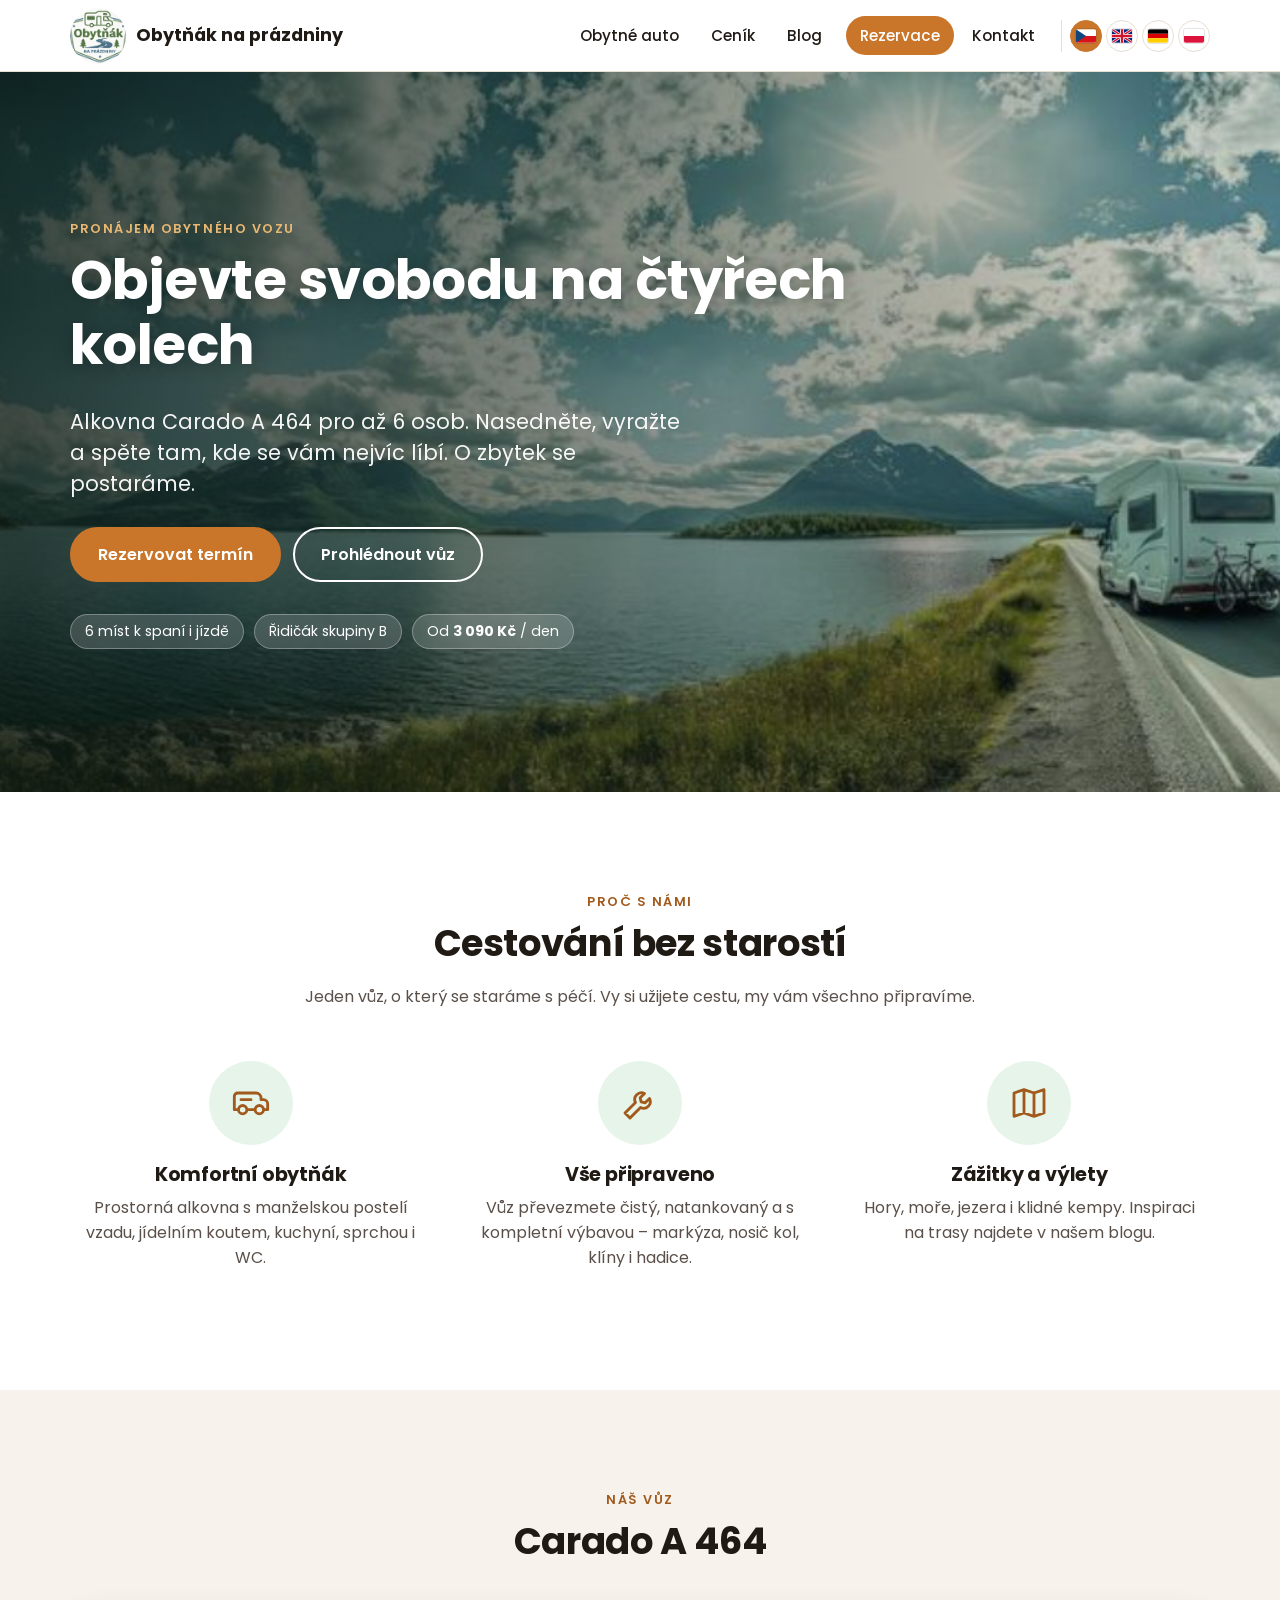
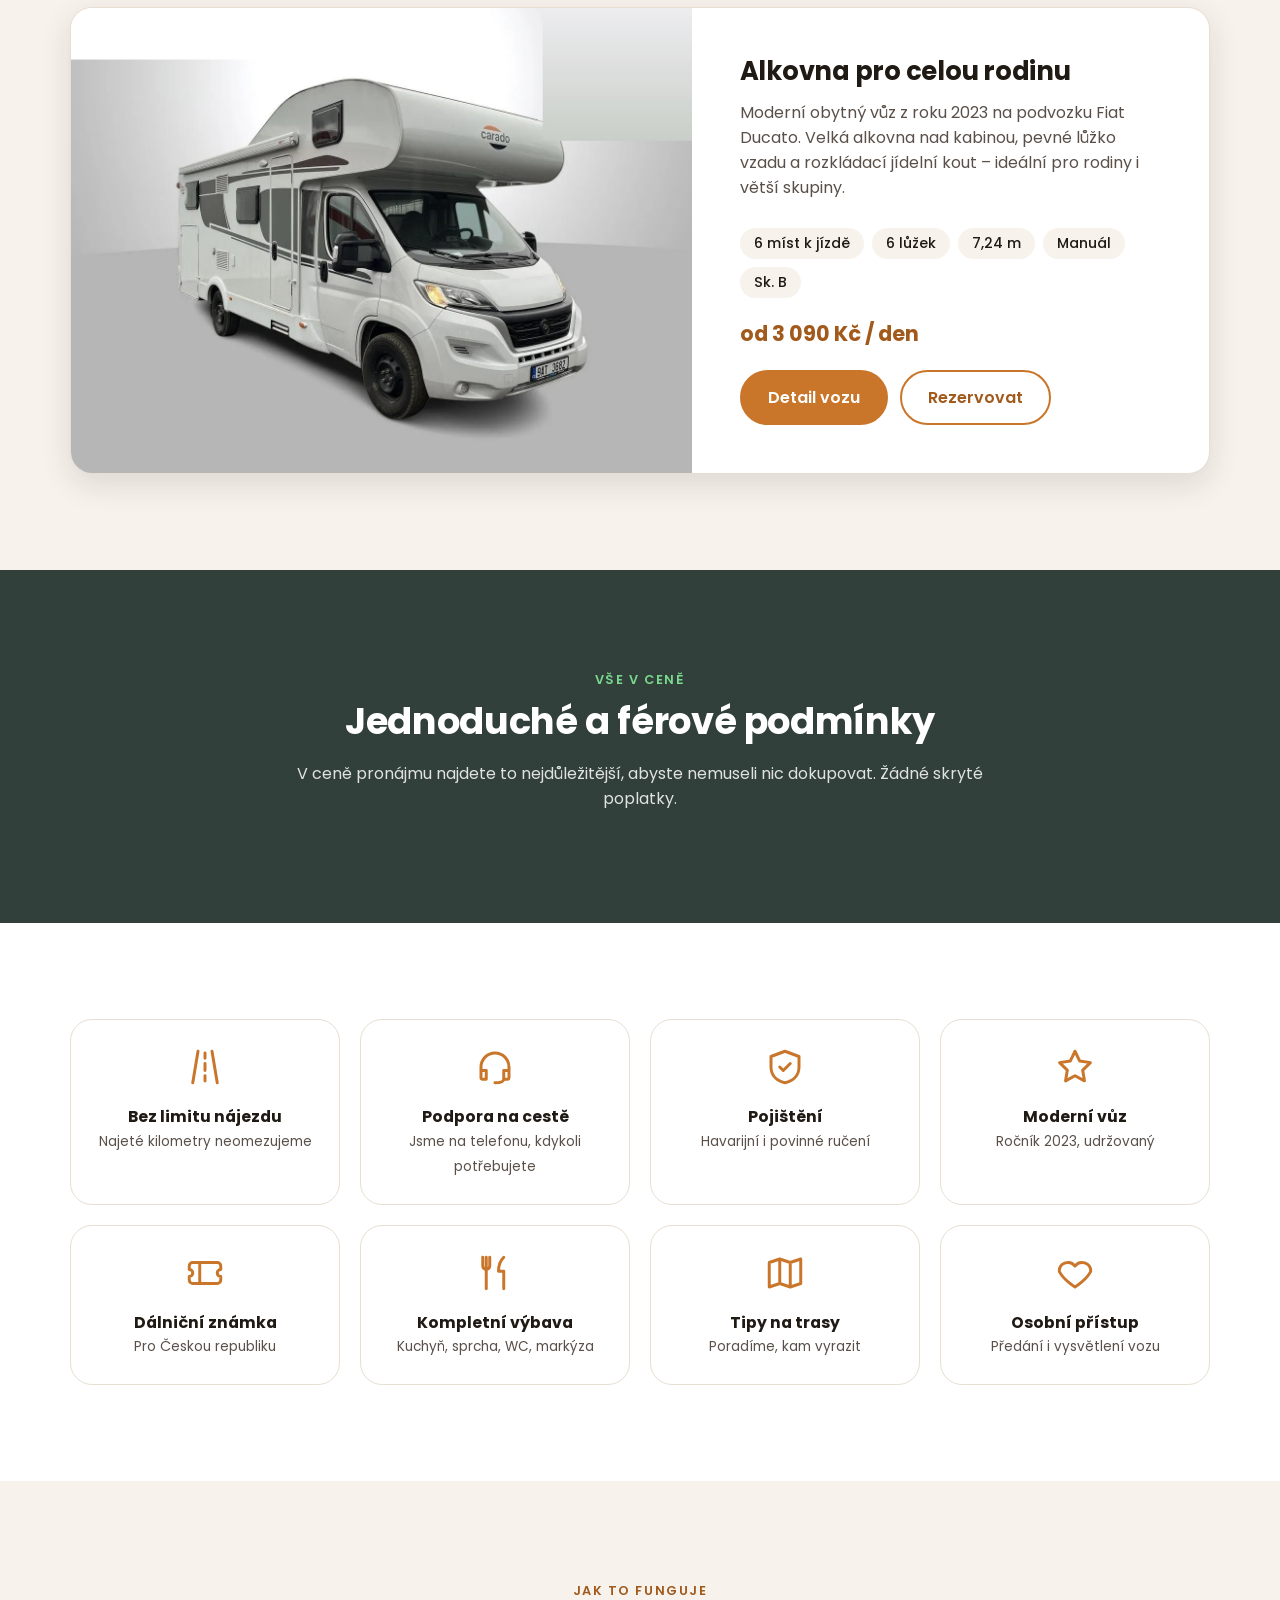
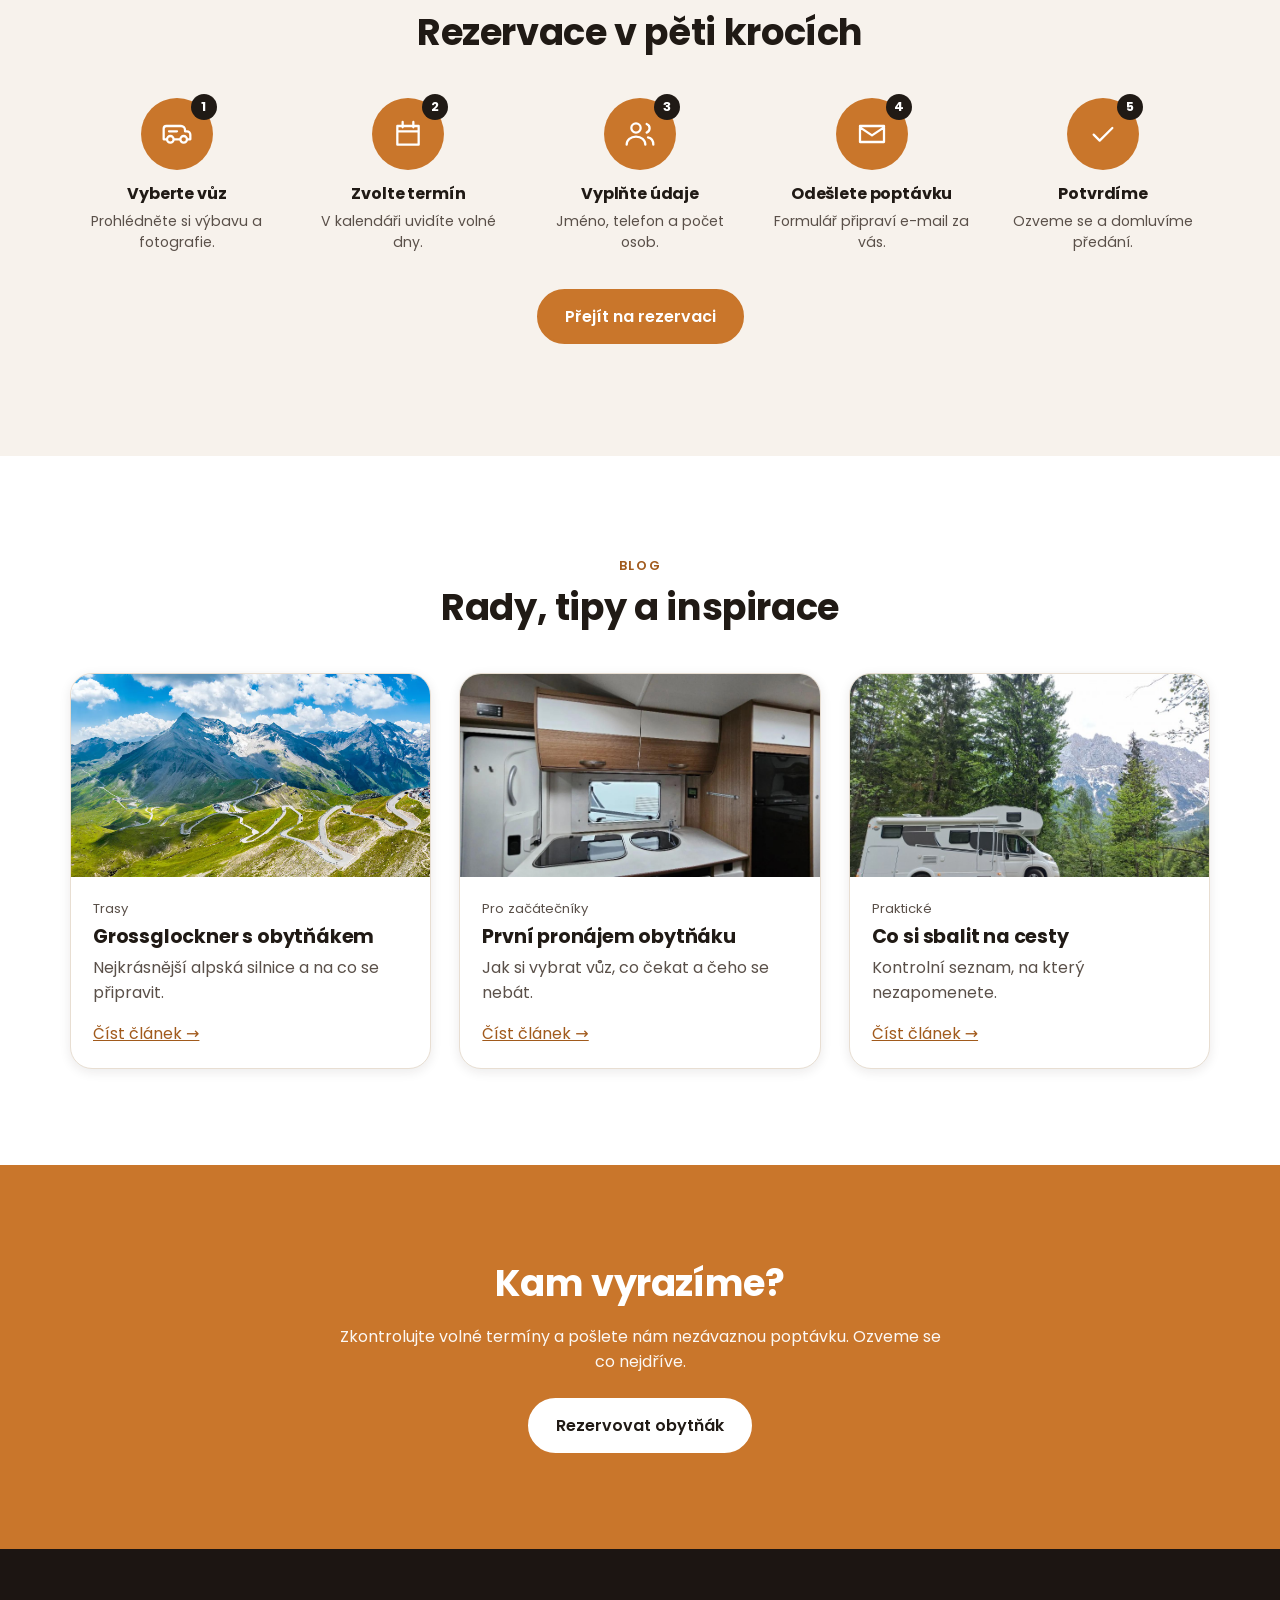
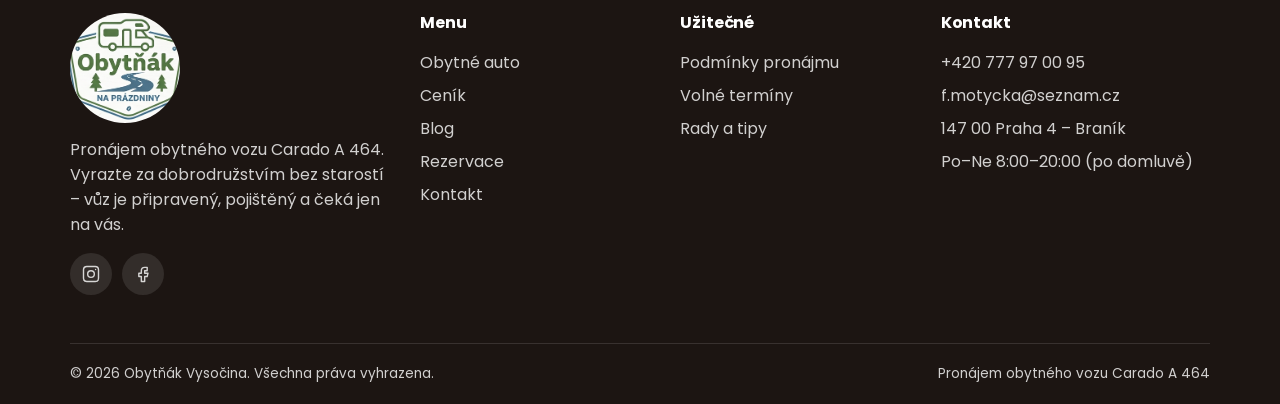
<file: index.html>
﻿<!DOCTYPE html>
<html lang="cs">
<head>
  <meta charset="utf-8">
  <meta name="viewport" content="width=device-width, initial-scale=1">
  <title>Obytňák Vysočina – pronájem obytného vozu Carado A 464</title>
  <meta name="description" content="Pronájem obytného vozu Carado A 464 pro 6 osob. Neomezená svoboda, jednoduchá rezervace, vůz připravený na cestu.">
  <link rel="preconnect" href="https://fonts.googleapis.com">
  <link rel="preconnect" href="https://fonts.gstatic.com" crossorigin>
  <link href="https://fonts.googleapis.com/css2?family=Poppins:wght@400;500;600;700&display=swap" rel="stylesheet">
  <link rel="icon" href="src/logo.png"><link rel="stylesheet" href="css/style.css">
</head>
<body data-page="index">
  <header class="site-header">
    <div class="wrap">
      <a class="logo" href="index.html" aria-label="Obytňák Vysočina – úvodní stránka">
        <img src="src/logo.png" alt="Obytňák Vysočina" width="56" height="56">
        <span class="logo-text" data-i18n="logo.tagline">Obytňák na prázdniny</span>
      </a>
      <button class="burger" aria-label="Menu" aria-expanded="false" aria-controls="nav"><span></span></button>
      <nav class="nav" id="nav">
        <a href="obytne-auto.html" data-i18n="nav.auto">Obytné auto</a>
        <a href="cenik.html" data-i18n="nav.pricing">Ceník</a>
        <a href="blog.html" data-i18n="nav.blog">Blog</a>
        <a href="rezervace.html" class="cta" data-i18n="nav.reservation">Rezervace</a>
        <a href="kontakt.html" data-i18n="nav.contact">Kontakt</a>
        <span class="lang-switch"></span>
      </nav>
    </div>
  </header>

  <!-- HERO -->
  <section class="hero" style="background-image:url('src/pozadi.png')">
    <div class="wrap">
      <span class="eyebrow" style="color:#e8b872" data-i18n="hero.eyebrow">Pronájem obytného vozu</span>
      <h1 data-i18n="hero.title">Objevte svobodu na čtyřech kolech</h1>
      <p class="lead" data-i18n="hero.lead">Alkovna Carado A 464 pro až 6 osob. Nasedněte, vyražte a spěte tam, kde se vám nejvíc líbí. O zbytek se postaráme.</p>
      <div class="actions">
        <a class="btn" href="rezervace.html" data-i18n="hero.cta.book">Rezervovat termín</a>
        <a class="btn outline-light" href="obytne-auto.html" data-i18n="hero.cta.view">Prohlédnout vůz</a>
      </div>
      <div class="hero-badges">
        <span data-i18n="hero.badge.seats">6 míst k spaní i jízdě</span>
        <span data-i18n="hero.badge.license">Řidičák skupiny B</span>
        <span data-i18n="hero.badge.price">Od <b>3 090 Kč</b> / den</span>
      </div>
    </div>
  </section>

  <!-- TŘI PILÍŘE -->
  <section class="section">
    <div class="wrap">
      <div class="section-head">
        <span class="eyebrow" data-i18n="why.eyebrow">Proč s námi</span>
        <h2 data-i18n="why.title">Cestování bez starostí</h2>
        <p data-i18n="why.lead">Jeden vůz, o který se staráme s péčí. Vy si užijete cestu, my vám všechno připravíme.</p>
      </div>
      <div class="grid g3">
        <div class="pillar">
          <span class="ico"><svg viewBox="0 0 24 24" fill="none" stroke="currentColor" stroke-width="1.7" stroke-linecap="round" stroke-linejoin="round" aria-hidden="true"><path d="M2 16V8a2 2 0 012-2h11a3 3 0 013 3v1h1.5A2.5 2.5 0 0122 12.5V16M2 16h2.5M9.5 16h5M19.5 16H22M7 18.5a2.5 2.5 0 100-5 2.5 2.5 0 000 5zM17 18.5a2.5 2.5 0 100-5 2.5 2.5 0 000 5zM6 10h6"/></svg></span>
          <h3 data-i18n="why.pillar1.title">Komfortní obytňák</h3>
          <p data-i18n="why.pillar1.text">Prostorná alkovna s manželskou postelí vzadu, jídelním koutem, kuchyní, sprchou i WC.</p>
        </div>
        <div class="pillar">
          <span class="ico"><svg viewBox="0 0 24 24" fill="none" stroke="currentColor" stroke-width="1.7" stroke-linecap="round" stroke-linejoin="round" aria-hidden="true"><path d="M14.7 6.3a4 4 0 00-5.4 5.4L3 18l3 3 6.3-6.3a4 4 0 005.4-5.4l-2.6 2.6-2.4-.6-.6-2.4 2.6-2.6z"/></svg></span>
          <h3 data-i18n="why.pillar2.title">Vše připraveno</h3>
          <p data-i18n="why.pillar2.text">Vůz převezmete čistý, natankovaný a s kompletní výbavou – markýza, nosič kol, klíny i hadice.</p>
        </div>
        <div class="pillar">
          <span class="ico"><svg viewBox="0 0 24 24" fill="none" stroke="currentColor" stroke-width="1.7" stroke-linecap="round" stroke-linejoin="round" aria-hidden="true"><path d="M9 4L3 6v14l6-2 6 2 6-2V4l-6 2-6-2zM9 4v14M15 6v14"/></svg></span>
          <h3 data-i18n="why.pillar3.title">Zážitky a výlety</h3>
          <p data-i18n="why.pillar3.text">Hory, moře, jezera i klidné kempy. Inspiraci na trasy najdete v našem blogu.</p>
        </div>
      </div>
    </div>
  </section>

  <!-- VŮZ -->
  <section class="section alt">
    <div class="wrap">
      <div class="section-head">
        <span class="eyebrow" data-i18n="vehicle.eyebrow">Náš vůz</span>
        <h2 data-i18n="vehicle.name">Carado A 464</h2>
      </div>
      <div class="featured">
        <div class="pic" role="img" aria-label="Obytný vůz Carado A 464" style="background-image:url('src/carado-a464-ext-predek.jpg');background-position:center 62%"></div>
        <div class="info">
          <h3 style="font-size:1.6rem" data-i18n="vehicle.subtitle">Alkovna pro celou rodinu</h3>
          <p class="muted" data-i18n="vehicle.text">Moderní obytný vůz z roku 2023 na podvozku Fiat Ducato. Velká alkovna nad kabinou, pevné lůžko vzadu a rozkládací jídelní kout – ideální pro rodiny i větší skupiny.</p>
          <div class="chips"><span data-i18n="vehicle.chip.seats">6 míst k jízdě</span><span data-i18n="vehicle.chip.beds">6 lůžek</span><span>7,24 m</span><span data-i18n="vehicle.chip.gearbox">Manuál</span><span>Sk. B</span></div>
          <p class="price" style="font-size:1.3rem;font-weight:700;color:var(--green-dark)"><span data-i18n="vehicle.priceFrom">od</span> <span>3 090 Kč</span> <span data-i18n="vehicle.perDay">/ den</span></p>
          <div style="display:flex;flex-wrap:wrap;gap:12px">
            <a class="btn" href="obytne-auto.html" data-i18n="vehicle.cta.detail">Detail vozu</a>
            <a class="btn ghost" href="rezervace.html" data-i18n="vehicle.cta.book">Rezervovat</a>
          </div>
        </div>
      </div>
    </div>
  </section>

  <!-- ALL INCLUSIVE -->
  <section class="section texture">
    <div class="wrap">
      <div class="section-head" style="margin-bottom:0">
        <span class="eyebrow" data-i18n="allinclusive.eyebrow">Vše v ceně</span>
        <h2 data-i18n="allinclusive.title">Jednoduché a férové podmínky</h2>
        <p data-i18n="allinclusive.text">V ceně pronájmu najdete to nejdůležitější, abyste nemuseli nic dokupovat. Žádné skryté poplatky.</p>
      </div>
    </div>
  </section>

  <!-- 8 VÝHOD -->
  <section class="section">
    <div class="wrap">
      <div class="benefits">
        <div class="benefit"><span><svg viewBox="0 0 24 24" fill="none" stroke="currentColor" stroke-width="1.7" stroke-linecap="round" stroke-linejoin="round" aria-hidden="true"><path d="M5 21L8 3M19 21L16 3M12 4v3M12 10v4M12 17v3"/></svg></span><strong data-i18n="benefit.mileage.title">Bez limitu nájezdu</strong><span data-i18n="benefit.mileage.text">Najeté kilometry neomezujeme</span></div>
        <div class="benefit"><span><svg viewBox="0 0 24 24" fill="none" stroke="currentColor" stroke-width="1.7" stroke-linecap="round" stroke-linejoin="round" aria-hidden="true"><path d="M4 14v-2a8 8 0 0116 0v2M4 14h3v5H5a1 1 0 01-1-1v-4zM20 14h-3v5h2a1 1 0 001-1v-4zM17 19c0 1.5-2 2-5 2"/></svg></span><strong data-i18n="benefit.support.title">Podpora na cestě</strong><span data-i18n="benefit.support.text">Jsme na telefonu, kdykoli potřebujete</span></div>
        <div class="benefit"><span><svg viewBox="0 0 24 24" fill="none" stroke="currentColor" stroke-width="1.7" stroke-linecap="round" stroke-linejoin="round" aria-hidden="true"><path d="M12 3l8 3v6c0 5-3.5 8-8 9-4.5-1-8-4-8-9V6l8-3zM9 12l2 2 4-4"/></svg></span><strong data-i18n="benefit.insurance.title">Pojištění</strong><span data-i18n="benefit.insurance.text">Havarijní i povinné ručení</span></div>
        <div class="benefit"><span><svg viewBox="0 0 24 24" fill="none" stroke="currentColor" stroke-width="1.7" stroke-linecap="round" stroke-linejoin="round" aria-hidden="true"><path d="M12 3l2.7 5.6 6.1.9-4.4 4.3 1 6.1L12 17l-5.4 2.9 1-6.1L3.2 9.5l6.1-.9L12 3z"/></svg></span><strong data-i18n="benefit.modern.title">Moderní vůz</strong><span data-i18n="benefit.modern.text">Ročník 2023, udržovaný</span></div>
        <div class="benefit"><span><svg viewBox="0 0 24 24" fill="none" stroke="currentColor" stroke-width="1.7" stroke-linecap="round" stroke-linejoin="round" aria-hidden="true"><path d="M3 8a2 2 0 012-2h14a2 2 0 012 2v2a2 2 0 000 4v2a2 2 0 01-2 2H5a2 2 0 01-2-2v-2a2 2 0 000-4V8zM9 6v12"/></svg></span><strong data-i18n="benefit.vignette.title">Dálniční známka</strong><span data-i18n="benefit.vignette.text">Pro Českou republiku</span></div>
        <div class="benefit"><span><svg viewBox="0 0 24 24" fill="none" stroke="currentColor" stroke-width="1.7" stroke-linecap="round" stroke-linejoin="round" aria-hidden="true"><path d="M7 3v8M5 3v5a2 2 0 004 0V3M7 11v10M17 3c-2 2-3 5-3 8h3v10"/></svg></span><strong data-i18n="benefit.equip.title">Kompletní výbava</strong><span data-i18n="benefit.equip.text">Kuchyň, sprcha, WC, markýza</span></div>
        <div class="benefit"><span><svg viewBox="0 0 24 24" fill="none" stroke="currentColor" stroke-width="1.7" stroke-linecap="round" stroke-linejoin="round" aria-hidden="true"><path d="M9 4L3 6v14l6-2 6 2 6-2V4l-6 2-6-2zM9 4v14M15 6v14"/></svg></span><strong data-i18n="benefit.tips.title">Tipy na trasy</strong><span data-i18n="benefit.tips.text">Poradíme, kam vyrazit</span></div>
        <div class="benefit"><span><svg viewBox="0 0 24 24" fill="none" stroke="currentColor" stroke-width="1.7" stroke-linecap="round" stroke-linejoin="round" aria-hidden="true"><path d="M12 20s-7-4.4-9-9a5 5 0 019-3 5 5 0 019 3c-2 4.6-9 9-9 9z"/></svg></span><strong data-i18n="benefit.personal.title">Osobní přístup</strong><span data-i18n="benefit.personal.text">Předání i vysvětlení vozu</span></div>
      </div>
    </div>
  </section>

  <!-- KROKY -->
  <section class="section alt">
    <div class="wrap">
      <div class="section-head">
        <span class="eyebrow" data-i18n="steps.eyebrow">Jak to funguje</span>
        <h2 data-i18n="index.steps.title">Rezervace v pěti krocích</h2>
      </div>
      <div class="steps">
        <div class="step"><span class="ico"><svg viewBox="0 0 24 24" fill="none" stroke="currentColor" stroke-width="1.7" stroke-linecap="round" stroke-linejoin="round" aria-hidden="true"><path d="M2 16V8a2 2 0 012-2h11a3 3 0 013 3v1h1.5A2.5 2.5 0 0122 12.5V16M2 16h2.5M9.5 16h5M19.5 16H22M7 18.5a2.5 2.5 0 100-5 2.5 2.5 0 000 5zM17 18.5a2.5 2.5 0 100-5 2.5 2.5 0 000 5zM6 10h6"/></svg></span><h3 data-i18n="index.step1.title">Vyberte vůz</h3><p data-i18n="index.step1.text">Prohlédněte si výbavu a fotografie.</p></div>
        <div class="step"><span class="ico"><svg viewBox="0 0 24 24" fill="none" stroke="currentColor" stroke-width="1.7" stroke-linecap="round" stroke-linejoin="round" aria-hidden="true"><path d="M4 6h16v14H4zM4 10h16M8 3v4M16 3v4"/></svg></span><h3 data-i18n="index.step2.title">Zvolte termín</h3><p data-i18n="index.step2.text">V kalendáři uvidíte volné dny.</p></div>
        <div class="step"><span class="ico"><svg viewBox="0 0 24 24" fill="none" stroke="currentColor" stroke-width="1.7" stroke-linecap="round" stroke-linejoin="round" aria-hidden="true"><path d="M9 11a3.5 3.5 0 100-7 3.5 3.5 0 000 7zM2 20c0-3.5 3-6 7-6s7 2.5 7 6M17 4.5a3.5 3.5 0 010 6.5M18 14.5c2.5.6 4 2.6 4 5.5"/></svg></span><h3 data-i18n="index.step3.title">Vyplňte údaje</h3><p data-i18n="index.step3.text">Jméno, telefon a počet osob.</p></div>
        <div class="step"><span class="ico"><svg viewBox="0 0 24 24" fill="none" stroke="currentColor" stroke-width="1.7" stroke-linecap="round" stroke-linejoin="round" aria-hidden="true"><path d="M3 6h18v12H3zM3 7l9 6 9-6"/></svg></span><h3 data-i18n="index.step4.title">Odešlete poptávku</h3><p data-i18n="index.step4.text">Formulář připraví e-mail za vás.</p></div>
        <div class="step"><span class="ico"><svg viewBox="0 0 24 24" fill="none" stroke="currentColor" stroke-width="1.7" stroke-linecap="round" stroke-linejoin="round" aria-hidden="true"><path d="M5 12.5l4.5 4.5L19 7.5"/></svg></span><h3 data-i18n="index.step5.title">Potvrdíme</h3><p data-i18n="index.step5.text">Ozveme se a domluvíme předání.</p></div>
      </div>
      <p class="center" style="margin-top:36px"><a class="btn" href="rezervace.html" data-i18n="index.steps.cta">Přejít na rezervaci</a></p>
    </div>
  </section>

  <!-- BLOG -->
  <section class="section">
    <div class="wrap">
      <div class="section-head">
        <span class="eyebrow" data-i18n="index.blog.eyebrow">Blog</span>
        <h2 data-i18n="index.blog.title">Rady, tipy a inspirace</h2>
      </div>
      <div class="grid g3">
        <article class="post">
          <img src="src/Grossglockner-Hochalpenstrasse-35c513e7-828b-4444-861d-616a0269dcc5.webp" alt="Serpentiny Grossglockner" loading="lazy">
          <div class="body"><span class="meta">Trasy</span><h3>Grossglockner s obytňákem</h3><p class="muted">Nejkrásnější alpská silnice a na co se připravit.</p><a href="blog.html#grossglockner">Číst článek →</a></div>
        </article>
        <article class="post">
          <img src="src/carado-a464-int-kuchyn.jpg" alt="Interiér obytného vozu" loading="lazy" style="object-position:center 40%">
          <div class="body"><span class="meta">Pro začátečníky</span><h3>První pronájem obytňáku</h3><p class="muted">Jak si vybrat vůz, co čekat a čeho se nebát.</p><a href="blog.html#prvni-pronajem">Číst článek →</a></div>
        </article>
        <article class="post">
          <img src="src/carado-a464-ext-priroda.jpg" alt="Obytný vůz Carado A 464" loading="lazy">
          <div class="body"><span class="meta">Praktické</span><h3>Co si sbalit na cesty</h3><p class="muted">Kontrolní seznam, na který nezapomenete.</p><a href="blog.html#co-sbalit">Číst článek →</a></div>
        </article>
      </div>
    </div>
  </section>

  <!-- CTA -->
  <section class="section cta-band">
    <div class="wrap">
      <h2 data-i18n="cta.title">Kam vyrazíme?</h2>
      <p data-i18n="cta.text">Zkontrolujte volné termíny a pošlete nám nezávaznou poptávku. Ozveme se co nejdříve.</p>
      <a class="btn light" href="rezervace.html" data-i18n="cta.button">Rezervovat obytňák</a>
    </div>
  </section>

  <footer class="site-footer">
    <!-- PATIČKA: stejný text je na každé stránce. Kontakty měňte na všech stránkách (hledejte telefon nebo e-mail). -->
    <div class="wrap">
      <div class="foot-grid">
        <div>
          <a class="logo footer-logo" href="index.html"><img src="src/logo.png" alt="Obytňák Vysočina" width="110" height="110"></a>
          <p data-i18n="footer.about">Pronájem obytného vozu Carado A 464. Vyrazte za dobrodružstvím bez starostí – vůz je připravený, pojištěný a čeká jen na vás.</p>
          <div class="socials">
            <a href="#" aria-label="Instagram" target="_blank" rel="noopener"><svg viewBox="0 0 24 24" fill="none" stroke="currentColor" stroke-width="1.7" stroke-linecap="round" stroke-linejoin="round" aria-hidden="true"><path d="M7 3h10a4 4 0 014 4v10a4 4 0 01-4 4H7a4 4 0 01-4-4V7a4 4 0 014-4zM12 16a4 4 0 100-8 4 4 0 000 8zM17.5 6.5h.01"/></svg></a>
            <a href="#" aria-label="Facebook" target="_blank" rel="noopener"><svg viewBox="0 0 24 24" fill="none" stroke="currentColor" stroke-width="1.7" stroke-linecap="round" stroke-linejoin="round" aria-hidden="true"><path d="M14 8h3V4h-3a4 4 0 00-4 4v3H7v4h3v6h4v-6h3l1-4h-4V8z"/></svg></a>
          </div>
        </div>
        <div>
          <h4 data-i18n="footer.menu">Menu</h4>
          <ul>
            <li><a href="obytne-auto.html" data-i18n="nav.auto">Obytné auto</a></li>
            <li><a href="cenik.html" data-i18n="nav.pricing">Ceník</a></li>
            <li><a href="blog.html" data-i18n="nav.blog">Blog</a></li>
            <li><a href="rezervace.html" data-i18n="nav.reservation">Rezervace</a></li>
            <li><a href="kontakt.html" data-i18n="nav.contact">Kontakt</a></li>
          </ul>
        </div>
        <div>
          <h4 data-i18n="footer.useful">Užitečné</h4>
          <ul>
            <li><a href="cenik.html#podminky" data-i18n="footer.useful.terms">Podmínky pronájmu</a></li>
            <li><a href="rezervace.html" data-i18n="footer.useful.dates">Volné termíny</a></li>
            <li><a href="blog.html" data-i18n="footer.useful.tips">Rady a tipy</a></li>
          </ul>
        </div>
        <div>
          <h4 data-i18n="footer.contact">Kontakt</h4>
          <ul>
            <li><a href="tel:+420777970095">+420 777 97 00 95</a></li>
            <li><a href="mailto:f.motycka@seznam.cz">f.motycka@seznam.cz</a></li>
            <li>147 00 Praha 4 – Braník</li>
            <li data-i18n="footer.hours">Po–Ne 8:00–20:00 (po domluvě)</li>
          </ul>
        </div>
      </div>
      <div class="copy">
        <span>© <span id="year">2026</span> Obytňák Vysočina. <span data-i18n="footer.rights">Všechna práva vyhrazena.</span></span>
        <span data-i18n="footer.rental">Pronájem obytného vozu Carado A 464</span>
      </div>
    </div>
  </footer>
  <script src="js/i18n.js"></script>
  <script src="js/main.js"></script>
</body>
</html>
</file>
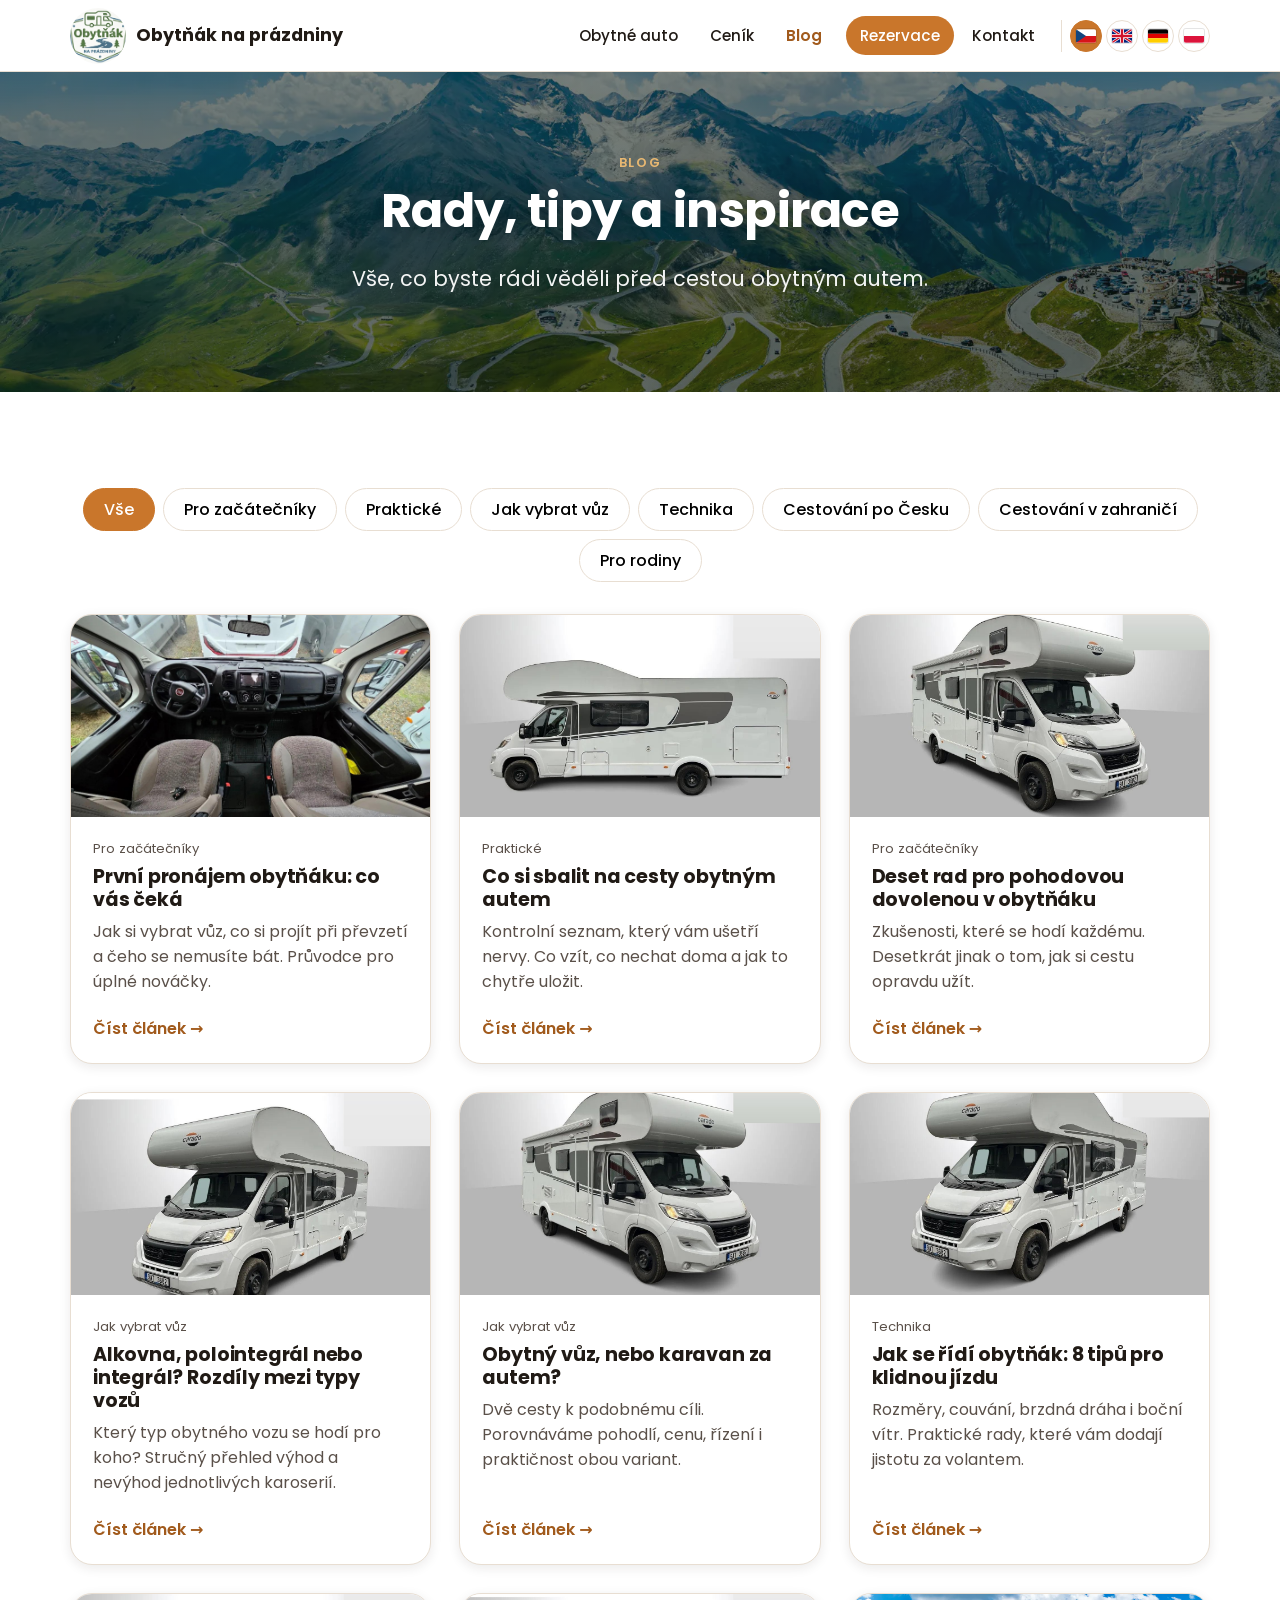
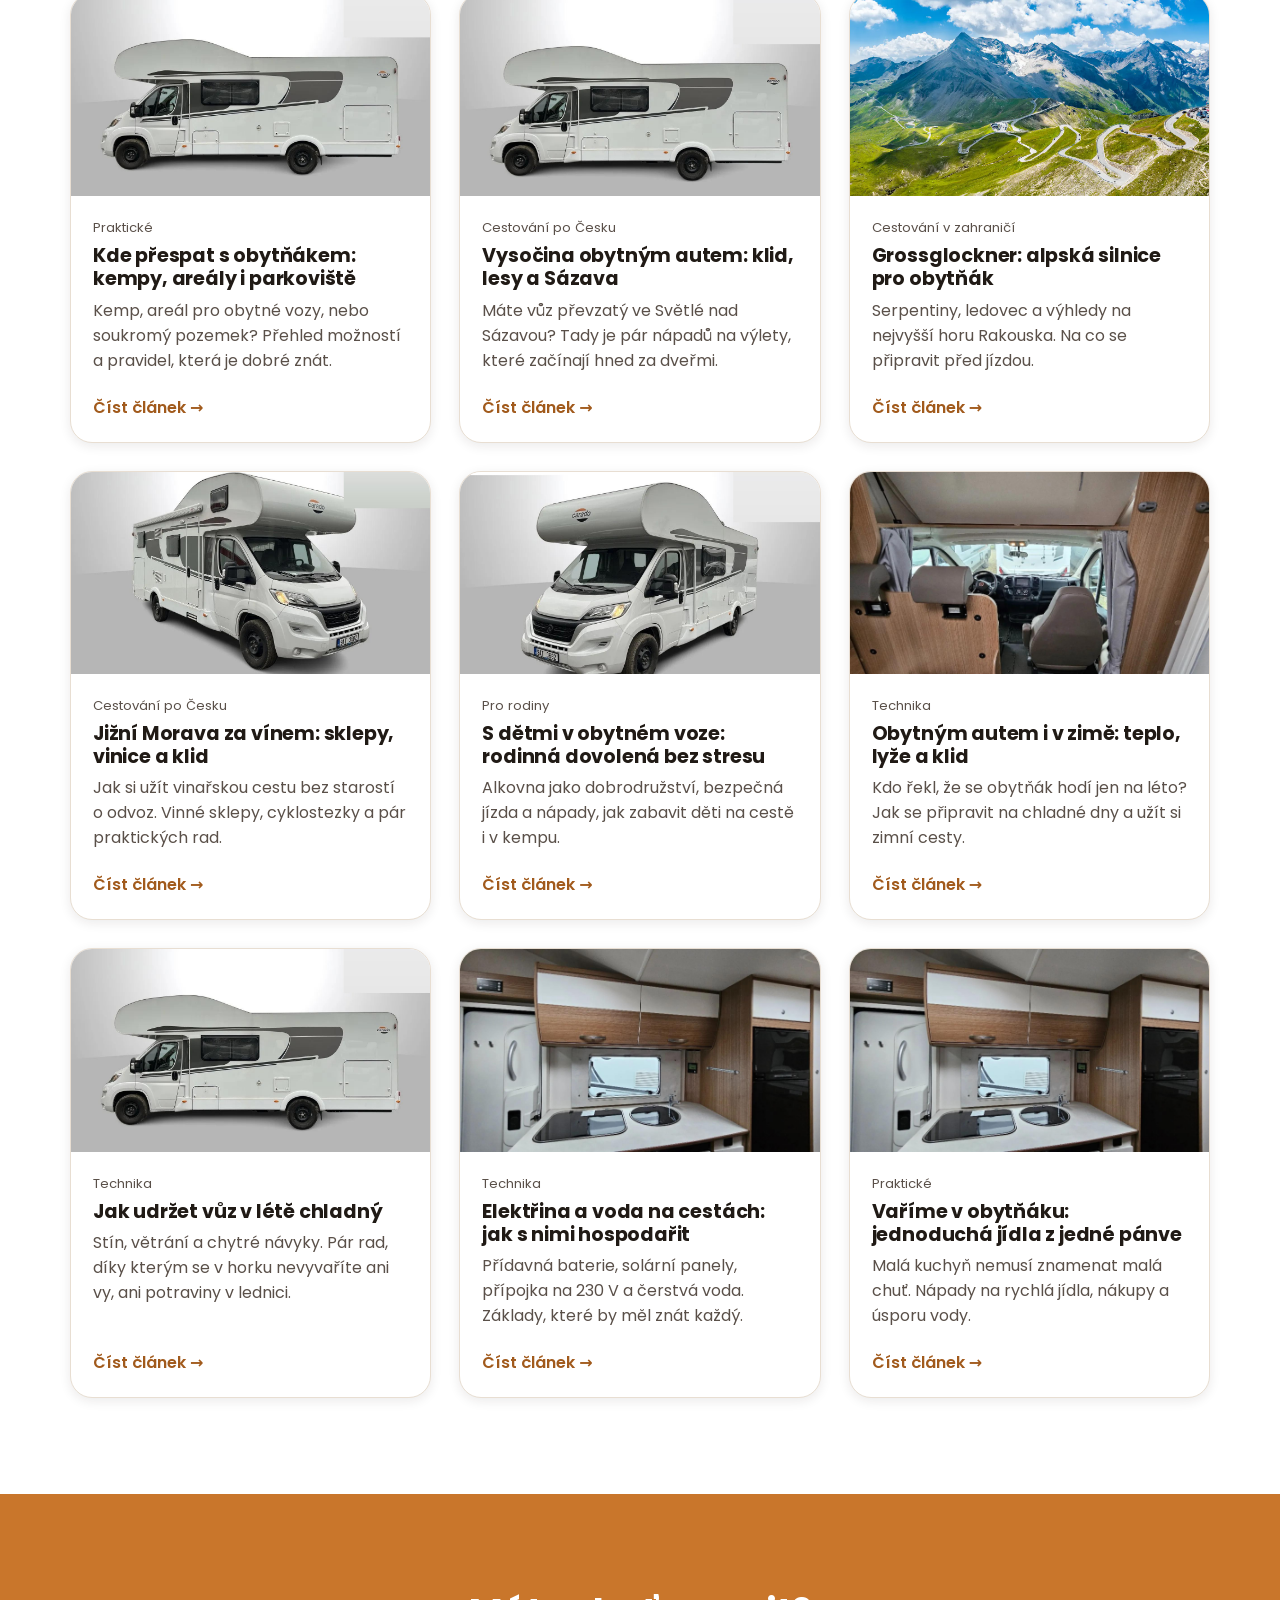
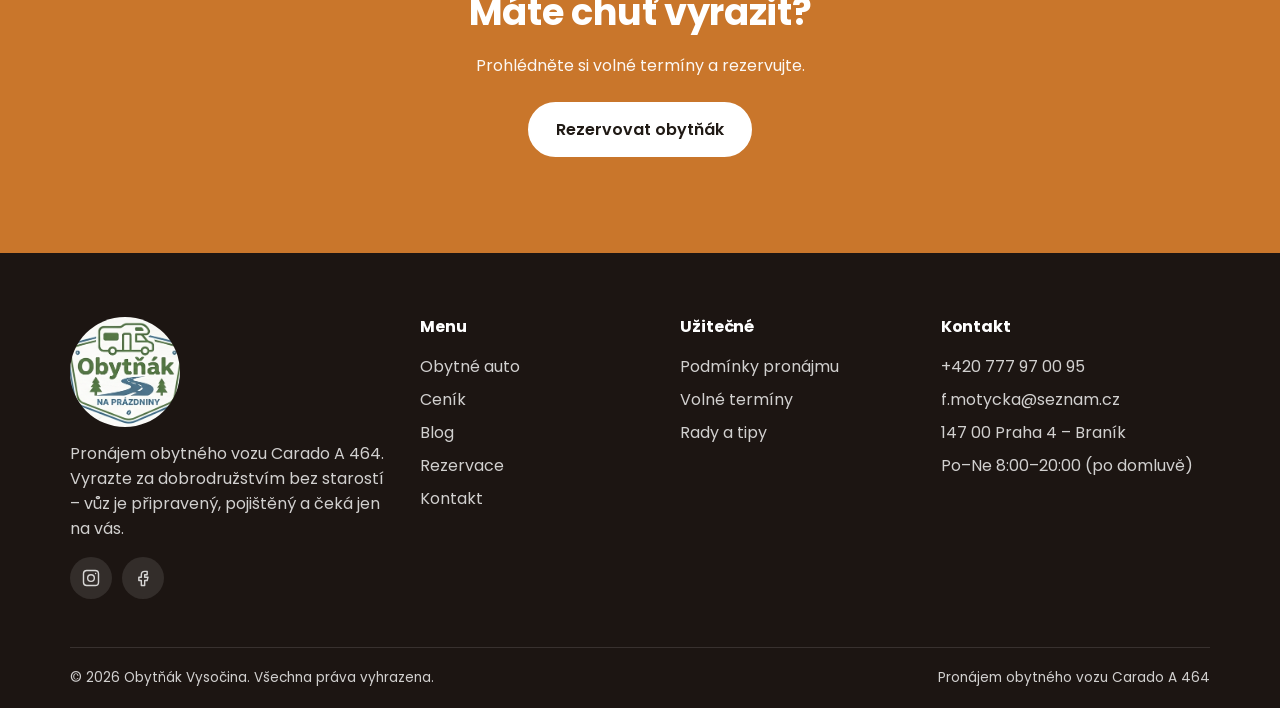
<file: blog.html>
﻿<!DOCTYPE html>
<html lang="cs">
<head>
  <meta charset="utf-8">
  <meta name="viewport" content="width=device-width, initial-scale=1">
  <title>Blog – rady a tipy pro cestování obytňákem</title>
  <meta name="description" content="Rady, tipy a inspirace pro cestování obytným autem – trasy, první pronájem, technika, kempy a další.">
  <link rel="preconnect" href="https://fonts.googleapis.com">
  <link rel="preconnect" href="https://fonts.gstatic.com" crossorigin>
  <link href="https://fonts.googleapis.com/css2?family=Poppins:wght@400;500;600;700&display=swap" rel="stylesheet">
  <link rel="icon" href="src/logo.png">
  <link rel="stylesheet" href="css/style.css">
</head>
<body data-page="blog">
  <header class="site-header">
    <div class="wrap">
      <a class="logo" href="index.html" aria-label="Obytňák Vysočina – úvodní stránka">
        <img src="src/logo.png" alt="Obytňák Vysočina" width="56" height="56">
        <span class="logo-text" data-i18n="logo.tagline">Obytňák na prázdniny</span>
      </a>
      <button class="burger" aria-label="Menu" aria-expanded="false" aria-controls="nav"><span></span></button>
      <nav class="nav" id="nav">
        <a href="obytne-auto.html" data-i18n="nav.auto">Obytné auto</a>
        <a href="cenik.html" data-i18n="nav.pricing">Ceník</a>
        <a href="blog.html" class="active" aria-current="page" data-i18n="nav.blog">Blog</a>
        <a href="rezervace.html" class="cta" data-i18n="nav.reservation">Rezervace</a>
        <a href="kontakt.html" data-i18n="nav.contact">Kontakt</a>
        <span class="lang-switch"></span>
      </nav>
    </div>
  </header>

  <section class="hero small" id="blogHero" style="background-image:url('src/Grossglockner-Hochalpenstrasse-35c513e7-828b-4444-861d-616a0269dcc5.webp')">
    <div class="wrap">
      <span class="eyebrow" style="color:#e8b872">Blog</span>
      <h1>Rady, tipy a inspirace</h1>
      <p class="lead">Vše, co byste rádi věděli před cestou obytným autem.</p>
    </div>
  </section>

  <!-- PŘEHLED ČLÁNKŮ -->
  <section class="section" id="blogList">
    <!--
      BLOG: každý článek je v tomto souboru dvakrát:
      1) karta v přehledu níže (název, krátký popis, fotka),
      2) celý článek dole v sekci "ČLÁNEK" (odkaz #adresa-článku).
      Nový článek přidáte zkopírováním jedné karty a jednoho článku a změnou adresy (id).
    -->
    <div class="wrap">
      <div class="filters" role="group" aria-label="Kategorie článků" data-target="#postGrid">
        <button class="on" data-cat="all">Vše</button>
        <button data-cat="Pro začátečníky">Pro začátečníky</button>
        <button data-cat="Praktické">Praktické</button>
        <button data-cat="Jak vybrat vůz">Jak vybrat vůz</button>
        <button data-cat="Technika">Technika</button>
        <button data-cat="Cestování po Česku">Cestování po Česku</button>
        <button data-cat="Cestování v zahraničí">Cestování v zahraničí</button>
        <button data-cat="Pro rodiny">Pro rodiny</button>
      </div>
      <div class="grid g3" id="postGrid">
        <article class="post" data-cat="Pro začátečníky">
          <a href="#prvni-pronajem" tabindex="-1" aria-hidden="true"><img src="src/carado-a464-int-kabina.jpg" alt="" loading="lazy" style="object-position:center 40%"></a>
          <div class="body">
            <span class="meta">Pro začátečníky</span>
            <h3><a href="#prvni-pronajem">První pronájem obytňáku: co vás čeká</a></h3>
            <p class="muted">Jak si vybrat vůz, co si projít při převzetí a čeho se nemusíte bát. Průvodce pro úplné nováčky.</p>
            <a class="more" href="#prvni-pronajem">Číst článek →</a>
          </div>
        </article>
        <article class="post" data-cat="Praktické">
          <a href="#co-sbalit" tabindex="-1" aria-hidden="true"><img src="src/carado-a464-ext-bok.jpg" alt="" loading="lazy" style="object-position:center"></a>
          <div class="body">
            <span class="meta">Praktické</span>
            <h3><a href="#co-sbalit">Co si sbalit na cesty obytným autem</a></h3>
            <p class="muted">Kontrolní seznam, který vám ušetří nervy. Co vzít, co nechat doma a jak to chytře uložit.</p>
            <a class="more" href="#co-sbalit">Číst článek →</a>
          </div>
        </article>
        <article class="post" data-cat="Pro začátečníky">
          <a href="#desatero-pohoda" tabindex="-1" aria-hidden="true"><img src="src/carado-a464-ext-predek.jpg" alt="" loading="lazy" style="object-position:center 62%"></a>
          <div class="body">
            <span class="meta">Pro začátečníky</span>
            <h3><a href="#desatero-pohoda">Deset rad pro pohodovou dovolenou v obytňáku</a></h3>
            <p class="muted">Zkušenosti, které se hodí každému. Desetkrát jinak o tom, jak si cestu opravdu užít.</p>
            <a class="more" href="#desatero-pohoda">Číst článek →</a>
          </div>
        </article>
        <article class="post" data-cat="Jak vybrat vůz">
          <a href="#typy-obytnych-vozu" tabindex="-1" aria-hidden="true"><img src="src/carado-a464-ext-predek-2.jpg" alt="" loading="lazy" style="object-position:center 35%"></a>
          <div class="body">
            <span class="meta">Jak vybrat vůz</span>
            <h3><a href="#typy-obytnych-vozu">Alkovna, polointegrál nebo integrál? Rozdíly mezi typy vozů</a></h3>
            <p class="muted">Který typ obytného vozu se hodí pro koho? Stručný přehled výhod a nevýhod jednotlivých karoserií.</p>
            <a class="more" href="#typy-obytnych-vozu">Číst článek →</a>
          </div>
        </article>
        <article class="post" data-cat="Jak vybrat vůz">
          <a href="#obytnak-nebo-prives" tabindex="-1" aria-hidden="true"><img src="src/carado-a464-ext-predek.jpg" alt="" loading="lazy" style="object-position:center 70%"></a>
          <div class="body">
            <span class="meta">Jak vybrat vůz</span>
            <h3><a href="#obytnak-nebo-prives">Obytný vůz, nebo karavan za autem?</a></h3>
            <p class="muted">Dvě cesty k podobnému cíli. Porovnáváme pohodlí, cenu, řízení i praktičnost obou variant.</p>
            <a class="more" href="#obytnak-nebo-prives">Číst článek →</a>
          </div>
        </article>
        <article class="post" data-cat="Technika">
          <a href="#jak-se-ridi-obytnak" tabindex="-1" aria-hidden="true"><img src="src/carado-a464-ext-predek-2.jpg" alt="" loading="lazy" style="object-position:center 78%"></a>
          <div class="body">
            <span class="meta">Technika</span>
            <h3><a href="#jak-se-ridi-obytnak">Jak se řídí obytňák: 8 tipů pro klidnou jízdu</a></h3>
            <p class="muted">Rozměry, couvání, brzdná dráha i boční vítr. Praktické rady, které vám dodají jistotu za volantem.</p>
            <a class="more" href="#jak-se-ridi-obytnak">Číst článek →</a>
          </div>
        </article>
        <article class="post" data-cat="Praktické">
          <a href="#kde-prespat" tabindex="-1" aria-hidden="true"><img src="src/carado-a464-ext-bok.jpg" alt="" loading="lazy" style="object-position:left center"></a>
          <div class="body">
            <span class="meta">Praktické</span>
            <h3><a href="#kde-prespat">Kde přespat s obytňákem: kempy, areály i parkoviště</a></h3>
            <p class="muted">Kemp, areál pro obytné vozy, nebo soukromý pozemek? Přehled možností a pravidel, která je dobré znát.</p>
            <a class="more" href="#kde-prespat">Číst článek →</a>
          </div>
        </article>
        <article class="post" data-cat="Cestování po Česku">
          <a href="#vysocina-obytnakem" tabindex="-1" aria-hidden="true"><img src="src/carado-a464-ext-bok.jpg" alt="" loading="lazy" style="object-position:center 40%"></a>
          <div class="body">
            <span class="meta">Cestování po Česku</span>
            <h3><a href="#vysocina-obytnakem">Vysočina obytným autem: klid, lesy a Sázava</a></h3>
            <p class="muted">Máte vůz převzatý ve Světlé nad Sázavou? Tady je pár nápadů na výlety, které začínají hned za dveřmi.</p>
            <a class="more" href="#vysocina-obytnakem">Číst článek →</a>
          </div>
        </article>
        <article class="post" data-cat="Cestování v zahraničí">
          <a href="#grossglockner" tabindex="-1" aria-hidden="true"><img src="src/Grossglockner-Hochalpenstrasse-35c513e7-828b-4444-861d-616a0269dcc5.webp" alt="" loading="lazy" style="object-position:center 60%"></a>
          <div class="body">
            <span class="meta">Cestování v zahraničí</span>
            <h3><a href="#grossglockner">Grossglockner: alpská silnice pro obytňák</a></h3>
            <p class="muted">Serpentiny, ledovec a výhledy na nejvyšší horu Rakouska. Na co se připravit před jízdou.</p>
            <a class="more" href="#grossglockner">Číst článek →</a>
          </div>
        </article>
        <article class="post" data-cat="Cestování po Česku">
          <a href="#jizni-morava-vino" tabindex="-1" aria-hidden="true"><img src="src/carado-a464-ext-predek.jpg" alt="" loading="lazy" style="object-position:center 60%"></a>
          <div class="body">
            <span class="meta">Cestování po Česku</span>
            <h3><a href="#jizni-morava-vino">Jižní Morava za vínem: sklepy, vinice a klid</a></h3>
            <p class="muted">Jak si užít vinařskou cestu bez starostí o odvoz. Vinné sklepy, cyklostezky a pár praktických rad.</p>
            <a class="more" href="#jizni-morava-vino">Číst článek →</a>
          </div>
        </article>
        <article class="post" data-cat="Pro rodiny">
          <a href="#s-detmi" tabindex="-1" aria-hidden="true"><img src="src/carado-a464-ext-predek-2.jpg" alt="" loading="lazy" style="object-position:center 40%"></a>
          <div class="body">
            <span class="meta">Pro rodiny</span>
            <h3><a href="#s-detmi">S dětmi v obytném voze: rodinná dovolená bez stresu</a></h3>
            <p class="muted">Alkovna jako dobrodružství, bezpečná jízda a nápady, jak zabavit děti na cestě i v kempu.</p>
            <a class="more" href="#s-detmi">Číst článek →</a>
          </div>
        </article>
        <article class="post" data-cat="Technika">
          <a href="#zima-v-obytnaku" tabindex="-1" aria-hidden="true"><img src="src/carado-a464-int-kabina-zavesy.jpg" alt="" loading="lazy" style="object-position:center 55%"></a>
          <div class="body">
            <span class="meta">Technika</span>
            <h3><a href="#zima-v-obytnaku">Obytným autem i v zimě: teplo, lyže a klid</a></h3>
            <p class="muted">Kdo řekl, že se obytňák hodí jen na léto? Jak se připravit na chladné dny a užít si zimní cesty.</p>
            <a class="more" href="#zima-v-obytnaku">Číst článek →</a>
          </div>
        </article>
        <article class="post" data-cat="Technika">
          <a href="#leto-a-chlad" tabindex="-1" aria-hidden="true"><img src="src/carado-a464-ext-bok.jpg" alt="" loading="lazy" style="object-position:right center"></a>
          <div class="body">
            <span class="meta">Technika</span>
            <h3><a href="#leto-a-chlad">Jak udržet vůz v létě chladný</a></h3>
            <p class="muted">Stín, větrání a chytré návyky. Pár rad, díky kterým se v horku nevyvaříte ani vy, ani potraviny v lednici.</p>
            <a class="more" href="#leto-a-chlad">Číst článek →</a>
          </div>
        </article>
        <article class="post" data-cat="Technika">
          <a href="#elektrina-a-voda" tabindex="-1" aria-hidden="true"><img src="src/carado-a464-int-kuchyn.jpg" alt="" loading="lazy" style="object-position:center"></a>
          <div class="body">
            <span class="meta">Technika</span>
            <h3><a href="#elektrina-a-voda">Elektřina a voda na cestách: jak s nimi hospodařit</a></h3>
            <p class="muted">Přídavná baterie, solární panely, přípojka na 230 V a čerstvá voda. Základy, které by měl znát každý.</p>
            <a class="more" href="#elektrina-a-voda">Číst článek →</a>
          </div>
        </article>
        <article class="post" data-cat="Praktické">
          <a href="#varime-v-obytnaku" tabindex="-1" aria-hidden="true"><img src="src/carado-a464-int-kuchyn.jpg" alt="" loading="lazy" style="object-position:center 40%"></a>
          <div class="body">
            <span class="meta">Praktické</span>
            <h3><a href="#varime-v-obytnaku">Vaříme v obytňáku: jednoduchá jídla z jedné pánve</a></h3>
            <p class="muted">Malá kuchyň nemusí znamenat malá chuť. Nápady na rychlá jídla, nákupy a úsporu vody.</p>
            <a class="more" href="#varime-v-obytnaku">Číst článek →</a>
          </div>
        </article>
      </div>
    </div>
  </section>

  <!-- ČTENÍ JEDNOHO ČLÁNKU -->
  <div id="blogArticles">
  <!-- ČLÁNEK 1: První pronájem obytňáku: co vás čeká -->
  <section class="section article-page" id="prvni-pronajem">
    <div class="wrap article-wrap">
      <a class="back" href="blog.html">← Zpět na všechny články</a>
      <span class="eyebrow">Pro začátečníky</span>
      <h1>První pronájem obytňáku: co vás čeká</h1>
      <p class="lead-text">Jak si vybrat vůz, co si projít při převzetí a čeho se nemusíte bát. Průvodce pro úplné nováčky.</p>
      <img class="cover" src="src/carado-a464-int-kabina.jpg" alt="" style="object-position:center 40%">
      <div class="article">
    <p>Půjčit si obytný vůz poprvé je trochu jako první lyžařský výlet – z dálky to vypadá složitě, ale po pár hodinách se z vás stane profík. Většina začátečníků se dopředu bojí věcí, které se ve skutečnosti ukážou jako maličkosti.</p>
    <h2>Řidičský průkaz a řízení</h2>
    <p>Většinu pronajímaných obytných vozů zvládne řidič se skupinou B. Náš Carado A 464 mezi ně patří. Řídí se podobně jako větší dodávka: je vyšší, širší a delší než osobní auto, ale s parkovací kamerou a senzory se vám bude couvat překvapivě dobře.</p>
    <h2>Jak vybrat správnou velikost</h2>
    <p>Počítejte se dvěma věcmi: kolik vás pojede a kolik místa potřebujete na spaní. Větší vůz znamená víc pohodlí, ale i větší nároky na parkování a plánování trasy. Rodina se dvěma dětmi vystačí s alkovnou, pár vyrazí i na kratší víkend s menším vozem.</p>
    <h2>Předání vozu – na co se ptát</h2>
    <ul>
      <li>Jak se doplňuje a vypouští voda a kam patří odpadní vody.</li>
      <li>Jak funguje topení, lednice a elektřina (přídavná baterie, kabel na 230 V).</li>
      <li>Jak se rozkládá markýza a jak se skládají postele.</li>
      <li>Kolik vůz měří na výšku a šířku – a kde si dát pozor.</li>
      <li>Komu a kdy zavolat, když si nebudete jistí.</li>
    </ul>
    <div class="tip"><b>Tip:</b> Nechte si vše při převzetí názorně ukázat a natočte si to na telefon. Na cestě se vám záznam bude hodit víc než papírový návod.</div>
    <h2>Neplánujte příliš</h2>
    <p>Obytňák si žádá pomalejší tempo. Pro začátek vám bohatě stačí 150–250 kilometrů denně. První noc strávte v kempu poblíž místa předání – když něco zapomenete, jste v pár minutách zpátky.</p>
      </div>
      <div class="article-cta">
        <div><strong>Chcete to zkusit na vlastní kůži?</strong><br><span class="muted">Vyberte termín a rezervujte si náš Carado A 464.</span></div>
        <a class="btn" href="rezervace.html">Rezervovat vůz</a>
      </div>
      <div class="pager">
        <a href="#varime-v-obytnaku"><small>← Předchozí</small><span>Vaříme v obytňáku: jednoduchá jídla z jedné pánve</span></a>
        <a href="#co-sbalit" class="r"><small>Další →</small><span>Co si sbalit na cesty obytným autem</span></a>
      </div>
    </div>
    <div class="wrap" style="margin-top:56px">
      <h2 class="center" style="font-size:1.5rem">Další články</h2>
      <div class="grid g3" style="margin-top:24px">
        <article class="post" data-cat="Pro začátečníky">
          <a href="#desatero-pohoda" tabindex="-1" aria-hidden="true"><img src="src/carado-a464-ext-predek.jpg" alt="" loading="lazy" style="object-position:center 62%"></a>
          <div class="body">
            <span class="meta">Pro začátečníky</span>
            <h3><a href="#desatero-pohoda">Deset rad pro pohodovou dovolenou v obytňáku</a></h3>
            <p class="muted">Zkušenosti, které se hodí každému. Desetkrát jinak o tom, jak si cestu opravdu užít.</p>
            <a class="more" href="#desatero-pohoda">Číst článek →</a>
          </div>
        </article>
        <article class="post" data-cat="Praktické">
          <a href="#co-sbalit" tabindex="-1" aria-hidden="true"><img src="src/carado-a464-ext-bok.jpg" alt="" loading="lazy" style="object-position:center"></a>
          <div class="body">
            <span class="meta">Praktické</span>
            <h3><a href="#co-sbalit">Co si sbalit na cesty obytným autem</a></h3>
            <p class="muted">Kontrolní seznam, který vám ušetří nervy. Co vzít, co nechat doma a jak to chytře uložit.</p>
            <a class="more" href="#co-sbalit">Číst článek →</a>
          </div>
        </article>
        <article class="post" data-cat="Jak vybrat vůz">
          <a href="#typy-obytnych-vozu" tabindex="-1" aria-hidden="true"><img src="src/carado-a464-ext-predek-2.jpg" alt="" loading="lazy" style="object-position:center 35%"></a>
          <div class="body">
            <span class="meta">Jak vybrat vůz</span>
            <h3><a href="#typy-obytnych-vozu">Alkovna, polointegrál nebo integrál? Rozdíly mezi typy vozů</a></h3>
            <p class="muted">Který typ obytného vozu se hodí pro koho? Stručný přehled výhod a nevýhod jednotlivých karoserií.</p>
            <a class="more" href="#typy-obytnych-vozu">Číst článek →</a>
          </div>
        </article>
      </div>
    </div>
  </section>

  <!-- ČLÁNEK 2: Co si sbalit na cesty obytným autem -->
  <section class="section article-page" id="co-sbalit">
    <div class="wrap article-wrap">
      <a class="back" href="blog.html">← Zpět na všechny články</a>
      <span class="eyebrow">Praktické</span>
      <h1>Co si sbalit na cesty obytným autem</h1>
      <p class="lead-text">Kontrolní seznam, který vám ušetří nervy. Co vzít, co nechat doma a jak to chytře uložit.</p>
      <img class="cover" src="src/carado-a464-ext-bok.jpg" alt="" style="object-position:center">
      <div class="article">
    <p>V obytném voze platí jednoduché pravidlo: kolik věcí vezmete, tolik jich musíte umět uložit. Zároveň se ale nechcete ocitnout v kempu bez toho, co zrovna potřebujete. Tady je seznam, se kterým vyrazí kdokoli.</p>
    <h2>Doklady a papíry</h2>
    <ul>
      <li>Občanské průkazy, řidičský průkaz, případně pas</li>
      <li>Kartička zdravotního pojištění (do zahraničí evropský průkaz)</li>
      <li>Rezervace kempů a smlouva o pronájmu</li>
    </ul>
    <h2>Oblečení</h2>
    <p>Balte do vrstev, ne do kufrů. Měkké tašky se dají vecpat do všech skříněk, tvrdé kufry ne. Nezapomeňte na pevnou obuv, pláštěnku a něco teplého na večery – i v létě se po západu slunce ochladí.</p>
    <h2>Kuchyň a jídlo</h2>
    <ul>
      <li>Základ na dva dny: těstoviny, rýže, konzervy, koření, olej, káva</li>
      <li>Pár kuchyňských utěrek a houbiček, odpadkové pytle</li>
      <li>Nádobí, příbory a hrnce podle počtu osob</li>
    </ul>
    <h2>Hygiena a zdraví</h2>
    <p>Osušky, hygienické potřeby, opalovací krém, repelent a lékárnička. Do vozu nevozte nic, co je citlivé na teplo, aniž byste to hlídali – v létě se vnitřek přes den zahřeje.</p>
    <h2>Zábava na večery</h2>
    <p>Deskové hry, karty, kniha, hudba v telefonu. Večery pod markýzou patří k tomu nejlepšímu, co karavaning nabízí.</p>
    <div class="tip"><b>Tip:</b> Nechte doma všechno, co jste nepoužili na posledním výletě. Vůz rád jezdí zbytečně nenaložený.</div>
      </div>
      <div class="article-cta">
        <div><strong>Chcete to zkusit na vlastní kůži?</strong><br><span class="muted">Vyberte termín a rezervujte si náš Carado A 464.</span></div>
        <a class="btn" href="rezervace.html">Rezervovat vůz</a>
      </div>
      <div class="pager">
        <a href="#prvni-pronajem"><small>← Předchozí</small><span>První pronájem obytňáku: co vás čeká</span></a>
        <a href="#desatero-pohoda" class="r"><small>Další →</small><span>Deset rad pro pohodovou dovolenou v obytňáku</span></a>
      </div>
    </div>
    <div class="wrap" style="margin-top:56px">
      <h2 class="center" style="font-size:1.5rem">Další články</h2>
      <div class="grid g3" style="margin-top:24px">
        <article class="post" data-cat="Praktické">
          <a href="#kde-prespat" tabindex="-1" aria-hidden="true"><img src="src/carado-a464-ext-bok.jpg" alt="" loading="lazy" style="object-position:left center"></a>
          <div class="body">
            <span class="meta">Praktické</span>
            <h3><a href="#kde-prespat">Kde přespat s obytňákem: kempy, areály i parkoviště</a></h3>
            <p class="muted">Kemp, areál pro obytné vozy, nebo soukromý pozemek? Přehled možností a pravidel, která je dobré znát.</p>
            <a class="more" href="#kde-prespat">Číst článek →</a>
          </div>
        </article>
        <article class="post" data-cat="Praktické">
          <a href="#varime-v-obytnaku" tabindex="-1" aria-hidden="true"><img src="src/carado-a464-int-kuchyn.jpg" alt="" loading="lazy" style="object-position:center 40%"></a>
          <div class="body">
            <span class="meta">Praktické</span>
            <h3><a href="#varime-v-obytnaku">Vaříme v obytňáku: jednoduchá jídla z jedné pánve</a></h3>
            <p class="muted">Malá kuchyň nemusí znamenat malá chuť. Nápady na rychlá jídla, nákupy a úsporu vody.</p>
            <a class="more" href="#varime-v-obytnaku">Číst článek →</a>
          </div>
        </article>
        <article class="post" data-cat="Pro začátečníky">
          <a href="#prvni-pronajem" tabindex="-1" aria-hidden="true"><img src="src/carado-a464-int-kabina.jpg" alt="" loading="lazy" style="object-position:center 40%"></a>
          <div class="body">
            <span class="meta">Pro začátečníky</span>
            <h3><a href="#prvni-pronajem">První pronájem obytňáku: co vás čeká</a></h3>
            <p class="muted">Jak si vybrat vůz, co si projít při převzetí a čeho se nemusíte bát. Průvodce pro úplné nováčky.</p>
            <a class="more" href="#prvni-pronajem">Číst článek →</a>
          </div>
        </article>
      </div>
    </div>
  </section>

  <!-- ČLÁNEK 3: Deset rad pro pohodovou dovolenou v obytňáku -->
  <section class="section article-page" id="desatero-pohoda">
    <div class="wrap article-wrap">
      <a class="back" href="blog.html">← Zpět na všechny články</a>
      <span class="eyebrow">Pro začátečníky</span>
      <h1>Deset rad pro pohodovou dovolenou v obytňáku</h1>
      <p class="lead-text">Zkušenosti, které se hodí každému. Desetkrát jinak o tom, jak si cestu opravdu užít.</p>
      <img class="cover" src="src/carado-a464-ext-predek.jpg" alt="" style="object-position:center 62%">
      <div class="article">
    <ol>
      <li><b>Rezervujte kempy s předstihem.</b> V létě a o svátcích bývají oblíbená místa brzy plná.</li>
      <li><b>Nastavte si nízké tempo.</b> Nejlepší dovolená není ta s nejvíce najetými kilometry, ale ta s nejvíce zastávkami.</li>
      <li><b>Řiďte se výškou vozu.</b> Před každým podjezdem, tunelem nebo lesní cestou vědět, kolik váš vůz měří na výšku i na délku.</li>
      <li><b>Před odjezdem projděte kontrolní seznam:</b> markýza zasunutá, okna zavřená, střešní okna zajištěná, schůdky sklopené, věci ve skříňkách zajištěné.</li>
      <li><b>Plňte nádrž včas.</b> Nečekejte na poslední kapku, čerpací stanice s obytňákem nemusí být vždy po ruce.</li>
      <li><b>Šetřete vodou.</b> Krátká sprcha a rozumné mytí nádobí vám vystačí déle, než čekáte.</li>
      <li><b>Držte pořádek.</b> Malý prostor si žádá, aby se věci vracely na své místo. Po každém jídle uklidit, každý večer rychle projít.</li>
      <li><b>Mějte plán B.</b> Počasí se mění. Vyberte si k trase pár alternativ, například muzeum, termály nebo kryté aquaparky.</li>
      <li><b>Sledujte pravidla v kempech.</b> Klid po 22:00, vjezd aut, třídění odpadu. Každé místo má svůj řád.</li>
      <li><b>Užívejte si.</b> Právě k tomu obytňák slouží. Neřešte, jestli je všechno dokonalé.</li>
    </ol>
      </div>
      <div class="article-cta">
        <div><strong>Chcete to zkusit na vlastní kůži?</strong><br><span class="muted">Vyberte termín a rezervujte si náš Carado A 464.</span></div>
        <a class="btn" href="rezervace.html">Rezervovat vůz</a>
      </div>
      <div class="pager">
        <a href="#co-sbalit"><small>← Předchozí</small><span>Co si sbalit na cesty obytným autem</span></a>
        <a href="#typy-obytnych-vozu" class="r"><small>Další →</small><span>Alkovna, polointegrál nebo integrál? Rozdíly mezi typy vozů</span></a>
      </div>
    </div>
    <div class="wrap" style="margin-top:56px">
      <h2 class="center" style="font-size:1.5rem">Další články</h2>
      <div class="grid g3" style="margin-top:24px">
        <article class="post" data-cat="Pro začátečníky">
          <a href="#prvni-pronajem" tabindex="-1" aria-hidden="true"><img src="src/carado-a464-int-kabina.jpg" alt="" loading="lazy" style="object-position:center 40%"></a>
          <div class="body">
            <span class="meta">Pro začátečníky</span>
            <h3><a href="#prvni-pronajem">První pronájem obytňáku: co vás čeká</a></h3>
            <p class="muted">Jak si vybrat vůz, co si projít při převzetí a čeho se nemusíte bát. Průvodce pro úplné nováčky.</p>
            <a class="more" href="#prvni-pronajem">Číst článek →</a>
          </div>
        </article>
        <article class="post" data-cat="Praktické">
          <a href="#co-sbalit" tabindex="-1" aria-hidden="true"><img src="src/carado-a464-ext-bok.jpg" alt="" loading="lazy" style="object-position:center"></a>
          <div class="body">
            <span class="meta">Praktické</span>
            <h3><a href="#co-sbalit">Co si sbalit na cesty obytným autem</a></h3>
            <p class="muted">Kontrolní seznam, který vám ušetří nervy. Co vzít, co nechat doma a jak to chytře uložit.</p>
            <a class="more" href="#co-sbalit">Číst článek →</a>
          </div>
        </article>
        <article class="post" data-cat="Jak vybrat vůz">
          <a href="#typy-obytnych-vozu" tabindex="-1" aria-hidden="true"><img src="src/carado-a464-ext-predek-2.jpg" alt="" loading="lazy" style="object-position:center 35%"></a>
          <div class="body">
            <span class="meta">Jak vybrat vůz</span>
            <h3><a href="#typy-obytnych-vozu">Alkovna, polointegrál nebo integrál? Rozdíly mezi typy vozů</a></h3>
            <p class="muted">Který typ obytného vozu se hodí pro koho? Stručný přehled výhod a nevýhod jednotlivých karoserií.</p>
            <a class="more" href="#typy-obytnych-vozu">Číst článek →</a>
          </div>
        </article>
      </div>
    </div>
  </section>

  <!-- ČLÁNEK 4: Alkovna, polointegrál nebo integrál? Rozdíly mezi typy vozů -->
  <section class="section article-page" id="typy-obytnych-vozu">
    <div class="wrap article-wrap">
      <a class="back" href="blog.html">← Zpět na všechny články</a>
      <span class="eyebrow">Jak vybrat vůz</span>
      <h1>Alkovna, polointegrál nebo integrál? Rozdíly mezi typy vozů</h1>
      <p class="lead-text">Který typ obytného vozu se hodí pro koho? Stručný přehled výhod a nevýhod jednotlivých karoserií.</p>
      <img class="cover" src="src/carado-a464-ext-predek-2.jpg" alt="" style="object-position:center 35%">
      <div class="article">
    <p>Když poprvé hledáte obytný vůz, rychle se ztratíte v názvech: alkovna, polointegrál, integrál, van. Za každým z nich se skrývá trochu jiný styl cestování.</p>
    <h2>Alkovna</h2>
    <p>Poznáte ji podle „nosu“ nad kabinou řidiče, kde je další velká postel. Právě takový je náš Carado A 464.</p>
    <ul>
      <li><b>Výhody:</b> hodně lůžek na malém prostoru, příznivá cena, vhodné pro rodiny.</li>
      <li><b>Nevýhody:</b> vyšší vůz, větší odpor větru, do alkovny se leze po žebříku.</li>
    </ul>
    <h2>Polointegrál</h2>
    <p>Kabina řidiče je řešena jako součást vozu, ale nad ní není výrazný výstupek. Vůz je aerodynamičtější a nižší, ale zpravidla s menším počtem lůžek.</p>
    <h2>Integrál</h2>
    <p>Obytná část přechází plynule do kabiny, takže předními sedadly lze otočit do obytného prostoru. Nabízí nejvíc luxusu a světla, bývá ale nejdražší.</p>
    <h2>Van (kamper)</h2>
    <p>Kompaktní dodávka s vybavením pro dva. Snadné parkování, nízká spotřeba a skvělá manévrovatelnost. Prostoru na delší pobyt ale mnoho není.</p>
    <div class="tip"><b>Jak se rozhodnout?</b> Vyberte podle počtu lidí a podle toho, jak dlouho pojedete. Pro rodinu na dva týdny je alkovna často nejrozumnější volba.</div>
      </div>
      <div class="article-cta">
        <div><strong>Chcete to zkusit na vlastní kůži?</strong><br><span class="muted">Vyberte termín a rezervujte si náš Carado A 464.</span></div>
        <a class="btn" href="rezervace.html">Rezervovat vůz</a>
      </div>
      <div class="pager">
        <a href="#desatero-pohoda"><small>← Předchozí</small><span>Deset rad pro pohodovou dovolenou v obytňáku</span></a>
        <a href="#obytnak-nebo-prives" class="r"><small>Další →</small><span>Obytný vůz, nebo karavan za autem?</span></a>
      </div>
    </div>
    <div class="wrap" style="margin-top:56px">
      <h2 class="center" style="font-size:1.5rem">Další články</h2>
      <div class="grid g3" style="margin-top:24px">
        <article class="post" data-cat="Jak vybrat vůz">
          <a href="#obytnak-nebo-prives" tabindex="-1" aria-hidden="true"><img src="src/carado-a464-ext-predek.jpg" alt="" loading="lazy" style="object-position:center 70%"></a>
          <div class="body">
            <span class="meta">Jak vybrat vůz</span>
            <h3><a href="#obytnak-nebo-prives">Obytný vůz, nebo karavan za autem?</a></h3>
            <p class="muted">Dvě cesty k podobnému cíli. Porovnáváme pohodlí, cenu, řízení i praktičnost obou variant.</p>
            <a class="more" href="#obytnak-nebo-prives">Číst článek →</a>
          </div>
        </article>
        <article class="post" data-cat="Pro začátečníky">
          <a href="#prvni-pronajem" tabindex="-1" aria-hidden="true"><img src="src/carado-a464-int-kabina.jpg" alt="" loading="lazy" style="object-position:center 40%"></a>
          <div class="body">
            <span class="meta">Pro začátečníky</span>
            <h3><a href="#prvni-pronajem">První pronájem obytňáku: co vás čeká</a></h3>
            <p class="muted">Jak si vybrat vůz, co si projít při převzetí a čeho se nemusíte bát. Průvodce pro úplné nováčky.</p>
            <a class="more" href="#prvni-pronajem">Číst článek →</a>
          </div>
        </article>
        <article class="post" data-cat="Praktické">
          <a href="#co-sbalit" tabindex="-1" aria-hidden="true"><img src="src/carado-a464-ext-bok.jpg" alt="" loading="lazy" style="object-position:center"></a>
          <div class="body">
            <span class="meta">Praktické</span>
            <h3><a href="#co-sbalit">Co si sbalit na cesty obytným autem</a></h3>
            <p class="muted">Kontrolní seznam, který vám ušetří nervy. Co vzít, co nechat doma a jak to chytře uložit.</p>
            <a class="more" href="#co-sbalit">Číst článek →</a>
          </div>
        </article>
      </div>
    </div>
  </section>

  <!-- ČLÁNEK 5: Obytný vůz, nebo karavan za autem? -->
  <section class="section article-page" id="obytnak-nebo-prives">
    <div class="wrap article-wrap">
      <a class="back" href="blog.html">← Zpět na všechny články</a>
      <span class="eyebrow">Jak vybrat vůz</span>
      <h1>Obytný vůz, nebo karavan za autem?</h1>
      <p class="lead-text">Dvě cesty k podobnému cíli. Porovnáváme pohodlí, cenu, řízení i praktičnost obou variant.</p>
      <img class="cover" src="src/carado-a464-ext-predek.jpg" alt="" style="object-position:center 70%">
      <div class="article">
    <p>Obytňák a karavan (obytný přívěs) mají společný cíl: pohodlné bydlení na cestách. Liší se ale tím, jak se s nimi cestuje.</p>
    <h2>Obytný vůz – vše v jednom</h2>
    <ul>
      <li>Jedete a bydlíte v jednom vozidle – zastavíte, kdy chcete.</li>
      <li>Kabina je s obytnou částí propojená, i při zastávce v dešti se nemusíte namočit.</li>
      <li>Na místě zůstanete i s vozem, kterým jste přijeli, takže výlet na nákup vyžaduje sbalení celého tábora.</li>
    </ul>
    <h2>Karavan – dům, který odpojíte</h2>
    <ul>
      <li>Tažné vozidlo zůstává volné, takže se můžete v okolí pohybovat bez sbalení.</li>
      <li>Nižší pořizovací cena a pro někoho jednodušší údržba.</li>
      <li>Vyžaduje zkušenost s couváním se zapřaženým přívěsem a vhodné tažné vozidlo. Podle hmotností může být potřeba i jiná skupina řidičského oprávnění než B.</li>
    </ul>
    <h2>Který si vybrat?</h2>
    <p>Pokud chcete každý den jinde, sedne vám obytný vůz. Pokud spíš zůstáváte týden na jednom místě a jezdíte z něj na výlety, může být karavan praktičtější. Pro krátký pronájem a první zkušenost je obytňák jednodušší: vezmete klíče a jedete.</p>
      </div>
      <div class="article-cta">
        <div><strong>Chcete to zkusit na vlastní kůži?</strong><br><span class="muted">Vyberte termín a rezervujte si náš Carado A 464.</span></div>
        <a class="btn" href="rezervace.html">Rezervovat vůz</a>
      </div>
      <div class="pager">
        <a href="#typy-obytnych-vozu"><small>← Předchozí</small><span>Alkovna, polointegrál nebo integrál? Rozdíly mezi typy vozů</span></a>
        <a href="#jak-se-ridi-obytnak" class="r"><small>Další →</small><span>Jak se řídí obytňák: 8 tipů pro klidnou jízdu</span></a>
      </div>
    </div>
    <div class="wrap" style="margin-top:56px">
      <h2 class="center" style="font-size:1.5rem">Další články</h2>
      <div class="grid g3" style="margin-top:24px">
        <article class="post" data-cat="Jak vybrat vůz">
          <a href="#typy-obytnych-vozu" tabindex="-1" aria-hidden="true"><img src="src/carado-a464-ext-predek-2.jpg" alt="" loading="lazy" style="object-position:center 35%"></a>
          <div class="body">
            <span class="meta">Jak vybrat vůz</span>
            <h3><a href="#typy-obytnych-vozu">Alkovna, polointegrál nebo integrál? Rozdíly mezi typy vozů</a></h3>
            <p class="muted">Který typ obytného vozu se hodí pro koho? Stručný přehled výhod a nevýhod jednotlivých karoserií.</p>
            <a class="more" href="#typy-obytnych-vozu">Číst článek →</a>
          </div>
        </article>
        <article class="post" data-cat="Pro začátečníky">
          <a href="#prvni-pronajem" tabindex="-1" aria-hidden="true"><img src="src/carado-a464-int-kabina.jpg" alt="" loading="lazy" style="object-position:center 40%"></a>
          <div class="body">
            <span class="meta">Pro začátečníky</span>
            <h3><a href="#prvni-pronajem">První pronájem obytňáku: co vás čeká</a></h3>
            <p class="muted">Jak si vybrat vůz, co si projít při převzetí a čeho se nemusíte bát. Průvodce pro úplné nováčky.</p>
            <a class="more" href="#prvni-pronajem">Číst článek →</a>
          </div>
        </article>
        <article class="post" data-cat="Praktické">
          <a href="#co-sbalit" tabindex="-1" aria-hidden="true"><img src="src/carado-a464-ext-bok.jpg" alt="" loading="lazy" style="object-position:center"></a>
          <div class="body">
            <span class="meta">Praktické</span>
            <h3><a href="#co-sbalit">Co si sbalit na cesty obytným autem</a></h3>
            <p class="muted">Kontrolní seznam, který vám ušetří nervy. Co vzít, co nechat doma a jak to chytře uložit.</p>
            <a class="more" href="#co-sbalit">Číst článek →</a>
          </div>
        </article>
      </div>
    </div>
  </section>

  <!-- ČLÁNEK 6: Jak se řídí obytňák: 8 tipů pro klidnou jízdu -->
  <section class="section article-page" id="jak-se-ridi-obytnak">
    <div class="wrap article-wrap">
      <a class="back" href="blog.html">← Zpět na všechny články</a>
      <span class="eyebrow">Technika</span>
      <h1>Jak se řídí obytňák: 8 tipů pro klidnou jízdu</h1>
      <p class="lead-text">Rozměry, couvání, brzdná dráha i boční vítr. Praktické rady, které vám dodají jistotu za volantem.</p>
      <img class="cover" src="src/carado-a464-ext-predek-2.jpg" alt="" style="object-position:center 78%">
      <div class="article">
    <p>Obytný vůz není o nic těžší na řízení než větší dodávka, ale pár zásad se vyplatí znát předem.</p>
    <ol>
      <li><b>Znejte rozměry.</b> Náš vůz je dlouhý 7,24 metru. Výška je nejčastější past: nízké podjezdy, větve, střechy čerpacích stanic.</li>
      <li><b>Vozte se s rezervou.</b> Brzdná dráha je delší než u osobního auta. Držte větší odstup.</li>
      <li><b>Boční vítr.</b> Vysoká karoserie je citlivá na poryvy, například na mostech nebo při míjení kamionů. Zvolněte a pevně držte volant.</li>
      <li><b>Zatáčky.</b> Zadní převis vozu se v zatáčkách vychyluje. Při odbočování nechte víc prostoru.</li>
      <li><b>Couvání.</b> Využijte parkovací kameru a senzory, případně požádejte spolujezdce, ať vás navádí zvenku.</li>
      <li><b>Sjezdy a stoupání.</b> Na dlouhých klesáních řaďte nižší stupeň a brzdy jen krátce přibrzďujte, aby se nepřehřívaly.</li>
      <li><b>Tankování.</b> Zvolte čerpací stanici s dostatečným prostorem a vysokou stříškou.</li>
      <li><b>Kontrola před jízdou.</b> Markýza zasunutá, schůdky a střešní okna zavřená, vše volné uložené.</li>
    </ol>
    <div class="tip"><b>Tip:</b> První kilometry si vyzkoušejte na klidné silnici nebo na parkovišti. Za hodinu si na rozměry zvyknete.</div>
      </div>
      <div class="article-cta">
        <div><strong>Chcete to zkusit na vlastní kůži?</strong><br><span class="muted">Vyberte termín a rezervujte si náš Carado A 464.</span></div>
        <a class="btn" href="rezervace.html">Rezervovat vůz</a>
      </div>
      <div class="pager">
        <a href="#obytnak-nebo-prives"><small>← Předchozí</small><span>Obytný vůz, nebo karavan za autem?</span></a>
        <a href="#kde-prespat" class="r"><small>Další →</small><span>Kde přespat s obytňákem: kempy, areály i parkoviště</span></a>
      </div>
    </div>
    <div class="wrap" style="margin-top:56px">
      <h2 class="center" style="font-size:1.5rem">Další články</h2>
      <div class="grid g3" style="margin-top:24px">
        <article class="post" data-cat="Technika">
          <a href="#zima-v-obytnaku" tabindex="-1" aria-hidden="true"><img src="src/carado-a464-int-kabina-zavesy.jpg" alt="" loading="lazy" style="object-position:center 55%"></a>
          <div class="body">
            <span class="meta">Technika</span>
            <h3><a href="#zima-v-obytnaku">Obytným autem i v zimě: teplo, lyže a klid</a></h3>
            <p class="muted">Kdo řekl, že se obytňák hodí jen na léto? Jak se připravit na chladné dny a užít si zimní cesty.</p>
            <a class="more" href="#zima-v-obytnaku">Číst článek →</a>
          </div>
        </article>
        <article class="post" data-cat="Technika">
          <a href="#leto-a-chlad" tabindex="-1" aria-hidden="true"><img src="src/carado-a464-ext-bok.jpg" alt="" loading="lazy" style="object-position:right center"></a>
          <div class="body">
            <span class="meta">Technika</span>
            <h3><a href="#leto-a-chlad">Jak udržet vůz v létě chladný</a></h3>
            <p class="muted">Stín, větrání a chytré návyky. Pár rad, díky kterým se v horku nevyvaříte ani vy, ani potraviny v lednici.</p>
            <a class="more" href="#leto-a-chlad">Číst článek →</a>
          </div>
        </article>
        <article class="post" data-cat="Technika">
          <a href="#elektrina-a-voda" tabindex="-1" aria-hidden="true"><img src="src/carado-a464-int-kuchyn.jpg" alt="" loading="lazy" style="object-position:center"></a>
          <div class="body">
            <span class="meta">Technika</span>
            <h3><a href="#elektrina-a-voda">Elektřina a voda na cestách: jak s nimi hospodařit</a></h3>
            <p class="muted">Přídavná baterie, solární panely, přípojka na 230 V a čerstvá voda. Základy, které by měl znát každý.</p>
            <a class="more" href="#elektrina-a-voda">Číst článek →</a>
          </div>
        </article>
      </div>
    </div>
  </section>

  <!-- ČLÁNEK 7: Kde přespat s obytňákem: kempy, areály i parkoviště -->
  <section class="section article-page" id="kde-prespat">
    <div class="wrap article-wrap">
      <a class="back" href="blog.html">← Zpět na všechny články</a>
      <span class="eyebrow">Praktické</span>
      <h1>Kde přespat s obytňákem: kempy, areály i parkoviště</h1>
      <p class="lead-text">Kemp, areál pro obytné vozy, nebo soukromý pozemek? Přehled možností a pravidel, která je dobré znát.</p>
      <img class="cover" src="src/carado-a464-ext-bok.jpg" alt="" style="object-position:left center">
      <div class="article">
    <p>Otázka „kde budeme spát?“ provází každou cestu obytným vozem. Naštěstí je možností dost.</p>
    <h2>Kempy</h2>
    <p>Nejjistější volba. Přípojka elektřiny, voda, sociální zařízení a místo na vypuštění odpadních vod. V sezóně a o víkendech se vyplatí rezervovat předem.</p>
    <h2>Areály pro obytné vozy</h2>
    <p>Zejména v Německu, Rakousku nebo Francii jsou oblíbené menší areály přímo pro obytné vozy. Bývají levnější než kempy a často leží přímo u města nebo koupaliště. Vybavení je základní – většinou stání, elektřina a voda.</p>
    <h2>Soukromé pozemky a farmy</h2>
    <p>Někteří vinaři, farmáři nebo majitelé penzionů nabízejí stání s vlastním zázemím. Vždy se předem dohodněte a zeptejte se na pravidla.</p>
    <h2>Parkoviště a příroda</h2>
    <p>Přespání mimo kempy je v mnoha zemích omezené nebo zakázané, zejména v chráněných územích a národních parcích. Než se rozhodnete přenocovat na parkovišti nebo v přírodě, zjistěte si aktuální místní pravidla a vždy respektujte značení.</p>
    <div class="tip"><b>Zlaté pravidlo:</b> Nechte místo čistší, než jste ho našli. Tak zůstane obytňákům otevřené i pro další.</div>
      </div>
      <div class="article-cta">
        <div><strong>Chcete to zkusit na vlastní kůži?</strong><br><span class="muted">Vyberte termín a rezervujte si náš Carado A 464.</span></div>
        <a class="btn" href="rezervace.html">Rezervovat vůz</a>
      </div>
      <div class="pager">
        <a href="#jak-se-ridi-obytnak"><small>← Předchozí</small><span>Jak se řídí obytňák: 8 tipů pro klidnou jízdu</span></a>
        <a href="#vysocina-obytnakem" class="r"><small>Další →</small><span>Vysočina obytným autem: klid, lesy a Sázava</span></a>
      </div>
    </div>
    <div class="wrap" style="margin-top:56px">
      <h2 class="center" style="font-size:1.5rem">Další články</h2>
      <div class="grid g3" style="margin-top:24px">
        <article class="post" data-cat="Praktické">
          <a href="#co-sbalit" tabindex="-1" aria-hidden="true"><img src="src/carado-a464-ext-bok.jpg" alt="" loading="lazy" style="object-position:center"></a>
          <div class="body">
            <span class="meta">Praktické</span>
            <h3><a href="#co-sbalit">Co si sbalit na cesty obytným autem</a></h3>
            <p class="muted">Kontrolní seznam, který vám ušetří nervy. Co vzít, co nechat doma a jak to chytře uložit.</p>
            <a class="more" href="#co-sbalit">Číst článek →</a>
          </div>
        </article>
        <article class="post" data-cat="Praktické">
          <a href="#varime-v-obytnaku" tabindex="-1" aria-hidden="true"><img src="src/carado-a464-int-kuchyn.jpg" alt="" loading="lazy" style="object-position:center 40%"></a>
          <div class="body">
            <span class="meta">Praktické</span>
            <h3><a href="#varime-v-obytnaku">Vaříme v obytňáku: jednoduchá jídla z jedné pánve</a></h3>
            <p class="muted">Malá kuchyň nemusí znamenat malá chuť. Nápady na rychlá jídla, nákupy a úsporu vody.</p>
            <a class="more" href="#varime-v-obytnaku">Číst článek →</a>
          </div>
        </article>
        <article class="post" data-cat="Pro začátečníky">
          <a href="#prvni-pronajem" tabindex="-1" aria-hidden="true"><img src="src/carado-a464-int-kabina.jpg" alt="" loading="lazy" style="object-position:center 40%"></a>
          <div class="body">
            <span class="meta">Pro začátečníky</span>
            <h3><a href="#prvni-pronajem">První pronájem obytňáku: co vás čeká</a></h3>
            <p class="muted">Jak si vybrat vůz, co si projít při převzetí a čeho se nemusíte bát. Průvodce pro úplné nováčky.</p>
            <a class="more" href="#prvni-pronajem">Číst článek →</a>
          </div>
        </article>
      </div>
    </div>
  </section>

  <!-- ČLÁNEK 8: Vysočina obytným autem: klid, lesy a Sázava -->
  <section class="section article-page" id="vysocina-obytnakem">
    <div class="wrap article-wrap">
      <a class="back" href="blog.html">← Zpět na všechny články</a>
      <span class="eyebrow">Cestování po Česku</span>
      <h1>Vysočina obytným autem: klid, lesy a Sázava</h1>
      <p class="lead-text">Máte vůz převzatý ve Světlé nad Sázavou? Tady je pár nápadů na výlety, které začínají hned za dveřmi.</p>
      <img class="cover" src="src/carado-a464-ext-bok.jpg" alt="" style="object-position:center 40%">
      <div class="article">
    <p>Vysočina je ideální pro obytňák: kopcovitá krajina, rybníky, hluboké lesy a malá městečka, kde se dá zastavit na kávu. A protože si vůz převezmete ve Světlé nad Sázavou, můžete vyrazit rovnou.</p>
    <h2>Údolí Sázavy</h2>
    <p>Řeka Sázava je oblíbená u vodáků a její okolí láká k procházkám i cyklistice. Několik kempů leží přímo u vody. Z Ledče nad Sázavou se můžete podívat na místní hrad.</p>
    <h2>Žďárské vrchy a Zelená hora</h2>
    <p>Chráněná krajinná oblast plná rybníků, luk a lesů. Poutní kostel svatého Jana Nepomuckého na Zelené hoře u Žďáru nad Sázavou je zapsán na seznamu světového dědictví UNESCO a je jednou z nejzajímavějších staveb v Česku.</p>
    <h2>Telč</h2>
    <p>Malebné náměstí s renesančními a barokními domy patří k nejkrásnějším v zemi. Telč je rovněž zapsána v seznamu UNESCO a je od Světlé dosažitelná zhruba za hodinu a půl jízdy.</p>
    <h2>Pernštejn</h2>
    <p>Jeden z nejmohutnějších českých hradů leží u Nedvědice a je skvělým cílem pro jednodenní výlet nebo dva dny s kempem v okolí.</p>
    <div class="tip"><b>Tip:</b> Na Vysočině se neplánuje po kilometrech, ale po zastávkách. Vyberte si dvě až tři cíle a mezi nimi si nechte čas na koupání a procházky.</div>
    <p>Před cestou si ověřte aktuální otevírací dobu a ceny vstupného. Údaje se mohou měnit.</p>
      </div>
      <div class="article-cta">
        <div><strong>Chcete to zkusit na vlastní kůži?</strong><br><span class="muted">Vyberte termín a rezervujte si náš Carado A 464.</span></div>
        <a class="btn" href="rezervace.html">Rezervovat vůz</a>
      </div>
      <div class="pager">
        <a href="#kde-prespat"><small>← Předchozí</small><span>Kde přespat s obytňákem: kempy, areály i parkoviště</span></a>
        <a href="#grossglockner" class="r"><small>Další →</small><span>Grossglockner: alpská silnice pro obytňák</span></a>
      </div>
    </div>
    <div class="wrap" style="margin-top:56px">
      <h2 class="center" style="font-size:1.5rem">Další články</h2>
      <div class="grid g3" style="margin-top:24px">
        <article class="post" data-cat="Cestování po Česku">
          <a href="#jizni-morava-vino" tabindex="-1" aria-hidden="true"><img src="src/carado-a464-ext-predek.jpg" alt="" loading="lazy" style="object-position:center 60%"></a>
          <div class="body">
            <span class="meta">Cestování po Česku</span>
            <h3><a href="#jizni-morava-vino">Jižní Morava za vínem: sklepy, vinice a klid</a></h3>
            <p class="muted">Jak si užít vinařskou cestu bez starostí o odvoz. Vinné sklepy, cyklostezky a pár praktických rad.</p>
            <a class="more" href="#jizni-morava-vino">Číst článek →</a>
          </div>
        </article>
        <article class="post" data-cat="Pro začátečníky">
          <a href="#prvni-pronajem" tabindex="-1" aria-hidden="true"><img src="src/carado-a464-int-kabina.jpg" alt="" loading="lazy" style="object-position:center 40%"></a>
          <div class="body">
            <span class="meta">Pro začátečníky</span>
            <h3><a href="#prvni-pronajem">První pronájem obytňáku: co vás čeká</a></h3>
            <p class="muted">Jak si vybrat vůz, co si projít při převzetí a čeho se nemusíte bát. Průvodce pro úplné nováčky.</p>
            <a class="more" href="#prvni-pronajem">Číst článek →</a>
          </div>
        </article>
        <article class="post" data-cat="Praktické">
          <a href="#co-sbalit" tabindex="-1" aria-hidden="true"><img src="src/carado-a464-ext-bok.jpg" alt="" loading="lazy" style="object-position:center"></a>
          <div class="body">
            <span class="meta">Praktické</span>
            <h3><a href="#co-sbalit">Co si sbalit na cesty obytným autem</a></h3>
            <p class="muted">Kontrolní seznam, který vám ušetří nervy. Co vzít, co nechat doma a jak to chytře uložit.</p>
            <a class="more" href="#co-sbalit">Číst článek →</a>
          </div>
        </article>
      </div>
    </div>
  </section>

  <!-- ČLÁNEK 9: Grossglockner: alpská silnice pro obytňák -->
  <section class="section article-page" id="grossglockner">
    <div class="wrap article-wrap">
      <a class="back" href="blog.html">← Zpět na všechny články</a>
      <span class="eyebrow">Cestování v zahraničí</span>
      <h1>Grossglockner: alpská silnice pro obytňák</h1>
      <p class="lead-text">Serpentiny, ledovec a výhledy na nejvyšší horu Rakouska. Na co se připravit před jízdou.</p>
      <img class="cover" src="src/Grossglockner-Hochalpenstrasse-35c513e7-828b-4444-861d-616a0269dcc5.webp" alt="" style="object-position:center 60%">
      <div class="article">
    <p>Grossglockner Hochalpenstrasse patří k nejslavnějším horským silnicím v Evropě. Vede po úbočí nejvyšší hory Rakouska a nabízí výhledy, které si vryjí do paměti.</p>
    <h2>Co vás čeká</h2>
    <ul>
      <li>Desítky serpentin a stoupání do výšky přes 2 500 metrů nad mořem.</li>
      <li>Vyhlídky, informační centra a stezky přímo u silnice.</li>
      <li>Pohled na ledovec Pasterze z vyhlídky u konce cesty.</li>
    </ul>
    <h2>Jak se připravit</h2>
    <ul>
      <li><b>Mýtné a otevírací doba:</b> silnice je zpoplatněná a otevřená sezónně. Aktuální podmínky si ověřte předem na oficiálních stránkách.</li>
      <li><b>Vyrazte brzy ráno.</b> Je méně aut a lepší světlo pro fotky.</li>
      <li><b>Brzdy a převodovka.</b> Při klesání řaďte nižší stupeň a nepřehřívejte brzdy.</li>
      <li><b>Počasí.</b> V horách se mění rychle. Sbalte teplé oblečení i v létě.</li>
    </ul>
    <p>S obytným vozem tu nikam nespěcháte. Zastavíte u každé vyhlídky, uvaříte si kávu a jedete dál. Před cestou si ověřte aktuální omezení pro vozidla podle rozměrů.</p>
      </div>
      <div class="article-cta">
        <div><strong>Chcete to zkusit na vlastní kůži?</strong><br><span class="muted">Vyberte termín a rezervujte si náš Carado A 464.</span></div>
        <a class="btn" href="rezervace.html">Rezervovat vůz</a>
      </div>
      <div class="pager">
        <a href="#vysocina-obytnakem"><small>← Předchozí</small><span>Vysočina obytným autem: klid, lesy a Sázava</span></a>
        <a href="#jizni-morava-vino" class="r"><small>Další →</small><span>Jižní Morava za vínem: sklepy, vinice a klid</span></a>
      </div>
    </div>
    <div class="wrap" style="margin-top:56px">
      <h2 class="center" style="font-size:1.5rem">Další články</h2>
      <div class="grid g3" style="margin-top:24px">
        <article class="post" data-cat="Pro začátečníky">
          <a href="#prvni-pronajem" tabindex="-1" aria-hidden="true"><img src="src/carado-a464-int-kabina.jpg" alt="" loading="lazy" style="object-position:center 40%"></a>
          <div class="body">
            <span class="meta">Pro začátečníky</span>
            <h3><a href="#prvni-pronajem">První pronájem obytňáku: co vás čeká</a></h3>
            <p class="muted">Jak si vybrat vůz, co si projít při převzetí a čeho se nemusíte bát. Průvodce pro úplné nováčky.</p>
            <a class="more" href="#prvni-pronajem">Číst článek →</a>
          </div>
        </article>
        <article class="post" data-cat="Praktické">
          <a href="#co-sbalit" tabindex="-1" aria-hidden="true"><img src="src/carado-a464-ext-bok.jpg" alt="" loading="lazy" style="object-position:center"></a>
          <div class="body">
            <span class="meta">Praktické</span>
            <h3><a href="#co-sbalit">Co si sbalit na cesty obytným autem</a></h3>
            <p class="muted">Kontrolní seznam, který vám ušetří nervy. Co vzít, co nechat doma a jak to chytře uložit.</p>
            <a class="more" href="#co-sbalit">Číst článek →</a>
          </div>
        </article>
        <article class="post" data-cat="Pro začátečníky">
          <a href="#desatero-pohoda" tabindex="-1" aria-hidden="true"><img src="src/carado-a464-ext-predek.jpg" alt="" loading="lazy" style="object-position:center 62%"></a>
          <div class="body">
            <span class="meta">Pro začátečníky</span>
            <h3><a href="#desatero-pohoda">Deset rad pro pohodovou dovolenou v obytňáku</a></h3>
            <p class="muted">Zkušenosti, které se hodí každému. Desetkrát jinak o tom, jak si cestu opravdu užít.</p>
            <a class="more" href="#desatero-pohoda">Číst článek →</a>
          </div>
        </article>
      </div>
    </div>
  </section>

  <!-- ČLÁNEK 10: Jižní Morava za vínem: sklepy, vinice a klid -->
  <section class="section article-page" id="jizni-morava-vino">
    <div class="wrap article-wrap">
      <a class="back" href="blog.html">← Zpět na všechny články</a>
      <span class="eyebrow">Cestování po Česku</span>
      <h1>Jižní Morava za vínem: sklepy, vinice a klid</h1>
      <p class="lead-text">Jak si užít vinařskou cestu bez starostí o odvoz. Vinné sklepy, cyklostezky a pár praktických rad.</p>
      <img class="cover" src="src/carado-a464-ext-predek.jpg" alt="" style="object-position:center 60%">
      <div class="article">
    <p>Jižní Morava a obytný vůz k sobě patří. Krajina plná vinic, sklepní uličky a vlídní vinaři, kteří rádi ukážou svoje nejlepší vína. Největší výhodou? Bydlíte přímo tam, kde ochutnáváte, a nemusíte hledat ubytování ani se s nikým domlouvat na času příjezdu.</p>
    <p>Kdo to zkusí poprvé, obvykle zjistí, že se tu nejlépe cestuje bez velkého plánu. Ráno vyrazíte na kolech mezi vinicemi, odpoledne se zastavíte v zavřeném sklípku na skleničku a večer si rozložíte markýzu, uvaříte večeři a posloucháte cvrčky. Právě takové cesty si lidé pamatují nejdéle.</p>

    <h2>Čtyři vinařské podoblasti</h2>
    <p>Moravské vinařství se dělí na čtyři podoblasti: mikulovskou, slováckou, velkopavlovickou a znojemskou. Každá má trochu jiný charakter. Pro první cestu je nejjednodušší vybrat si jednu z nich a prozkoumat ji pořádně, místo aby vás několik set kilometrů ženilo od sklepa ke sklepu.</p>

    <h2>Kam vyrazit</h2>
    <ul>
      <li><b>Velké Bílovice</b> – vinařská obec s nádhernými sklepními uličkami, kde se v sezóně často pořádají ochutnávky a slavnosti.</li>
      <li><b>Mikulov</b> – město pod zámkem a kopcem Svatý kopeček, s vinicemi na dosah a spoustou vinařských restaurací.</li>
      <li><b>Pálava a Novomlýnské nádrže</b> – vápencové kopce, koupání a kempy přímo u vody. Ideální kombinace pro rodiny i pro ty, kdo chtějí ochutnávat a zároveň relaxovat u jezera.</li>
      <li><b>Lednicko-valtický areál</b> – zámky, parky, rybníky a romantické stavby, zapsané mezi památky UNESCO. Sedí se na kolo a projedete ho za den.</li>
      <li><b>Znojmo a okolí</b> – historické město nad řekou Dyjí, vinice a menší vinařské obce v tichém okolí.</li>
    </ul>

    <h2>Návrh prodlouženého víkendu</h2>
    <p>Pokud vyrazíte po převzetí vozu ve Světlé nad Sázavou, počítejte s jízdou zhruba tři hodiny. Jeden možný plán vypadá takto:</p>
    <ul>
      <li><b>Pátek:</b> příjezd, ubytování v kempu nebo na stání u vinaře, procházka po vesnici a večer u markýzy.</li>
      <li><b>Sobota:</b> ráno na kolech po vinařské stezce, odpoledne návštěva jednoho či dvou sklepů, večer grilování.</li>
      <li><b>Neděle:</b> výlet k jezeru nebo do Lednicko-valtického areálu, cestou domů zastávka na nákup vín a místních specialit.</li>
    </ul>

    <h2>Praktické rady</h2>
    <ul>
      <li><b>Řidič nepije.</b> V Česku platí nulová tolerance alkoholu za volantem. Pijete jen tehdy, když vůz zůstane stát – a ideálně máte domluveno, kdo bude druhý den řídit.</li>
      <li><b>Zeptejte se na stání.</b> Někteří vinaři nabízejí místo pro obytný vůz přímo u sklepa. Domluvte se předem a zeptejte se, zda je k dispozici elektřina a voda.</li>
      <li><b>Pozor na úzké uličky.</b> Náš vůz měří na délku 7,24 metru. V historických částech obcí je lepší zaparkovat na okraji a dojít pěšky.</li>
      <li><b>Kola s sebou.</b> Vůz má nosič na čtyři kola. Vinařské stezky jsou dobře značené a ideální pro pohodovou vyjížďku.</li>
      <li><b>Neplňte vůz vínem.</b> Malé množství stačí. Láhve dobře zajistěte, aby při jízdě nechrastily, a nenechávejte je na přímém slunci.</li>
      <li><b>Burčák.</b> Na podzim se prodává mladé kvasící víno, které nesmí být v pevně uzavřené láhvi. Vezměte si ho na místě, ne na cestu.</li>
    </ul>

    <h2>Kdy jet</h2>
    <p>Nejlepší období? Září až říjen, kdy je sklizeň, mošt i příjemné počasí. Také jaro bývá krásné: na vinicích raší listí a v mnoha obcích se pořádají dny otevřených sklepů. Termíny akcí se každý rok mění, proto je před cestou ověřte na stránkách obcí nebo vinařských spolků.</p>
    <p>Letní měsíce jsou horké a v sezóně bývají kempy u vody plné, takže s předstihem rezervujte. Naopak v zimě je vinařský kraj klidný, ale řada sklepů je otevřena jen po předchozí domluvě.</p>

    <div class="tip"><b>Tip:</b> Nevozte si víno domů „na sklad“. Kupte si několik lahví, které vás na cestě opravdu zaujaly, a ostatní si nechte na příště. Máte tak důvod se vrátit.</div>
      </div>
      <div class="article-cta">
        <div><strong>Chcete to zkusit na vlastní kůži?</strong><br><span class="muted">Vyberte termín a rezervujte si náš Carado A 464.</span></div>
        <a class="btn" href="rezervace.html">Rezervovat vůz</a>
      </div>
      <div class="pager">
        <a href="#grossglockner"><small>← Předchozí</small><span>Grossglockner: alpská silnice pro obytňák</span></a>
        <a href="#s-detmi" class="r"><small>Další →</small><span>S dětmi v obytném voze: rodinná dovolená bez stresu</span></a>
      </div>
    </div>
    <div class="wrap" style="margin-top:56px">
      <h2 class="center" style="font-size:1.5rem">Další články</h2>
      <div class="grid g3" style="margin-top:24px">
        <article class="post" data-cat="Cestování po Česku">
          <a href="#vysocina-obytnakem" tabindex="-1" aria-hidden="true"><img src="src/carado-a464-ext-bok.jpg" alt="" loading="lazy" style="object-position:center 40%"></a>
          <div class="body">
            <span class="meta">Cestování po Česku</span>
            <h3><a href="#vysocina-obytnakem">Vysočina obytným autem: klid, lesy a Sázava</a></h3>
            <p class="muted">Máte vůz převzatý ve Světlé nad Sázavou? Tady je pár nápadů na výlety, které začínají hned za dveřmi.</p>
            <a class="more" href="#vysocina-obytnakem">Číst článek →</a>
          </div>
        </article>
        <article class="post" data-cat="Pro začátečníky">
          <a href="#prvni-pronajem" tabindex="-1" aria-hidden="true"><img src="src/carado-a464-int-kabina.jpg" alt="" loading="lazy" style="object-position:center 40%"></a>
          <div class="body">
            <span class="meta">Pro začátečníky</span>
            <h3><a href="#prvni-pronajem">První pronájem obytňáku: co vás čeká</a></h3>
            <p class="muted">Jak si vybrat vůz, co si projít při převzetí a čeho se nemusíte bát. Průvodce pro úplné nováčky.</p>
            <a class="more" href="#prvni-pronajem">Číst článek →</a>
          </div>
        </article>
        <article class="post" data-cat="Praktické">
          <a href="#co-sbalit" tabindex="-1" aria-hidden="true"><img src="src/carado-a464-ext-bok.jpg" alt="" loading="lazy" style="object-position:center"></a>
          <div class="body">
            <span class="meta">Praktické</span>
            <h3><a href="#co-sbalit">Co si sbalit na cesty obytným autem</a></h3>
            <p class="muted">Kontrolní seznam, který vám ušetří nervy. Co vzít, co nechat doma a jak to chytře uložit.</p>
            <a class="more" href="#co-sbalit">Číst článek →</a>
          </div>
        </article>
      </div>
    </div>
  </section>

  <!-- ČLÁNEK 11: S dětmi v obytném voze: rodinná dovolená bez stresu -->
  <section class="section article-page" id="s-detmi">
    <div class="wrap article-wrap">
      <a class="back" href="blog.html">← Zpět na všechny články</a>
      <span class="eyebrow">Pro rodiny</span>
      <h1>S dětmi v obytném voze: rodinná dovolená bez stresu</h1>
      <p class="lead-text">Alkovna jako dobrodružství, bezpečná jízda a nápady, jak zabavit děti na cestě i v kempu.</p>
      <img class="cover" src="src/carado-a464-ext-predek-2.jpg" alt="" style="object-position:center 40%">
      <div class="article">
    <p>Obytný vůz a děti jsou skvělá kombinace. Mají vlastní pelíšek, můžete zastavit, kdykoli potřebují a nemusíte se bát cizích hotelových pokojů.</p>
    <h2>Bezpečnost hlavně</h2>
    <ul>
      <li>Za jízdy cestují všichni jen na místech s bezpečnostními pásy, nikdy v alkovně nebo na posteli.</li>
      <li>Náš vůz má ISOFIX pro dětské autosedačky. Vezměte si vlastní, na které jsou děti zvyklé.</li>
      <li>Žebřík do alkovny vyzkoušejte předem. Hodí se spíš pro starší děti, malé raději spí dole.</li>
    </ul>
    <h2>Plán na cestu</h2>
    <p>Kratší etapy, pravidelné přestávky a hřiště po cestě. Děti nemusíte zabavit celý den, stačí, aby na ně čekalo něco zajímavého.</p>
    <h2>V kempu</h2>
    <p>Vybírejte místa s hřištěm, koupalištěm nebo rybníkem. Děti si najdou kamarády a vy si užijete klid u markýzy.</p>
    <h2>Co vzít s sebou</h2>
    <ul>
      <li>Oblíbené hračky a knížky, deskové hry a karty.</li>
      <li>Pár míčů, badmintonovou sadu nebo frisbee.</li>
      <li>Něco na dlouhé cesty, například audioknihy.</li>
    </ul>
    <div class="tip"><b>Tip:</b> Nechte děti podílet se na chodu vozu. Chystání stolu nebo skládání židlí je dobrodružství samo o sobě.</div>
      </div>
      <div class="article-cta">
        <div><strong>Chcete to zkusit na vlastní kůži?</strong><br><span class="muted">Vyberte termín a rezervujte si náš Carado A 464.</span></div>
        <a class="btn" href="rezervace.html">Rezervovat vůz</a>
      </div>
      <div class="pager">
        <a href="#jizni-morava-vino"><small>← Předchozí</small><span>Jižní Morava za vínem: sklepy, vinice a klid</span></a>
        <a href="#zima-v-obytnaku" class="r"><small>Další →</small><span>Obytným autem i v zimě: teplo, lyže a klid</span></a>
      </div>
    </div>
    <div class="wrap" style="margin-top:56px">
      <h2 class="center" style="font-size:1.5rem">Další články</h2>
      <div class="grid g3" style="margin-top:24px">
        <article class="post" data-cat="Pro začátečníky">
          <a href="#prvni-pronajem" tabindex="-1" aria-hidden="true"><img src="src/carado-a464-int-kabina.jpg" alt="" loading="lazy" style="object-position:center 40%"></a>
          <div class="body">
            <span class="meta">Pro začátečníky</span>
            <h3><a href="#prvni-pronajem">První pronájem obytňáku: co vás čeká</a></h3>
            <p class="muted">Jak si vybrat vůz, co si projít při převzetí a čeho se nemusíte bát. Průvodce pro úplné nováčky.</p>
            <a class="more" href="#prvni-pronajem">Číst článek →</a>
          </div>
        </article>
        <article class="post" data-cat="Praktické">
          <a href="#co-sbalit" tabindex="-1" aria-hidden="true"><img src="src/carado-a464-ext-bok.jpg" alt="" loading="lazy" style="object-position:center"></a>
          <div class="body">
            <span class="meta">Praktické</span>
            <h3><a href="#co-sbalit">Co si sbalit na cesty obytným autem</a></h3>
            <p class="muted">Kontrolní seznam, který vám ušetří nervy. Co vzít, co nechat doma a jak to chytře uložit.</p>
            <a class="more" href="#co-sbalit">Číst článek →</a>
          </div>
        </article>
        <article class="post" data-cat="Pro začátečníky">
          <a href="#desatero-pohoda" tabindex="-1" aria-hidden="true"><img src="src/carado-a464-ext-predek.jpg" alt="" loading="lazy" style="object-position:center 62%"></a>
          <div class="body">
            <span class="meta">Pro začátečníky</span>
            <h3><a href="#desatero-pohoda">Deset rad pro pohodovou dovolenou v obytňáku</a></h3>
            <p class="muted">Zkušenosti, které se hodí každému. Desetkrát jinak o tom, jak si cestu opravdu užít.</p>
            <a class="more" href="#desatero-pohoda">Číst článek →</a>
          </div>
        </article>
      </div>
    </div>
  </section>

  <!-- ČLÁNEK 12: Obytným autem i v zimě: teplo, lyže a klid -->
  <section class="section article-page" id="zima-v-obytnaku">
    <div class="wrap article-wrap">
      <a class="back" href="blog.html">← Zpět na všechny články</a>
      <span class="eyebrow">Technika</span>
      <h1>Obytným autem i v zimě: teplo, lyže a klid</h1>
      <p class="lead-text">Kdo řekl, že se obytňák hodí jen na léto? Jak se připravit na chladné dny a užít si zimní cesty.</p>
      <img class="cover" src="src/carado-a464-int-kabina-zavesy.jpg" alt="" style="object-position:center 55%">
      <div class="article">
    <p>Zimní cestování obytným autem má své kouzlo: prázdné kempy, ticho a večer v teple po celodenním lyžování. Chce to ale trochu přípravy.</p>
    <h2>Vytápění a voda</h2>
    <p>Náš vůz má nezávislé topení a vyhřívanou odpadní nádrž, které pomáhají udržet provoz i za nižších teplot. Před cestou si přesto s nájemcem projděte, jak je správně používat.</p>
    <h2>Pneumatiky a výbava</h2>
    <p>Za zimních podmínek jsou zimní pneumatiky nutností. Do hor si vezměte i sněhové řetězy a ověřte, jaké výbavy vyžadují země, kterými pojedete.</p>
    <h2>Větrání a vlhkost</h2>
    <p>Při vaření a dýchání vzniká v prostoru vlhkost. Občas krátce vyvětrejte, aby se na oknech a ve skříňkách nesrážela voda.</p>
    <h2>Kam se vydat</h2>
    <ul>
      <li>Česká pohoří – Krkonoše, Šumava, Jeseníky nebo Beskydy.</li>
      <li>Lyžařská střediska v Rakousku či Itálii s parkovišti pro obytné vozy.</li>
      <li>Termální lázně, kde se po dni v zimě příjemně zahřejete.</li>
    </ul>
    <div class="tip"><b>Tip:</b> V zimě se dřív stmívá. Trasu plánujte tak, ať do kempu dojedete ještě za světla.</div>
      </div>
      <div class="article-cta">
        <div><strong>Chcete to zkusit na vlastní kůži?</strong><br><span class="muted">Vyberte termín a rezervujte si náš Carado A 464.</span></div>
        <a class="btn" href="rezervace.html">Rezervovat vůz</a>
      </div>
      <div class="pager">
        <a href="#s-detmi"><small>← Předchozí</small><span>S dětmi v obytném voze: rodinná dovolená bez stresu</span></a>
        <a href="#leto-a-chlad" class="r"><small>Další →</small><span>Jak udržet vůz v létě chladný</span></a>
      </div>
    </div>
    <div class="wrap" style="margin-top:56px">
      <h2 class="center" style="font-size:1.5rem">Další články</h2>
      <div class="grid g3" style="margin-top:24px">
        <article class="post" data-cat="Technika">
          <a href="#jak-se-ridi-obytnak" tabindex="-1" aria-hidden="true"><img src="src/carado-a464-ext-predek-2.jpg" alt="" loading="lazy" style="object-position:center 78%"></a>
          <div class="body">
            <span class="meta">Technika</span>
            <h3><a href="#jak-se-ridi-obytnak">Jak se řídí obytňák: 8 tipů pro klidnou jízdu</a></h3>
            <p class="muted">Rozměry, couvání, brzdná dráha i boční vítr. Praktické rady, které vám dodají jistotu za volantem.</p>
            <a class="more" href="#jak-se-ridi-obytnak">Číst článek →</a>
          </div>
        </article>
        <article class="post" data-cat="Technika">
          <a href="#leto-a-chlad" tabindex="-1" aria-hidden="true"><img src="src/carado-a464-ext-bok.jpg" alt="" loading="lazy" style="object-position:right center"></a>
          <div class="body">
            <span class="meta">Technika</span>
            <h3><a href="#leto-a-chlad">Jak udržet vůz v létě chladný</a></h3>
            <p class="muted">Stín, větrání a chytré návyky. Pár rad, díky kterým se v horku nevyvaříte ani vy, ani potraviny v lednici.</p>
            <a class="more" href="#leto-a-chlad">Číst článek →</a>
          </div>
        </article>
        <article class="post" data-cat="Technika">
          <a href="#elektrina-a-voda" tabindex="-1" aria-hidden="true"><img src="src/carado-a464-int-kuchyn.jpg" alt="" loading="lazy" style="object-position:center"></a>
          <div class="body">
            <span class="meta">Technika</span>
            <h3><a href="#elektrina-a-voda">Elektřina a voda na cestách: jak s nimi hospodařit</a></h3>
            <p class="muted">Přídavná baterie, solární panely, přípojka na 230 V a čerstvá voda. Základy, které by měl znát každý.</p>
            <a class="more" href="#elektrina-a-voda">Číst článek →</a>
          </div>
        </article>
      </div>
    </div>
  </section>

  <!-- ČLÁNEK 13: Jak udržet vůz v létě chladný -->
  <section class="section article-page" id="leto-a-chlad">
    <div class="wrap article-wrap">
      <a class="back" href="blog.html">← Zpět na všechny články</a>
      <span class="eyebrow">Technika</span>
      <h1>Jak udržet vůz v létě chladný</h1>
      <p class="lead-text">Stín, větrání a chytré návyky. Pár rad, díky kterým se v horku nevyvaříte ani vy, ani potraviny v lednici.</p>
      <img class="cover" src="src/carado-a464-ext-bok.jpg" alt="" style="object-position:right center">
      <div class="article">
    <p>Obytný vůz se na slunci zahřívá rychle. Několik jednoduchých návyků ale zabrání tomu, aby se z něj stala sauna.</p>
    <h2>Parkujte chytře</h2>
    <p>Hledejte místo ve stínu stromů nebo budov. Vůz natočte tak, aby slunce nesvítilo přímo na největší okna.</p>
    <h2>Markýza a zatemnění</h2>
    <p>Rozložená markýza vytvoří příjemný stín před vozem. Zatemnění na oknech snižuje přehřívání vnitřku, zavřete je na straně, kam svítí slunce.</p>
    <h2>Větrejte přes noc</h2>
    <p>Večer a ráno otevřete střešní okna a protější okna, aby vzduch proudil. Přes den naopak větrání omezte, zahřátý vzduch zvenku by vůz jen zahříval.</p>
    <h2>Lednice v horku</h2>
    <ul>
      <li>Lednici zapněte a nechte vychladit dopředu, ne až po naložení jídla.</li>
      <li>Vůz při stání vyrovnejte, například klíny, protože některé typy ledniček to vyžadují.</li>
      <li>Nevystavujte odvětrávací mřížky lednice přímému slunci.</li>
      <li>Nepřecpávejte ji, vzduch musí uvnitř proudit.</li>
    </ul>
    <h2>Klimatizace v kabině</h2>
    <p>Při jízdě pomáhá automatická klimatizace v kabině. Před nasednutím krátce vyvětrejte vozidlo dveřmi, ať se vyžene nejhorší horko.</p>
      </div>
      <div class="article-cta">
        <div><strong>Chcete to zkusit na vlastní kůži?</strong><br><span class="muted">Vyberte termín a rezervujte si náš Carado A 464.</span></div>
        <a class="btn" href="rezervace.html">Rezervovat vůz</a>
      </div>
      <div class="pager">
        <a href="#zima-v-obytnaku"><small>← Předchozí</small><span>Obytným autem i v zimě: teplo, lyže a klid</span></a>
        <a href="#elektrina-a-voda" class="r"><small>Další →</small><span>Elektřina a voda na cestách: jak s nimi hospodařit</span></a>
      </div>
    </div>
    <div class="wrap" style="margin-top:56px">
      <h2 class="center" style="font-size:1.5rem">Další články</h2>
      <div class="grid g3" style="margin-top:24px">
        <article class="post" data-cat="Technika">
          <a href="#jak-se-ridi-obytnak" tabindex="-1" aria-hidden="true"><img src="src/carado-a464-ext-predek-2.jpg" alt="" loading="lazy" style="object-position:center 78%"></a>
          <div class="body">
            <span class="meta">Technika</span>
            <h3><a href="#jak-se-ridi-obytnak">Jak se řídí obytňák: 8 tipů pro klidnou jízdu</a></h3>
            <p class="muted">Rozměry, couvání, brzdná dráha i boční vítr. Praktické rady, které vám dodají jistotu za volantem.</p>
            <a class="more" href="#jak-se-ridi-obytnak">Číst článek →</a>
          </div>
        </article>
        <article class="post" data-cat="Technika">
          <a href="#zima-v-obytnaku" tabindex="-1" aria-hidden="true"><img src="src/carado-a464-int-kabina-zavesy.jpg" alt="" loading="lazy" style="object-position:center 55%"></a>
          <div class="body">
            <span class="meta">Technika</span>
            <h3><a href="#zima-v-obytnaku">Obytným autem i v zimě: teplo, lyže a klid</a></h3>
            <p class="muted">Kdo řekl, že se obytňák hodí jen na léto? Jak se připravit na chladné dny a užít si zimní cesty.</p>
            <a class="more" href="#zima-v-obytnaku">Číst článek →</a>
          </div>
        </article>
        <article class="post" data-cat="Technika">
          <a href="#elektrina-a-voda" tabindex="-1" aria-hidden="true"><img src="src/carado-a464-int-kuchyn.jpg" alt="" loading="lazy" style="object-position:center"></a>
          <div class="body">
            <span class="meta">Technika</span>
            <h3><a href="#elektrina-a-voda">Elektřina a voda na cestách: jak s nimi hospodařit</a></h3>
            <p class="muted">Přídavná baterie, solární panely, přípojka na 230 V a čerstvá voda. Základy, které by měl znát každý.</p>
            <a class="more" href="#elektrina-a-voda">Číst článek →</a>
          </div>
        </article>
      </div>
    </div>
  </section>

  <!-- ČLÁNEK 14: Elektřina a voda na cestách: jak s nimi hospodařit -->
  <section class="section article-page" id="elektrina-a-voda">
    <div class="wrap article-wrap">
      <a class="back" href="blog.html">← Zpět na všechny články</a>
      <span class="eyebrow">Technika</span>
      <h1>Elektřina a voda na cestách: jak s nimi hospodařit</h1>
      <p class="lead-text">Přídavná baterie, solární panely, přípojka na 230 V a čerstvá voda. Základy, které by měl znát každý.</p>
      <img class="cover" src="src/carado-a464-int-kuchyn.jpg" alt="" style="object-position:center">
      <div class="article">
    <p>Život v obytném voze stojí na třech věcech: elektřině, vodě a odpadních vodách. Zní to složitě, ale zvládnete to velmi rychle.</p>
    <h2>Elektřina</h2>
    <ul>
      <li><b>Přídavná baterie</b> napájí světla, čerpadlo vody a další spotřebiče, když nejste připojeni ke kempu.</li>
      <li><b>Solární panely</b> na střeše baterii během dne dobíjejí. Náš vůz je má.</li>
      <li><b>Přípojka 230 V.</b> V kempu ji připojíte prodlužovacím kabelem. Zkontrolujte, zda je kabel celý odmotaný a suchý.</li>
      <li><b>Zásuvky 12 V a USB</b> se hodí pro nabíjení telefonů a menších přístrojů.</li>
    </ul>
    <h2>Čerstvá voda</h2>
    <p>Doplňujte ji jen z pitných zdrojů pomocí čisté hadice. Šetřete při mytí a osprchování, protože zásoba není nekonečná.</p>
    <h2>Odpadní voda a WC</h2>
    <p>Odpadní vody i obsah toalety vypouštějte pouze na určených místech, nikdy do přírody, příkopu ani kanálu. Při předání vám ukážeme, jak to správně provést.</p>
    <div class="tip"><b>Tip:</b> Pravidelně kontrolujte hladiny vody i stav baterie. Dvě minuty denně vám ušetří nepříjemné překvapení.</div>
      </div>
      <div class="article-cta">
        <div><strong>Chcete to zkusit na vlastní kůži?</strong><br><span class="muted">Vyberte termín a rezervujte si náš Carado A 464.</span></div>
        <a class="btn" href="rezervace.html">Rezervovat vůz</a>
      </div>
      <div class="pager">
        <a href="#leto-a-chlad"><small>← Předchozí</small><span>Jak udržet vůz v létě chladný</span></a>
        <a href="#varime-v-obytnaku" class="r"><small>Další →</small><span>Vaříme v obytňáku: jednoduchá jídla z jedné pánve</span></a>
      </div>
    </div>
    <div class="wrap" style="margin-top:56px">
      <h2 class="center" style="font-size:1.5rem">Další články</h2>
      <div class="grid g3" style="margin-top:24px">
        <article class="post" data-cat="Technika">
          <a href="#jak-se-ridi-obytnak" tabindex="-1" aria-hidden="true"><img src="src/carado-a464-ext-predek-2.jpg" alt="" loading="lazy" style="object-position:center 78%"></a>
          <div class="body">
            <span class="meta">Technika</span>
            <h3><a href="#jak-se-ridi-obytnak">Jak se řídí obytňák: 8 tipů pro klidnou jízdu</a></h3>
            <p class="muted">Rozměry, couvání, brzdná dráha i boční vítr. Praktické rady, které vám dodají jistotu za volantem.</p>
            <a class="more" href="#jak-se-ridi-obytnak">Číst článek →</a>
          </div>
        </article>
        <article class="post" data-cat="Technika">
          <a href="#zima-v-obytnaku" tabindex="-1" aria-hidden="true"><img src="src/carado-a464-int-kabina-zavesy.jpg" alt="" loading="lazy" style="object-position:center 55%"></a>
          <div class="body">
            <span class="meta">Technika</span>
            <h3><a href="#zima-v-obytnaku">Obytným autem i v zimě: teplo, lyže a klid</a></h3>
            <p class="muted">Kdo řekl, že se obytňák hodí jen na léto? Jak se připravit na chladné dny a užít si zimní cesty.</p>
            <a class="more" href="#zima-v-obytnaku">Číst článek →</a>
          </div>
        </article>
        <article class="post" data-cat="Technika">
          <a href="#leto-a-chlad" tabindex="-1" aria-hidden="true"><img src="src/carado-a464-ext-bok.jpg" alt="" loading="lazy" style="object-position:right center"></a>
          <div class="body">
            <span class="meta">Technika</span>
            <h3><a href="#leto-a-chlad">Jak udržet vůz v létě chladný</a></h3>
            <p class="muted">Stín, větrání a chytré návyky. Pár rad, díky kterým se v horku nevyvaříte ani vy, ani potraviny v lednici.</p>
            <a class="more" href="#leto-a-chlad">Číst článek →</a>
          </div>
        </article>
      </div>
    </div>
  </section>

  <!-- ČLÁNEK 15: Vaříme v obytňáku: jednoduchá jídla z jedné pánve -->
  <section class="section article-page" id="varime-v-obytnaku">
    <div class="wrap article-wrap">
      <a class="back" href="blog.html">← Zpět na všechny články</a>
      <span class="eyebrow">Praktické</span>
      <h1>Vaříme v obytňáku: jednoduchá jídla z jedné pánve</h1>
      <p class="lead-text">Malá kuchyň nemusí znamenat malá chuť. Nápady na rychlá jídla, nákupy a úsporu vody.</p>
      <img class="cover" src="src/carado-a464-int-kuchyn.jpg" alt="" style="object-position:center 40%">
      <div class="article">
    <p>Kuchyň v obytném voze je menší než doma, ale úplně stačí. Klíčem je jednoduchost: jedna pánev, jeden hrnec a dobré suroviny.</p>
    <h2>Jídla, která se osvědčila</h2>
    <ul>
      <li><b>Těstoviny s rajčaty a bazalkou</b> – hotovo za dvacet minut.</li>
      <li><b>Rizoto ze zeleniny</b> – jeden hrnec a žádná práce navíc.</li>
      <li><b>Omeleta nebo míchaná vajíčka</b> – ideální snídaně.</li>
      <li><b>Zapékané brambory a klobásy</b> – pro večer u markýzy.</li>
      <li><b>Wrapy a saláty</b> – když se nechce zapínat vařič.</li>
    </ul>
    <h2>Nakupování</h2>
    <p>Nakupujte v místních obchodech a na trzích. Suroviny z regionu jsou čerstvé a jídlo tak chutná víc. Na první dva dny vezměte zásoby z domu, ať nemusíte hned shánět obchod.</p>
    <h2>Šetřete vodou</h2>
    <p>Nádobí nejdřív otřete ubrouskem, potom teprve myjte. A vodu v čajové konvici nenechávejte vařit zbytečně dlouho.</p>
    <h2>Větrání</h2>
    <p>Při vaření otevřete střešní okno nebo boční okno. Vůz se tak nezahltí pachy a vlhkostí.</p>
    <div class="tip"><b>Tip:</b> Nakupujte průběžně a po troškách, v malé lednici není místo na velké zásoby.</div>
      </div>
      <div class="article-cta">
        <div><strong>Chcete to zkusit na vlastní kůži?</strong><br><span class="muted">Vyberte termín a rezervujte si náš Carado A 464.</span></div>
        <a class="btn" href="rezervace.html">Rezervovat vůz</a>
      </div>
      <div class="pager">
        <a href="#elektrina-a-voda"><small>← Předchozí</small><span>Elektřina a voda na cestách: jak s nimi hospodařit</span></a>
        <a href="#prvni-pronajem" class="r"><small>Další →</small><span>První pronájem obytňáku: co vás čeká</span></a>
      </div>
    </div>
    <div class="wrap" style="margin-top:56px">
      <h2 class="center" style="font-size:1.5rem">Další články</h2>
      <div class="grid g3" style="margin-top:24px">
        <article class="post" data-cat="Praktické">
          <a href="#co-sbalit" tabindex="-1" aria-hidden="true"><img src="src/carado-a464-ext-bok.jpg" alt="" loading="lazy" style="object-position:center"></a>
          <div class="body">
            <span class="meta">Praktické</span>
            <h3><a href="#co-sbalit">Co si sbalit na cesty obytným autem</a></h3>
            <p class="muted">Kontrolní seznam, který vám ušetří nervy. Co vzít, co nechat doma a jak to chytře uložit.</p>
            <a class="more" href="#co-sbalit">Číst článek →</a>
          </div>
        </article>
        <article class="post" data-cat="Praktické">
          <a href="#kde-prespat" tabindex="-1" aria-hidden="true"><img src="src/carado-a464-ext-bok.jpg" alt="" loading="lazy" style="object-position:left center"></a>
          <div class="body">
            <span class="meta">Praktické</span>
            <h3><a href="#kde-prespat">Kde přespat s obytňákem: kempy, areály i parkoviště</a></h3>
            <p class="muted">Kemp, areál pro obytné vozy, nebo soukromý pozemek? Přehled možností a pravidel, která je dobré znát.</p>
            <a class="more" href="#kde-prespat">Číst článek →</a>
          </div>
        </article>
        <article class="post" data-cat="Pro začátečníky">
          <a href="#prvni-pronajem" tabindex="-1" aria-hidden="true"><img src="src/carado-a464-int-kabina.jpg" alt="" loading="lazy" style="object-position:center 40%"></a>
          <div class="body">
            <span class="meta">Pro začátečníky</span>
            <h3><a href="#prvni-pronajem">První pronájem obytňáku: co vás čeká</a></h3>
            <p class="muted">Jak si vybrat vůz, co si projít při převzetí a čeho se nemusíte bát. Průvodce pro úplné nováčky.</p>
            <a class="more" href="#prvni-pronajem">Číst článek →</a>
          </div>
        </article>
      </div>
    </div>
  </section>
  </div>

  <section class="section cta-band">
    <div class="wrap">
      <h2>Máte chuť vyrazit?</h2>
      <p>Prohlédněte si volné termíny a rezervujte.</p>
      <a class="btn light" href="rezervace.html">Rezervovat obytňák</a>
    </div>
  </section>

  <footer class="site-footer">
    <!-- PATIČKA: stejný text je na každé stránce. Kontakty měňte na všech stránkách (hledejte telefon nebo e-mail). -->
    <div class="wrap">
      <div class="foot-grid">
        <div>
          <a class="logo footer-logo" href="index.html"><img src="src/logo.png" alt="Obytňák Vysočina" width="110" height="110"></a>
          <p data-i18n="footer.about">Pronájem obytného vozu Carado A 464. Vyrazte za dobrodružstvím bez starostí – vůz je připravený, pojištěný a čeká jen na vás.</p>
          <div class="socials">
            <a href="#" aria-label="Instagram" target="_blank" rel="noopener"><svg viewBox="0 0 24 24" fill="none" stroke="currentColor" stroke-width="1.7" stroke-linecap="round" stroke-linejoin="round" aria-hidden="true"><path d="M7 3h10a4 4 0 014 4v10a4 4 0 01-4 4H7a4 4 0 01-4-4V7a4 4 0 014-4zM12 16a4 4 0 100-8 4 4 0 000 8zM17.5 6.5h.01"/></svg></a>
            <a href="#" aria-label="Facebook" target="_blank" rel="noopener"><svg viewBox="0 0 24 24" fill="none" stroke="currentColor" stroke-width="1.7" stroke-linecap="round" stroke-linejoin="round" aria-hidden="true"><path d="M14 8h3V4h-3a4 4 0 00-4 4v3H7v4h3v6h4v-6h3l1-4h-4V8z"/></svg></a>
          </div>
        </div>
        <div>
          <h4 data-i18n="footer.menu">Menu</h4>
          <ul>
            <li><a href="obytne-auto.html" data-i18n="nav.auto">Obytné auto</a></li>
            <li><a href="cenik.html" data-i18n="nav.pricing">Ceník</a></li>
            <li><a href="blog.html" data-i18n="nav.blog">Blog</a></li>
            <li><a href="rezervace.html" data-i18n="nav.reservation">Rezervace</a></li>
            <li><a href="kontakt.html" data-i18n="nav.contact">Kontakt</a></li>
          </ul>
        </div>
        <div>
          <h4 data-i18n="footer.useful">Užitečné</h4>
          <ul>
            <li><a href="cenik.html#podminky" data-i18n="footer.useful.terms">Podmínky pronájmu</a></li>
            <li><a href="rezervace.html" data-i18n="footer.useful.dates">Volné termíny</a></li>
            <li><a href="blog.html" data-i18n="footer.useful.tips">Rady a tipy</a></li>
          </ul>
        </div>
        <div>
          <h4 data-i18n="footer.contact">Kontakt</h4>
          <ul>
            <li><a href="tel:+420777970095">+420 777 97 00 95</a></li>
            <li><a href="mailto:f.motycka@seznam.cz">f.motycka@seznam.cz</a></li>
            <li>147 00 Praha 4 – Braník</li>
            <li data-i18n="footer.hours">Po–Ne 8:00–20:00 (po domluvě)</li>
          </ul>
        </div>
      </div>
      <div class="copy">
        <span>© <span id="year">2026</span> Obytňák Vysočina. <span data-i18n="footer.rights">Všechna práva vyhrazena.</span></span>
        <span data-i18n="footer.rental">Pronájem obytného vozu Carado A 464</span>
      </div>
    </div>
  </footer>
  <script src="js/i18n.js"></script>
  <script src="js/main.js"></script>
</body>
</html>
</file>
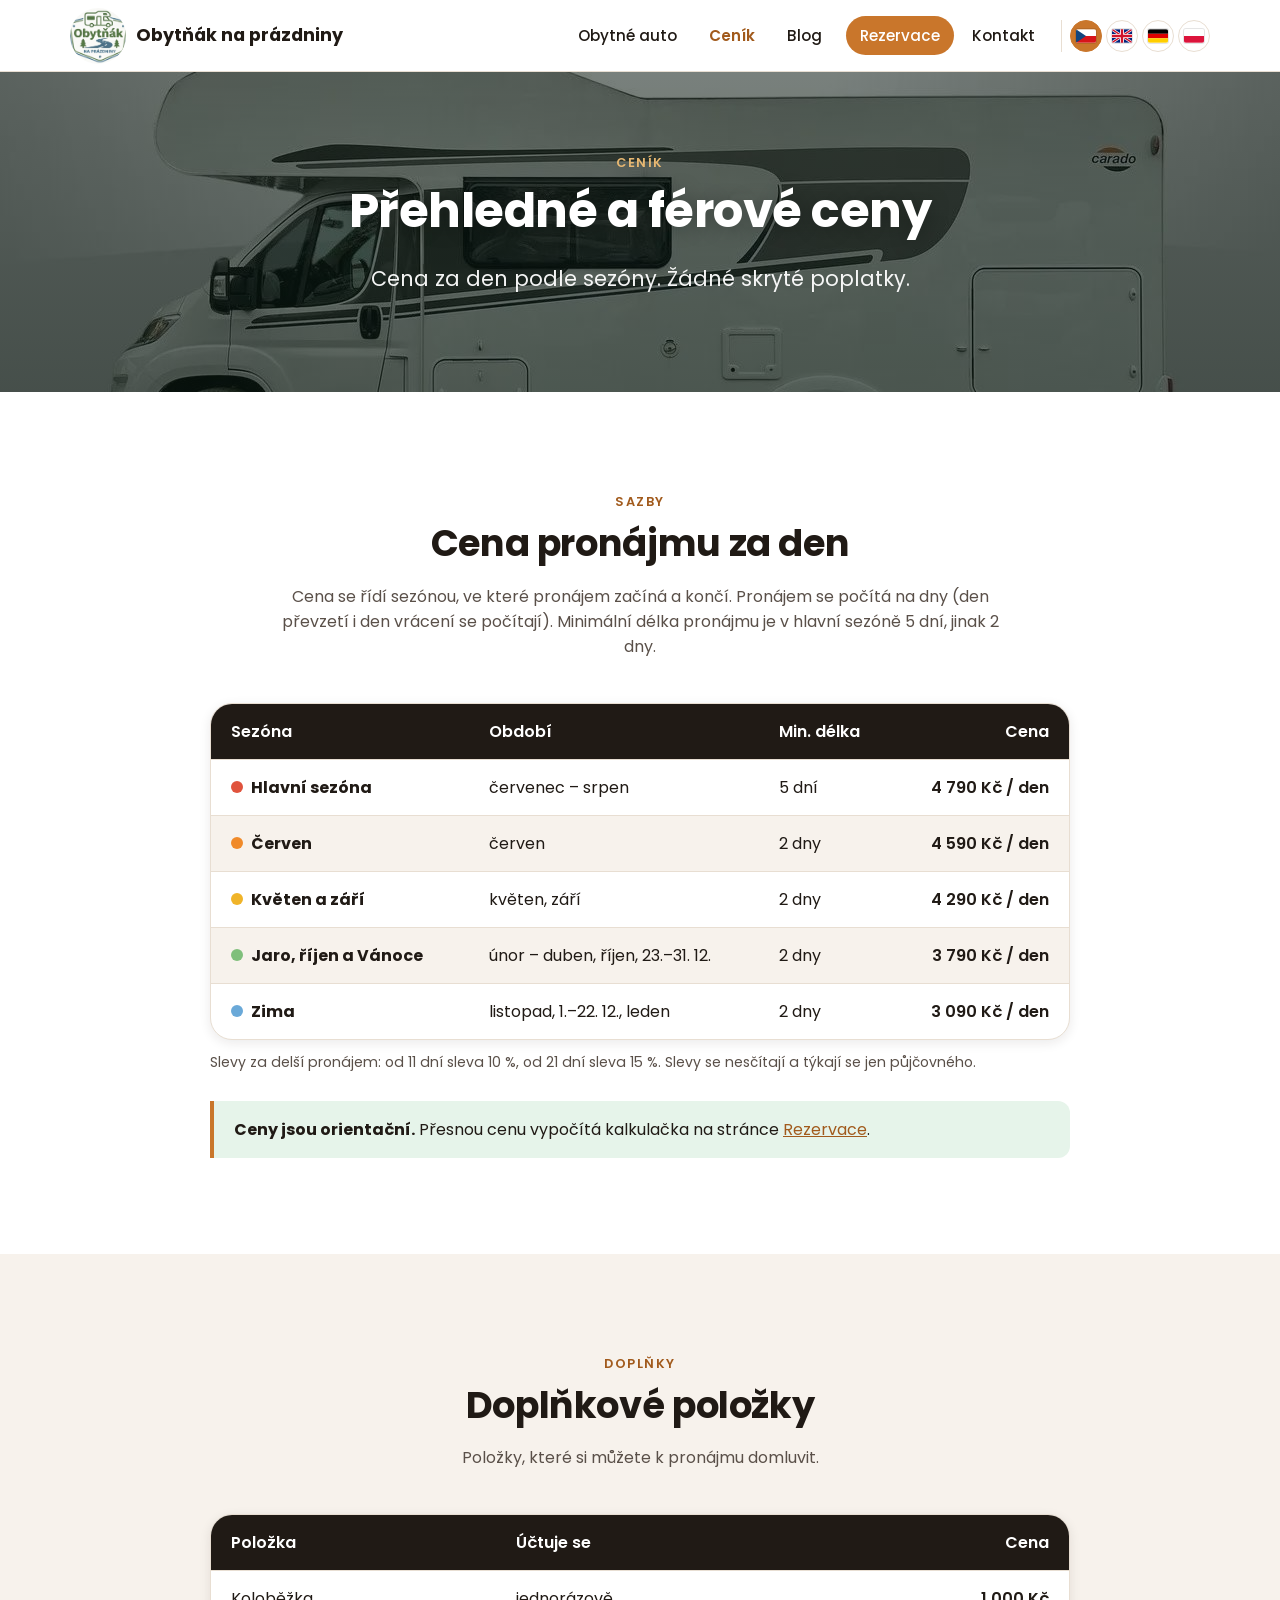
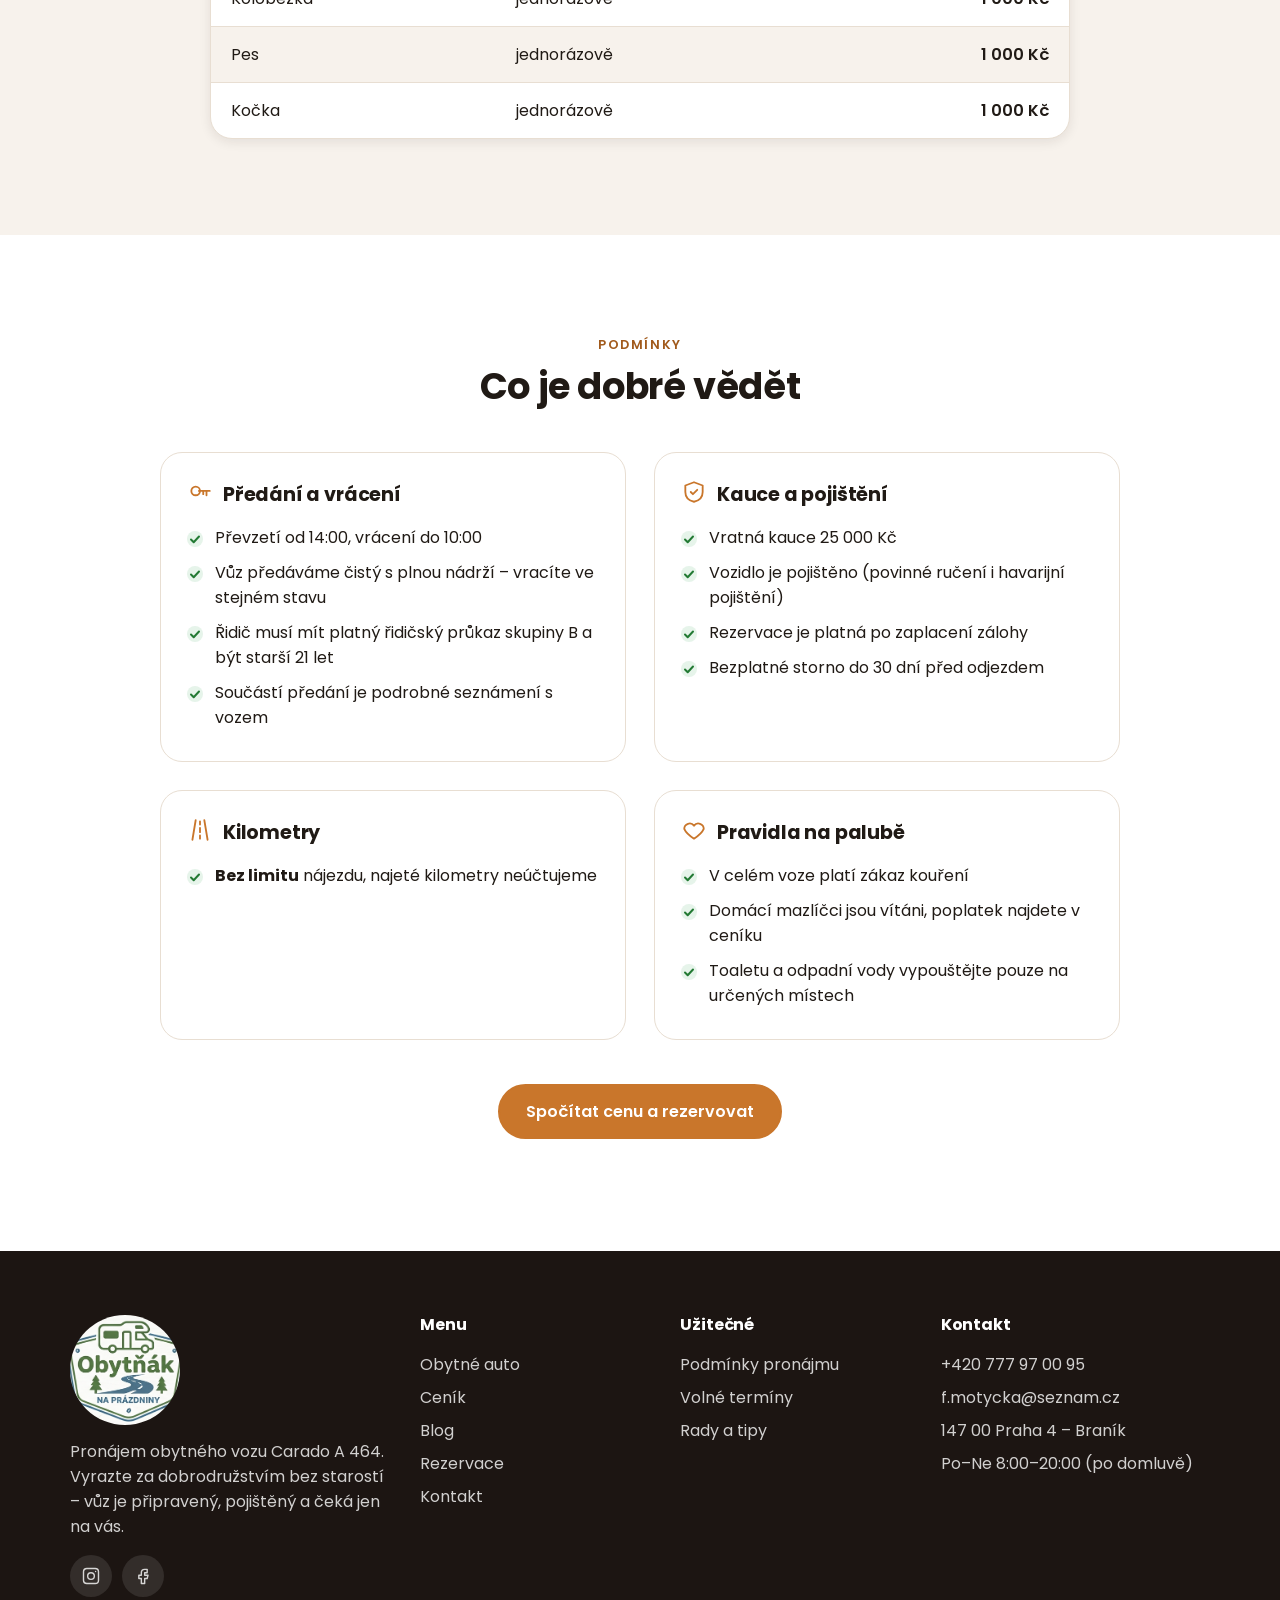
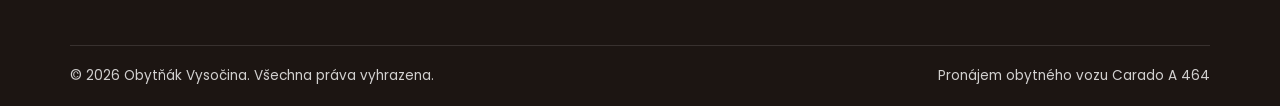
<file: cenik.html>
﻿<!DOCTYPE html>
<html lang="cs">
<head>
  <meta charset="utf-8">
  <meta name="viewport" content="width=device-width, initial-scale=1">
  <title>Ceník pronájmu – Obytňák Vysočina – Carado A 464</title>
  <meta name="description" content="Ceník pronájmu obytného vozu Carado A 464 – sezónní sazby, doplňkové položky, kauce a podmínky.">
  <link rel="preconnect" href="https://fonts.googleapis.com">
  <link rel="preconnect" href="https://fonts.gstatic.com" crossorigin>
  <link href="https://fonts.googleapis.com/css2?family=Poppins:wght@400;500;600;700&display=swap" rel="stylesheet">
  <link rel="icon" href="src/logo.png"><link rel="stylesheet" href="css/style.css">
</head>
<body data-page="cenik">
  <header class="site-header">
    <div class="wrap">
      <a class="logo" href="index.html" aria-label="Obytňák Vysočina – úvodní stránka">
        <img src="src/logo.png" alt="Obytňák Vysočina" width="56" height="56">
        <span class="logo-text" data-i18n="logo.tagline">Obytňák na prázdniny</span>
      </a>
      <button class="burger" aria-label="Menu" aria-expanded="false" aria-controls="nav"><span></span></button>
      <nav class="nav" id="nav">
        <a href="obytne-auto.html" data-i18n="nav.auto">Obytné auto</a>
        <a href="cenik.html" class="active" aria-current="page" data-i18n="nav.pricing">Ceník</a>
        <a href="blog.html" data-i18n="nav.blog">Blog</a>
        <a href="rezervace.html" class="cta" data-i18n="nav.reservation">Rezervace</a>
        <a href="kontakt.html" data-i18n="nav.contact">Kontakt</a>
        <span class="lang-switch"></span>
      </nav>
    </div>
  </header>

  <section class="hero small" style="background-image:url('src/carado-a464-ext-bok.jpg')">
    <div class="wrap">
      <span class="eyebrow" style="color:#e8b872" data-i18n="cenik.eyebrow">Ceník</span>
      <h1 data-i18n="cenik.title">Přehledné a férové ceny</h1>
      <p class="lead" data-i18n="cenik.lead">Cena za den podle sezóny. Žádné skryté poplatky.</p>
    </div>
  </section>

  <section class="section">
    <div class="wrap" style="max-width:900px">
      <div class="section-head">
        <span class="eyebrow" data-i18n="cenik.rates.eyebrow">Sazby</span>
        <h2 data-i18n="cenik.rates.title">Cena pronájmu za den</h2>
        <p data-i18n="cenik.body.info">Cena se řídí sezónou, ve které pronájem začíná a končí. Pronájem se počítá na dny (den převzetí i den vrácení se počítají). Minimální délka pronájmu je v hlavní sezóně 5 dní, jinak 2 dny.</p>
      </div>
      <div class="table-wrap">
        <table>
          <thead><tr><th data-i18n="cenik.table.season">Sezóna</th><th data-i18n="cenik.table.period">Období</th><th data-i18n="cenik.table.min">Min. délka</th><th class="num" data-i18n="cenik.table.price">Cena</th></tr></thead>
          <!-- CENÍK: ceny můžete přepsat přímo zde. Stejné sazby jsou i v rezervace.html (tabulka Sazby), upravte obě místa. -->
          <tbody>
            <tr>
              <td><span class="season-dot" style="background:#e0533d"></span><strong data-i18n="season.main.name">Hlavní sezóna</strong></td>
              <td data-i18n="season.main.period">červenec – srpen</td>
              <td data-i18n="season.main.mindays">5 dní</td>
              <td class="num">4 790 Kč / den</td>
            </tr>
            <tr>
              <td><span class="season-dot" style="background:#f08a29"></span><strong data-i18n="season.june.name">Červen</strong></td>
              <td data-i18n="season.june.period">červen</td>
              <td data-i18n="season.june.mindays">2 dny</td>
              <td class="num">4 590 Kč / den</td>
            </tr>
            <tr>
              <td><span class="season-dot" style="background:#f0b429"></span><strong data-i18n="season.maysep.name">Květen a září</strong></td>
              <td data-i18n="season.maysep.period">květen, září</td>
              <td data-i18n="season.maysep.mindays">2 dny</td>
              <td class="num">4 290 Kč / den</td>
            </tr>
            <tr>
              <td><span class="season-dot" style="background:#7fbf7b"></span><strong data-i18n="season.spring.name">Jaro, říjen a Vánoce</strong></td>
              <td data-i18n="season.spring.period">únor – duben, říjen, 23.–31. 12.</td>
              <td data-i18n="season.spring.mindays">2 dny</td>
              <td class="num">3 790 Kč / den</td>
            </tr>
            <tr>
              <td><span class="season-dot" style="background:#6aa9d8"></span><strong data-i18n="season.winter.name">Zima</strong></td>
              <td data-i18n="season.winter.period">listopad, 1.–22. 12., leden</td>
              <td data-i18n="season.winter.mindays">2 dny</td>
              <td class="num">3 090 Kč / den</td>
            </tr>
          </tbody>
        </table>
      </div>
      <p class="note" data-i18n="cenik.discounts"><b>Slevy za delší pronájem:</b> od <b>11</b> dní sleva <b>10 %</b>, od <b>21</b> dní sleva <b>15 %</b>. Slevy se nesčítají a týkají se jen půjčovného. Cena se počítá podle počtu dní. Ke každému pronájmu se účtuje jednorázový <b>servisní poplatek 1 500 Kč</b>. Pronájem zahrnuje neomezený nájezd, pojištění, dálniční známku a základní výbavu. <b>Všechny ceny jsou uvedeny včetně DPH.</b></p>

      <div class="info-box" style="margin-top:28px">
        <strong>Ceny jsou orientační.</strong> Přesnou cenu vypočítá kalkulačka na stránce <a href="rezervace.html">Rezervace</a>.
      </div>
    </div>
  </section>

  <section class="section alt" id="doplnky">
    <div class="wrap" style="max-width:900px">
      <div class="section-head">
        <span class="eyebrow" data-i18n="cenik.extras.eyebrow">Doplňky</span>
        <h2 data-i18n="cenik.extras.title">Doplňkové položky</h2>
        <p data-i18n="cenik.extras.lead">Položky, které si můžete k pronájmu domluvit.</p>
      </div>
      <div class="table-wrap">
        <table>
          <thead><tr><th data-i18n="cenik.extras.table.item">Položka</th><th data-i18n="cenik.extras.table.charge">Účtuje se</th><th class="num" data-i18n="cenik.table.price">Cena</th></tr></thead>
          <tbody>
            <tr>
              <td data-i18n="extras.scooter.label">Koloběžka</td>
              <td data-i18n="extras.table.oneoff">jednorázově</td>
              <td class="num">1 000 Kč</td>
            </tr>
            <tr>
              <td data-i18n="extras.dog.label">Pes</td>
              <td data-i18n="extras.table.oneoff">jednorázově</td>
              <td class="num">1 000 Kč</td>
            </tr>        
            <tr>
              <td data-i18n="extras.cat.label">Kočka</td>
              <td data-i18n="extras.table.oneoff">jednorázově</td>
              <td class="num">1 000 Kč</td>
            </tr>
          </tbody>
        </table>
      </div>
    </div>
  </section>

  <section class="section" id="podminky">
    <div class="wrap" style="max-width:1000px">
      <div class="section-head">
        <span class="eyebrow" data-i18n="cenik.conditions.eyebrow">Podmínky</span>
        <h2 data-i18n="cenik.conditions.title">Co je dobré vědět</h2>
      </div>
      <div class="grid g2">
        <div class="equip">
          <h3><span><svg viewBox="0 0 24 24" fill="none" stroke="currentColor" stroke-width="1.7" stroke-linecap="round" stroke-linejoin="round" aria-hidden="true"><path d="M8 15a4 4 0 110-8 4 4 0 010 8zM11 11h10M18 11v4M15 11v3"/></svg></span><span data-i18n="cenik.conditions.takeover.title">Předání a vrácení</span></h3>
          <ul class="ticks">
            <li data-i18n="cenik.conditions.takeover.1">Převzetí od 14:00, vrácení do 10:00</li>
            <li data-i18n="cenik.conditions.takeover.2">Vůz předáváme čistý s plnou nádrží – vracíte ve stejném stavu</li>
            <li data-i18n="cenik.conditions.takeover.3">Řidič musí mít platný řidičský průkaz skupiny B a být starší 21 let</li>
            <li data-i18n="cenik.conditions.takeover.4">Součástí předání je podrobné seznámení s vozem</li>
          </ul>
        </div>
        <div class="equip">
          <h3><span><svg viewBox="0 0 24 24" fill="none" stroke="currentColor" stroke-width="1.7" stroke-linecap="round" stroke-linejoin="round" aria-hidden="true"><path d="M12 3l8 3v6c0 5-3.5 8-8 9-4.5-1-8-4-8-9V6l8-3zM9 12l2 2 4-4"/></svg></span><span data-i18n="cenik.conditions.insurance.title">Kauce a pojištění</span></h3>
          <ul class="ticks">
            <li data-i18n="cenik.conditions.insurance.deposit">Vratná kauce <b>25 000 Kč</b> při převzetí</li>
            <li data-i18n="cenik.conditions.insurance.1">Vozidlo je pojištěno (povinné ručení i havarijní pojištění)</li>
            <li data-i18n="cenik.conditions.insurance.2">Rezervace je platná po zaplacení zálohy</li>
            <li data-i18n="cenik.conditions.insurance.3">Bezplatné storno do 30 dní před odjezdem</li>
          </ul>
        </div>
        <div class="equip">
          <h3><span><svg viewBox="0 0 24 24" fill="none" stroke="currentColor" stroke-width="1.7" stroke-linecap="round" stroke-linejoin="round" aria-hidden="true"><path d="M5 21L8 3M19 21L16 3M12 4v3M12 10v4M12 17v3"/></svg></span><span data-i18n="cenik.conditions.mileage.title">Kilometry</span></h3>
          <ul class="ticks">
            <li data-i18n="cenik.conditions.mileage.1"><b>Bez limitu</b> nájezdu, najeté kilometry neúčtujeme</li>
          </ul>
        </div>
        <div class="equip">
          <h3><span><svg viewBox="0 0 24 24" fill="none" stroke="currentColor" stroke-width="1.7" stroke-linecap="round" stroke-linejoin="round" aria-hidden="true"><path d="M12 20s-7-4.4-9-9a5 5 0 019-3 5 5 0 019 3c-2 4.6-9 9-9 9z"/></svg></span><span data-i18n="cenik.conditions.rules.title">Pravidla na palubě</span></h3>
          <ul class="ticks">
            <li data-i18n="cenik.conditions.rules.1">V celém voze platí zákaz kouření</li>
            <li data-i18n="cenik.conditions.rules.2">Domácí mazlíčci jsou vítáni, poplatek najdete v ceníku</li>
            <li data-i18n="cenik.conditions.rules.3">Toaletu a odpadní vody vypouštějte pouze na určených místech</li>
          </ul>
        </div>
      </div>
      <p class="center" style="margin-top:44px"><a class="btn" href="rezervace.html" data-i18n="cenik.cta.calculate">Spočítat cenu a rezervovat</a></p>
    </div>
  </section>

  <footer class="site-footer">
    <!-- PATIČKA: stejný text je na každé stránce. Kontakty měňte na všech stránkách (hledejte telefon nebo e-mail). -->
    <div class="wrap">
      <div class="foot-grid">
        <div>
          <a class="logo footer-logo" href="index.html"><img src="src/logo.png" alt="Obytňák Vysočina" width="110" height="110"></a>
          <p data-i18n="footer.about">Pronájem obytného vozu Carado A 464. Vyrazte za dobrodružstvím bez starostí – vůz je připravený, pojištěný a čeká jen na vás.</p>
          <div class="socials">
            <a href="#" aria-label="Instagram" target="_blank" rel="noopener"><svg viewBox="0 0 24 24" fill="none" stroke="currentColor" stroke-width="1.7" stroke-linecap="round" stroke-linejoin="round" aria-hidden="true"><path d="M7 3h10a4 4 0 014 4v10a4 4 0 01-4 4H7a4 4 0 01-4-4V7a4 4 0 014-4zM12 16a4 4 0 100-8 4 4 0 000 8zM17.5 6.5h.01"/></svg></a>
            <a href="#" aria-label="Facebook" target="_blank" rel="noopener"><svg viewBox="0 0 24 24" fill="none" stroke="currentColor" stroke-width="1.7" stroke-linecap="round" stroke-linejoin="round" aria-hidden="true"><path d="M14 8h3V4h-3a4 4 0 00-4 4v3H7v4h3v6h4v-6h3l1-4h-4V8z"/></svg></a>
          </div>
        </div>
        <div>
          <h4 data-i18n="footer.menu">Menu</h4>
          <ul>
            <li><a href="obytne-auto.html" data-i18n="nav.auto">Obytné auto</a></li>
            <li><a href="cenik.html" data-i18n="nav.pricing">Ceník</a></li>
            <li><a href="blog.html" data-i18n="nav.blog">Blog</a></li>
            <li><a href="rezervace.html" data-i18n="nav.reservation">Rezervace</a></li>
            <li><a href="kontakt.html" data-i18n="nav.contact">Kontakt</a></li>
          </ul>
        </div>
        <div>
          <h4 data-i18n="footer.useful">Užitečné</h4>
          <ul>
            <li><a href="cenik.html#podminky" data-i18n="footer.useful.terms">Podmínky pronájmu</a></li>
            <li><a href="rezervace.html" data-i18n="footer.useful.dates">Volné termíny</a></li>
            <li><a href="blog.html" data-i18n="footer.useful.tips">Rady a tipy</a></li>
          </ul>
        </div>
        <div>
          <h4 data-i18n="footer.contact">Kontakt</h4>
          <ul>
            <li><a href="tel:+420777970095">+420 777 97 00 95</a></li>
            <li><a href="mailto:f.motycka@seznam.cz">f.motycka@seznam.cz</a></li>
            <li>147 00 Praha 4 – Braník</li>
            <li data-i18n="footer.hours">Po–Ne 8:00–20:00 (po domluvě)</li>
          </ul>
        </div>
      </div>
      <div class="copy">
        <span>© <span id="year">2026</span> Obytňák Vysočina. <span data-i18n="footer.rights">Všechna práva vyhrazena.</span></span>
        <span data-i18n="footer.rental">Pronájem obytného vozu Carado A 464</span>
      </div>
    </div>
  </footer>
  <script src="js/i18n.js"></script>
  <script src="js/main.js"></script>
</body>
</html>
</file>
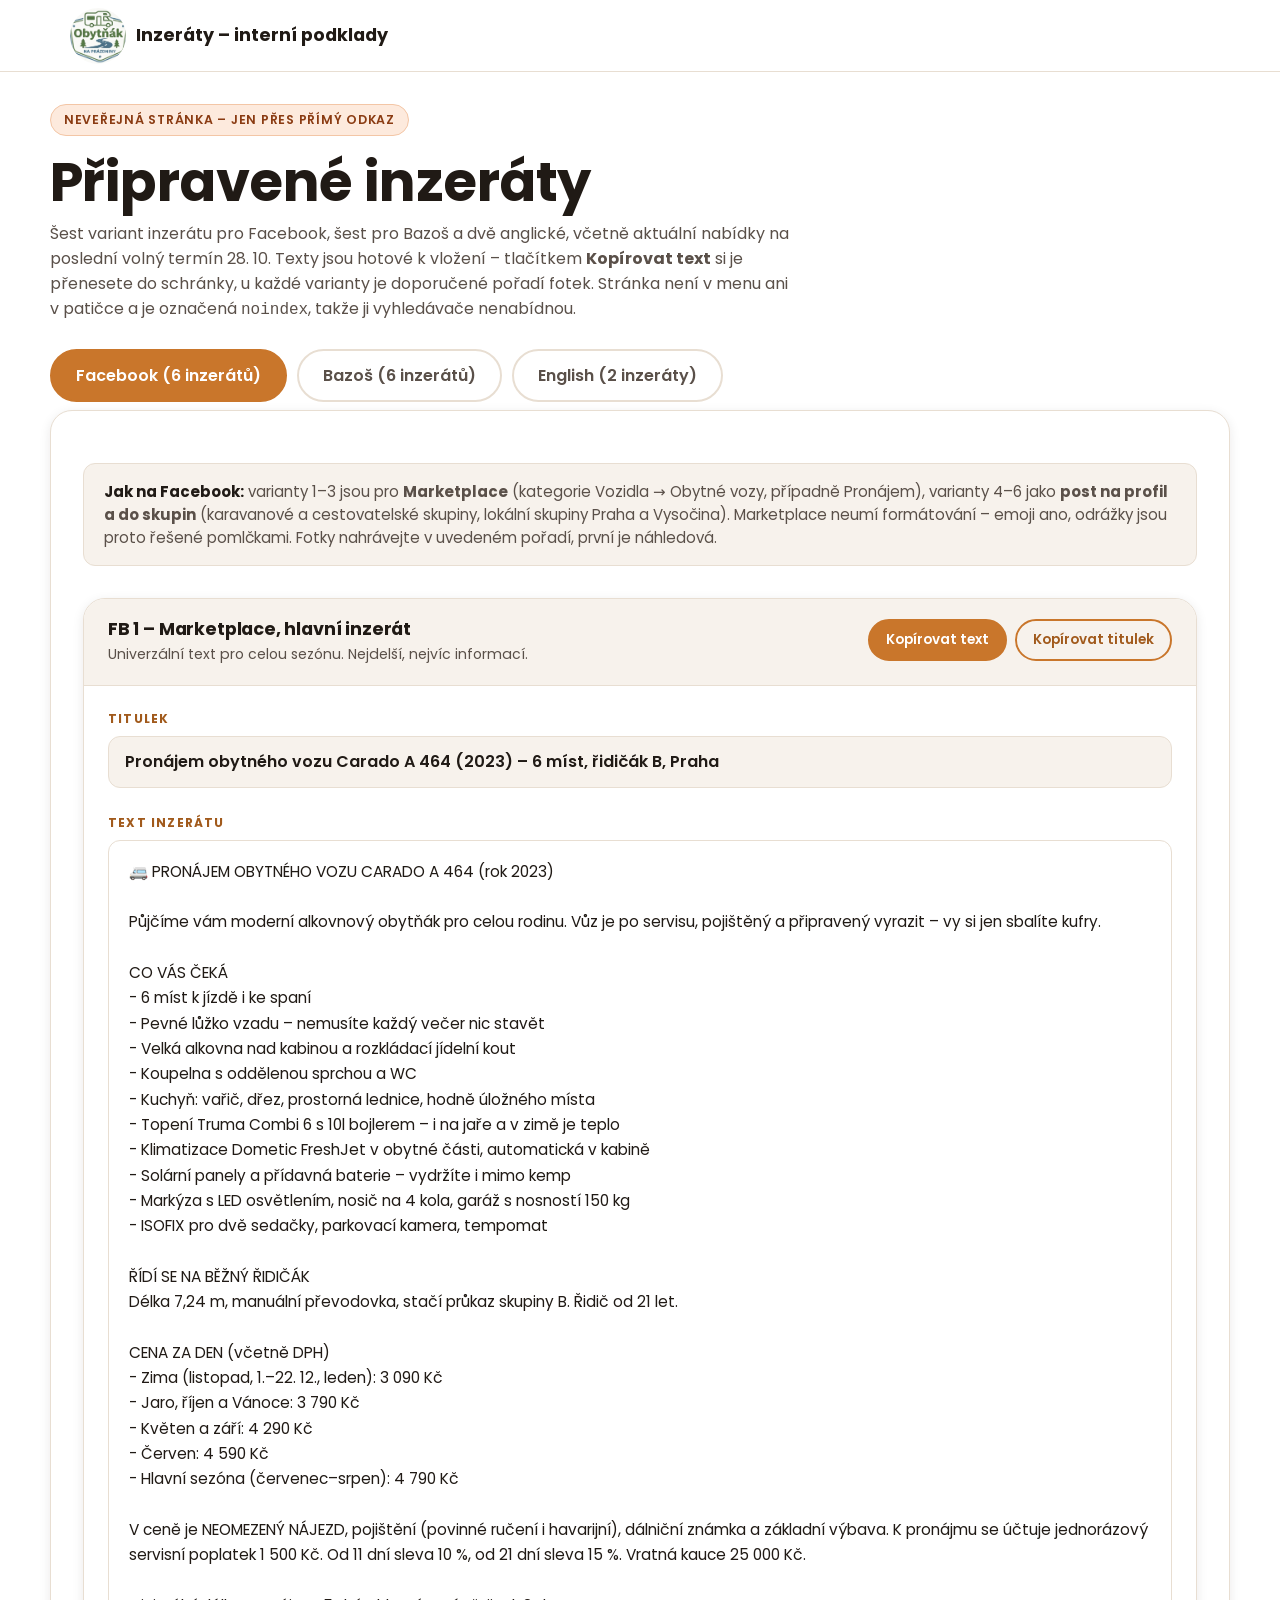
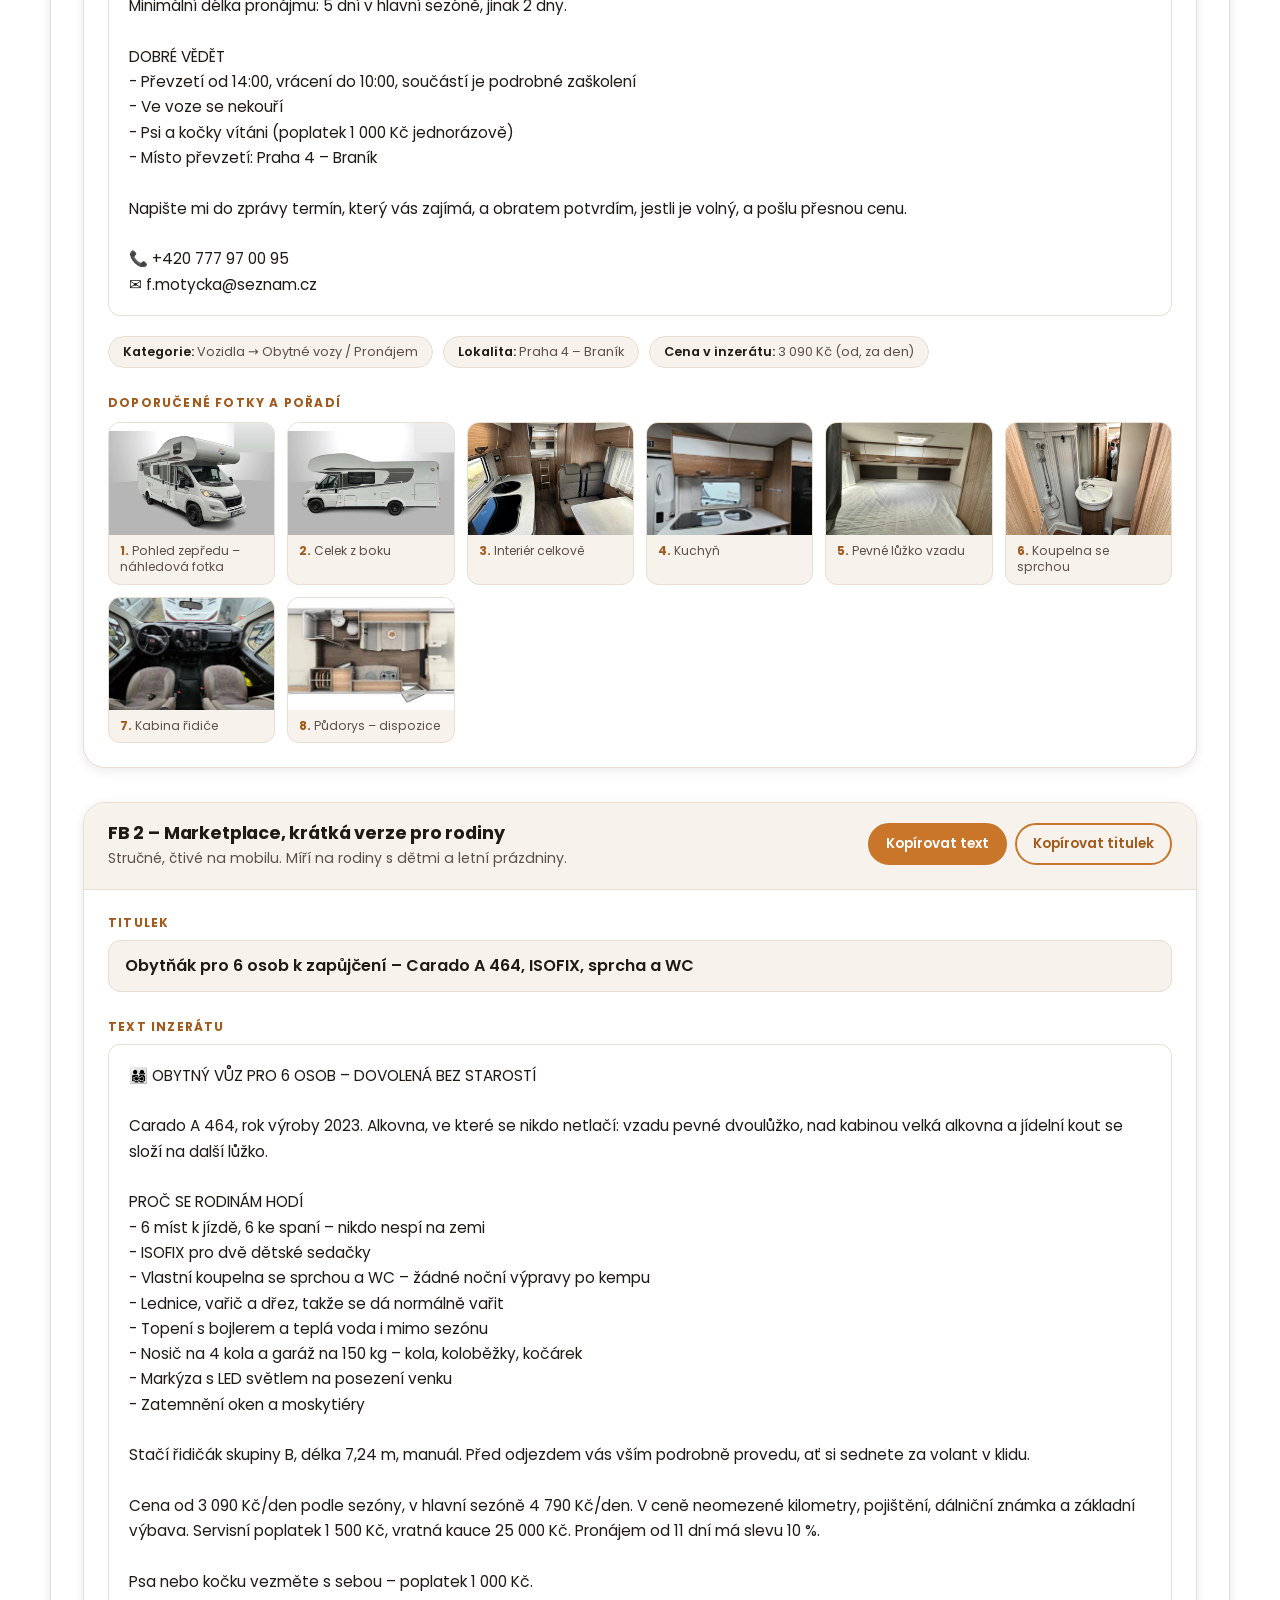
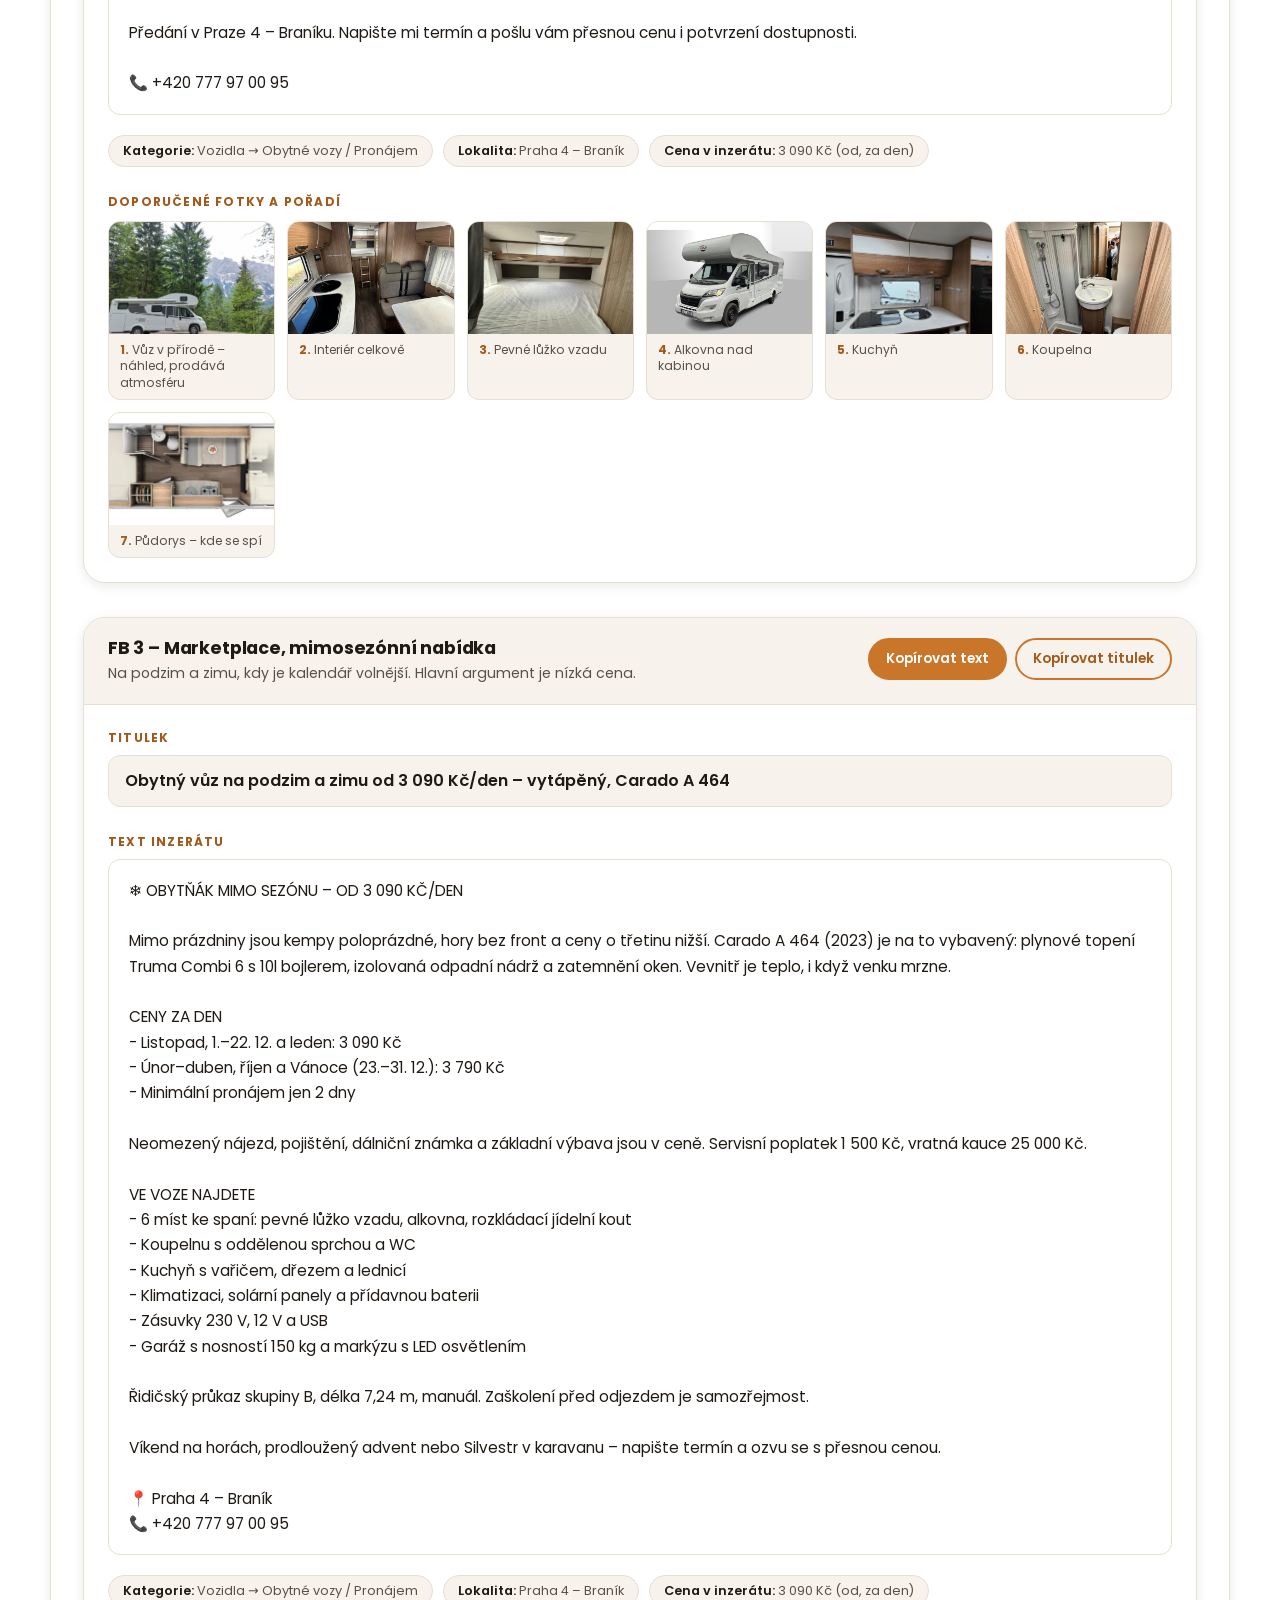
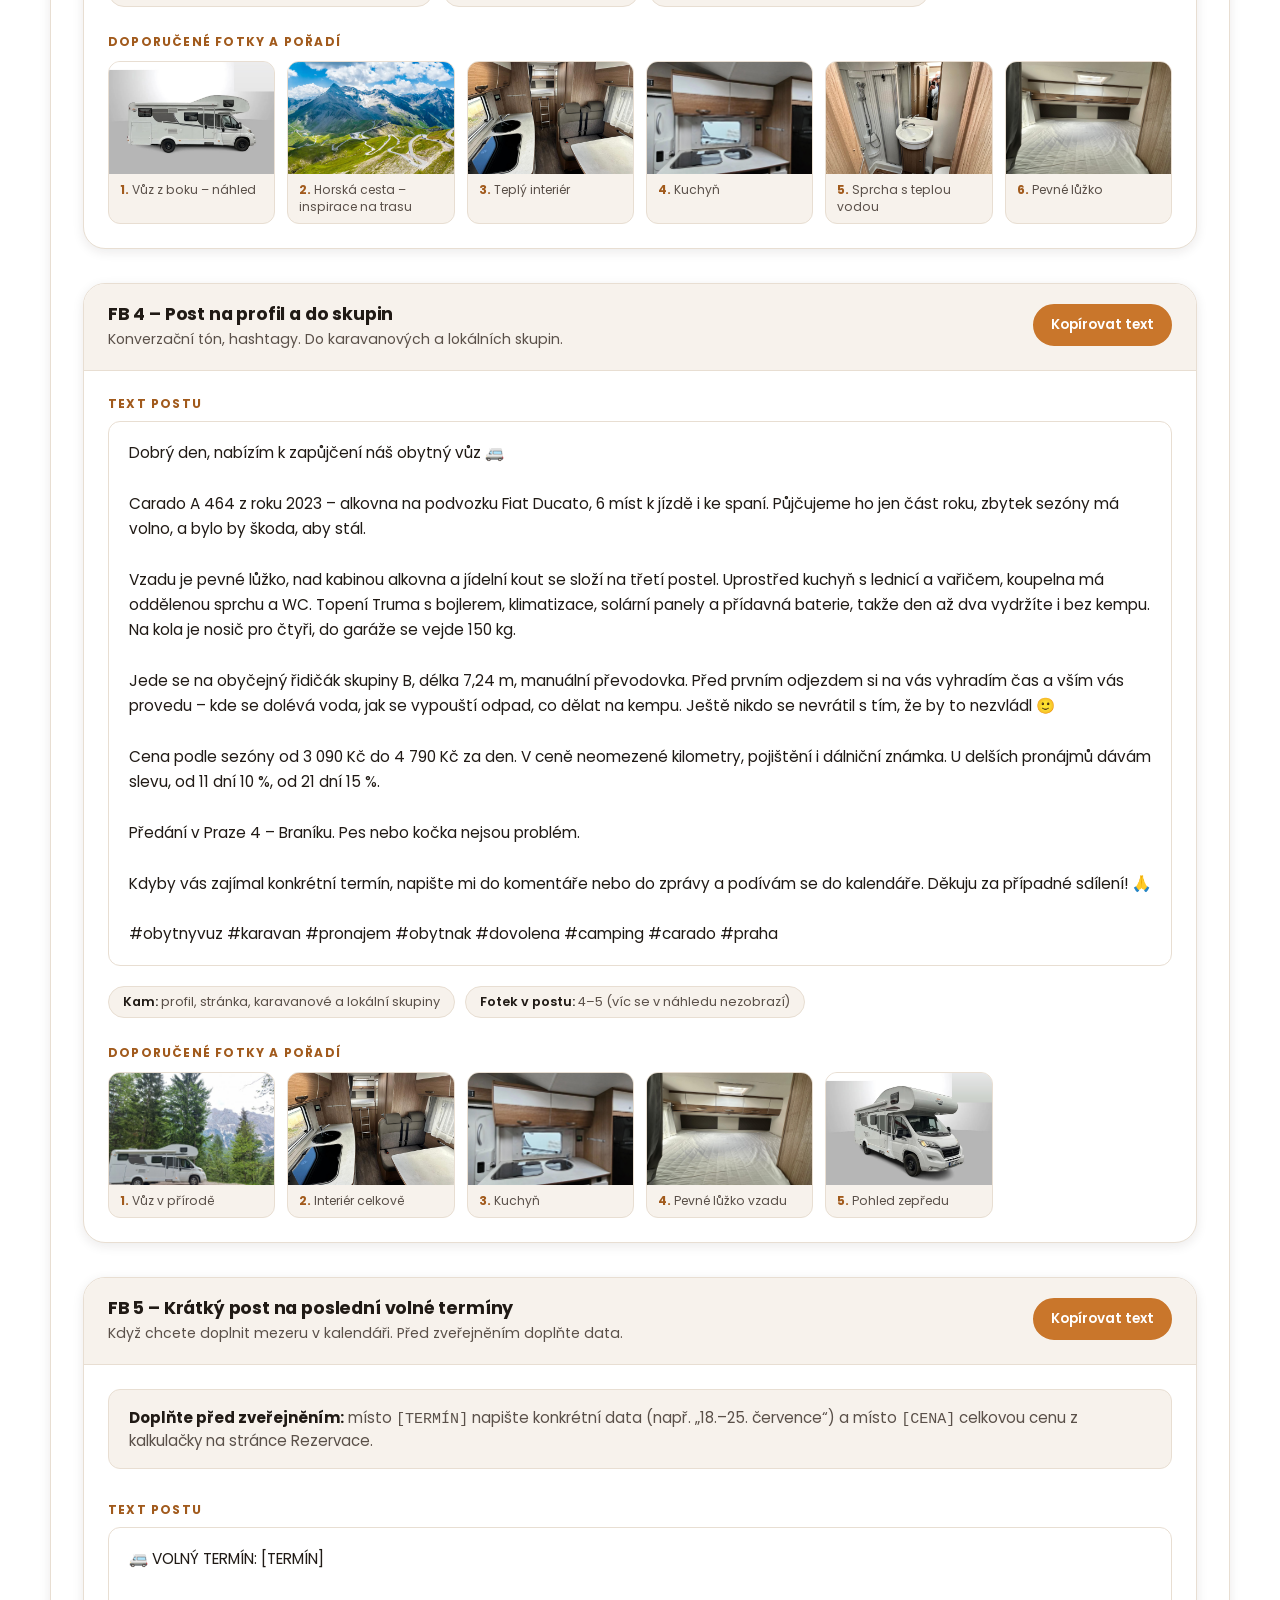
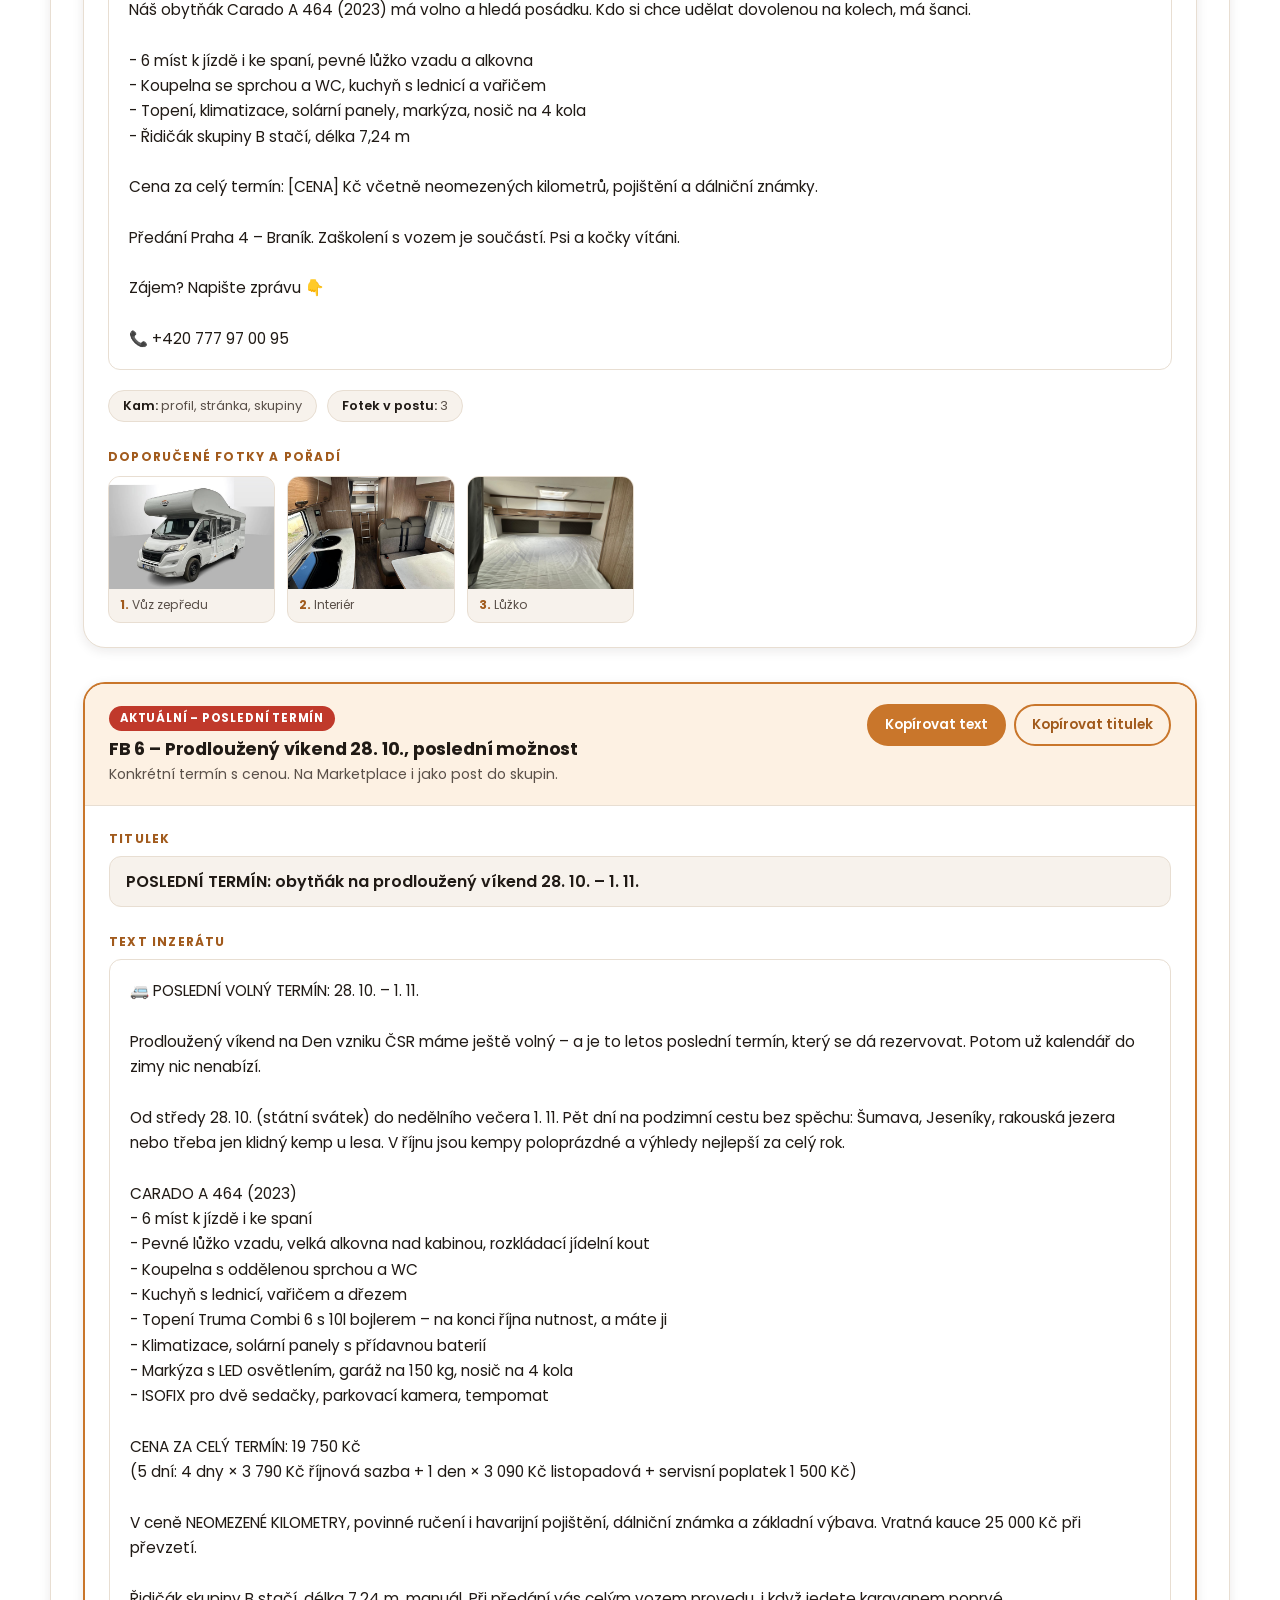
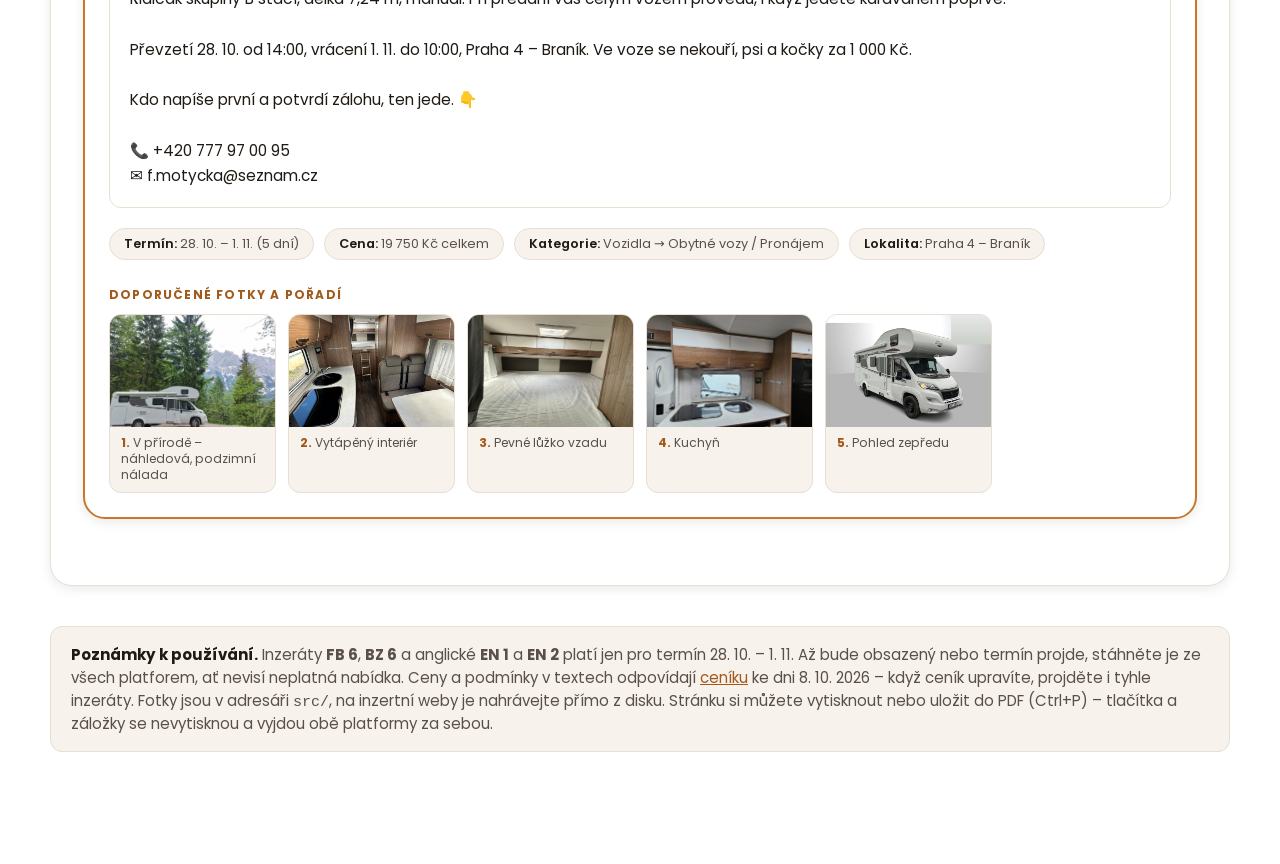
<file: inzeraty.html>
﻿<!DOCTYPE html>
<html lang="cs">
<head>
  <meta charset="utf-8">
  <meta name="viewport" content="width=device-width, initial-scale=1">
  <title>Inzeráty – interní podklady (Facebook a Bazoš)</title>
  <meta name="robots" content="noindex, nofollow, noarchive, nosnippet">
  <meta name="description" content="Interní stránka s připravenými texty inzerátů.">
  <link rel="preconnect" href="https://fonts.googleapis.com">
  <link rel="preconnect" href="https://fonts.gstatic.com" crossorigin>
  <link href="https://fonts.googleapis.com/css2?family=Poppins:wght@400;500;600;700&display=swap" rel="stylesheet">
  <link rel="icon" href="src/logo.png">
  <link rel="stylesheet" href="css/style.css">
  <style>
    .ad-page { padding: 32px 0 80px; }
    .badge-private {
      display:inline-flex; align-items:center; gap:7px; font-size:.78rem; font-weight:600;
      letter-spacing:.06em; text-transform:uppercase; color:#8a3b12;
      background:#fdeadd; border:1px solid #f3c6a6; padding:6px 13px; border-radius:999px;
    }
    .tabs { display:flex; gap:10px; flex-wrap:wrap; margin:28px 0 8px; }
    .tab {
      padding:12px 24px; border-radius:999px; border:2px solid var(--line);
      background:#fff; font:inherit; font-weight:600; color:var(--ink-soft); cursor:pointer;
      transition:background .2s, color .2s, border-color .2s;
    }
    .tab:hover { border-color:var(--green); color:var(--green-dark); }
    .tab[aria-selected="true"] { background:var(--green); border-color:var(--green); color:#fff; }
    .panel-note {
      background:var(--bg-alt); border:1px solid var(--line); border-radius:var(--radius-sm);
      padding:16px 20px; margin:20px 0 32px; color:var(--ink-soft); font-size:.94rem;
    }
    .panel-note strong { color:var(--ink); }

    .ad {
      border:1px solid var(--line); border-radius:var(--radius); background:#fff;
      box-shadow:var(--shadow-sm); overflow:hidden; margin-bottom:34px;
    }
    .ad-head {
      display:flex; justify-content:space-between; align-items:flex-start; gap:16px;
      flex-wrap:wrap; padding:20px 24px; background:var(--bg-alt); border-bottom:1px solid var(--line);
    }
    .ad-head h3 { margin:0 0 4px; font-size:1.1rem; }
    .ad-head .tagline { color:var(--ink-soft); font-size:.88rem; margin:0; }
    .ad-actions { display:flex; gap:8px; flex-wrap:wrap; }
    .btn-mini {
      padding:9px 16px; border-radius:999px; border:2px solid var(--green);
      background:var(--green); color:#fff; font:inherit; font-size:.85rem; font-weight:600;
      cursor:pointer; transition:background .2s, border-color .2s;
    }
    .btn-mini:hover { background:var(--green-dark); border-color:var(--green-dark); }
    .btn-mini.ghost { background:transparent; color:var(--green-dark); }
    .btn-mini.ghost:hover { background:#fff; }
    .btn-mini.done { background:#2e7d32; border-color:#2e7d32; color:#fff; }

    .ad-body { padding:24px; }
    .field-label {
      font-size:.75rem; font-weight:700; letter-spacing:.1em; text-transform:uppercase;
      color:var(--green-dark); margin:0 0 8px;
    }
    .field-label.spaced { margin-top:26px; }
    .ad-title-box {
      border:1px solid var(--line); border-radius:var(--radius-sm); background:var(--bg-alt);
      padding:13px 16px; font-weight:600; line-height:1.45;
    }
    .ad-text {
      border:1px solid var(--line); border-radius:var(--radius-sm); padding:18px 20px;
      white-space:pre-wrap; line-height:1.65; font-size:.96rem; margin:0;
      font-family:inherit; background:#fff;
    }
    .meta-row { display:flex; gap:10px; flex-wrap:wrap; margin-top:20px; }
    .chip {
      font-size:.8rem; background:var(--bg-alt); border:1px solid var(--line);
      border-radius:999px; padding:6px 14px; color:var(--ink-soft);
    }
    .chip b { color:var(--ink); font-weight:600; }

    .photos { display:grid; grid-template-columns:repeat(auto-fill, minmax(150px, 1fr)); gap:12px; margin-top:10px; }
    .photos figure { margin:0; border:1px solid var(--line); border-radius:var(--radius-sm); overflow:hidden; background:var(--bg-alt); }
    .photos img { width:100%; height:112px; object-fit:cover; }
    .photos figcaption { padding:8px 11px; font-size:.76rem; color:var(--ink-soft); line-height:1.35; }
    .photos .order { display:inline-block; font-weight:700; color:var(--green-dark); }

    /* Aktuální inzerát na konkrétní termín – vizuálně odlišený */
    .ad.live { border-color:#c9762b; border-width:2px; }
    .ad.live .ad-head { background:#fdf1e3; }
    .badge-live {
      display:inline-flex; align-items:center; gap:6px; font-size:.72rem; font-weight:700;
      letter-spacing:.07em; text-transform:uppercase; color:#fff; background:#c0392b;
      padding:4px 11px; border-radius:999px; margin-bottom:8px;
    }

    .toast {
      position:fixed; left:50%; bottom:28px; transform:translateX(-50%) translateY(16px);
      background:var(--footer); color:#fff; padding:12px 24px; border-radius:999px;
      font-size:.9rem; font-weight:500; box-shadow:var(--shadow); opacity:0;
      transition:opacity .22s, transform .22s; pointer-events:none; z-index:99;
    }
    .toast.show { opacity:1; transform:translateX(-50%) translateY(0); }

    @media print {
      .tabs, .ad-actions, .site-header, .toast, .no-print { display:none !important; }
      .panel[hidden] { display:block !important; }
      .ad { break-inside:avoid; box-shadow:none; }
    }
  </style>
</head>
<body data-page="inzeraty">
  <header class="site-header">
    <div class="wrap">
      <a class="logo" href="index.html" aria-label="Obytňák Vysočina – úvodní stránka">
        <img src="src/logo.png" alt="Obytňák Vysočina" width="56" height="56">
        <span class="logo-text">Inzeráty – interní podklady</span>
      </a>
    </div>
  </header>

  <main class="wrap ad-page">
    <span class="badge-private">Neveřejná stránka – jen přes přímý odkaz</span>
    <h1 style="margin:14px 0 6px">Připravené inzeráty</h1>
    <p class="muted" style="max-width:740px">
      Šest variant inzerátu pro Facebook, šest pro Bazoš a dvě anglické, včetně aktuální nabídky na poslední volný termín 28.&nbsp;10. Texty jsou hotové k vložení –
      tlačítkem <b>Kopírovat text</b> si je přenesete do schránky, u každé varianty je
      doporučené pořadí fotek. Stránka není v menu ani v patičce a je označená
      <code>noindex</code>, takže ji vyhledávače nenabídnou.
    </p>

    <div class="tabs" role="tablist" aria-label="Platformy">
      <button class="tab" id="tab-fb" role="tab" aria-selected="true" aria-controls="panel-fb">Facebook (6 inzerátů)</button>
      <button class="tab" id="tab-bazos" role="tab" aria-selected="false" aria-controls="panel-bazos">Bazoš (6 inzerátů)</button>
      <button class="tab" id="tab-en" role="tab" aria-selected="false" aria-controls="panel-en">English (2 inzeráty)</button>
    </div>

    <!-- ===================== FACEBOOK ===================== -->
    <section class="panel" id="panel-fb" role="tabpanel" aria-labelledby="tab-fb">
      <div class="panel-note">
        <strong>Jak na Facebook:</strong> varianty 1–3 jsou pro <b>Marketplace</b>
        (kategorie Vozidla → Obytné vozy, případně Pronájem), varianty 4–6 jako <b>post na profil
        a do skupin</b> (karavanové a cestovatelské skupiny, lokální skupiny Praha a Vysočina).
        Marketplace neumí formátování – emoji ano, odrážky jsou proto řešené pomlčkami.
        Fotky nahrávejte v uvedeném pořadí, první je náhledová.
      </div>

      <!-- FB 1 -->
      <article class="ad">
        <div class="ad-head">
          <div>
            <h3>FB 1 – Marketplace, hlavní inzerát</h3>
            <p class="tagline">Univerzální text pro celou sezónu. Nejdelší, nejvíc informací.</p>
          </div>
          <div class="ad-actions">
            <button class="btn-mini" data-copy="fb1">Kopírovat text</button>
            <button class="btn-mini ghost" data-copy-title="fb1-title">Kopírovat titulek</button>
          </div>
        </div>
        <div class="ad-body">
          <p class="field-label">Titulek</p>
          <div class="ad-title-box" id="fb1-title">Pronájem obytného vozu Carado A 464 (2023) – 6 míst, řidičák B, Praha</div>

          <p class="field-label spaced">Text inzerátu</p>
          <pre class="ad-text" id="fb1">🚐 PRONÁJEM OBYTNÉHO VOZU CARADO A 464 (rok 2023)

Půjčíme vám moderní alkovnový obytňák pro celou rodinu. Vůz je po servisu, pojištěný a připravený vyrazit – vy si jen sbalíte kufry.

CO VÁS ČEKÁ
- 6 míst k jízdě i ke spaní
- Pevné lůžko vzadu – nemusíte každý večer nic stavět
- Velká alkovna nad kabinou a rozkládací jídelní kout
- Koupelna s oddělenou sprchou a WC
- Kuchyň: vařič, dřez, prostorná lednice, hodně úložného místa
- Topení Truma Combi 6 s 10l bojlerem – i na jaře a v zimě je teplo
- Klimatizace Dometic FreshJet v obytné části, automatická v kabině
- Solární panely a přídavná baterie – vydržíte i mimo kemp
- Markýza s LED osvětlením, nosič na 4 kola, garáž s nosností 150 kg
- ISOFIX pro dvě sedačky, parkovací kamera, tempomat

ŘÍDÍ SE NA BĚŽNÝ ŘIDIČÁK
Délka 7,24 m, manuální převodovka, stačí průkaz skupiny B. Řidič od 21 let.

CENA ZA DEN (včetně DPH)
- Zima (listopad, 1.–22. 12., leden): 3 090 Kč
- Jaro, říjen a Vánoce: 3 790 Kč
- Květen a září: 4 290 Kč
- Červen: 4 590 Kč
- Hlavní sezóna (červenec–srpen): 4 790 Kč

V ceně je NEOMEZENÝ NÁJEZD, pojištění (povinné ručení i havarijní), dálniční známka a základní výbava. K pronájmu se účtuje jednorázový servisní poplatek 1 500 Kč. Od 11 dní sleva 10 %, od 21 dní sleva 15 %. Vratná kauce 25 000 Kč.

Minimální délka pronájmu: 5 dní v hlavní sezóně, jinak 2 dny.

DOBRÉ VĚDĚT
- Převzetí od 14:00, vrácení do 10:00, součástí je podrobné zaškolení
- Ve voze se nekouří
- Psi a kočky vítáni (poplatek 1 000 Kč jednorázově)
- Místo převzetí: Praha 4 – Braník

Napište mi do zprávy termín, který vás zajímá, a obratem potvrdím, jestli je volný, a pošlu přesnou cenu.

📞 +420 777 97 00 95
✉️ f.motycka@seznam.cz</pre>

          <div class="meta-row">
            <span class="chip"><b>Kategorie:</b> Vozidla → Obytné vozy / Pronájem</span>
            <span class="chip"><b>Lokalita:</b> Praha 4 – Braník</span>
            <span class="chip"><b>Cena v inzerátu:</b> 3 090 Kč (od, za den)</span>
          </div>

          <p class="field-label spaced">Doporučené fotky a pořadí</p>
          <div class="photos">
            <figure><img src="src/carado-a464-ext-predek.jpg" alt="Carado A 464 zepředu" loading="lazy"><figcaption><span class="order">1.</span> Pohled zepředu – náhledová fotka</figcaption></figure>
            <figure><img src="src/carado-a464-ext-bok.jpg" alt="Carado A 464 z boku" loading="lazy"><figcaption><span class="order">2.</span> Celek z boku</figcaption></figure>
            <figure><img src="src/carado-a464-int-celkovy-pohled.jpg" alt="Interiér celkový pohled" loading="lazy"><figcaption><span class="order">3.</span> Interiér celkově</figcaption></figure>
            <figure><img src="src/carado-a464-int-kuchyn.jpg" alt="Kuchyňský kout" loading="lazy"><figcaption><span class="order">4.</span> Kuchyň</figcaption></figure>
            <figure><img src="src/carado-a464-int-loznice.jpg" alt="Ložnice" loading="lazy"><figcaption><span class="order">5.</span> Pevné lůžko vzadu</figcaption></figure>
            <figure><img src="src/carado-a464-int-koupelna.jpg" alt="Koupelna" loading="lazy"><figcaption><span class="order">6.</span> Koupelna se sprchou</figcaption></figure>
            <figure><img src="src/carado-a464-int-kabina.jpg" alt="Kabina řidiče" loading="lazy"><figcaption><span class="order">7.</span> Kabina řidiče</figcaption></figure>
            <figure><img src="src/pudorys-carado-a464.jpg" alt="Půdorys vozu" loading="lazy"><figcaption><span class="order">8.</span> Půdorys – dispozice</figcaption></figure>
          </div>
        </div>
      </article>

      <!-- FB 2 -->
      <article class="ad">
        <div class="ad-head">
          <div>
            <h3>FB 2 – Marketplace, krátká verze pro rodiny</h3>
            <p class="tagline">Stručné, čtivé na mobilu. Míří na rodiny s dětmi a letní prázdniny.</p>
          </div>
          <div class="ad-actions">
            <button class="btn-mini" data-copy="fb2">Kopírovat text</button>
            <button class="btn-mini ghost" data-copy-title="fb2-title">Kopírovat titulek</button>
          </div>
        </div>
        <div class="ad-body">
          <p class="field-label">Titulek</p>
          <div class="ad-title-box" id="fb2-title">Obytňák pro 6 osob k zapůjčení – Carado A 464, ISOFIX, sprcha a WC</div>

          <p class="field-label spaced">Text inzerátu</p>
          <pre class="ad-text" id="fb2">👨‍👩‍👧‍👦 OBYTNÝ VŮZ PRO 6 OSOB – DOVOLENÁ BEZ STAROSTÍ

Carado A 464, rok výroby 2023. Alkovna, ve které se nikdo netlačí: vzadu pevné dvoulůžko, nad kabinou velká alkovna a jídelní kout se složí na další lůžko.

PROČ SE RODINÁM HODÍ
- 6 míst k jízdě, 6 ke spaní – nikdo nespí na zemi
- ISOFIX pro dvě dětské sedačky
- Vlastní koupelna se sprchou a WC – žádné noční výpravy po kempu
- Lednice, vařič a dřez, takže se dá normálně vařit
- Topení s bojlerem a teplá voda i mimo sezónu
- Nosič na 4 kola a garáž na 150 kg – kola, koloběžky, kočárek
- Markýza s LED světlem na posezení venku
- Zatemnění oken a moskytiéry

Stačí řidičák skupiny B, délka 7,24 m, manuál. Před odjezdem vás vším podrobně provedu, ať si sednete za volant v klidu.

Cena od 3 090 Kč/den podle sezóny, v hlavní sezóně 4 790 Kč/den. V ceně neomezené kilometry, pojištění, dálniční známka a základní výbava. Servisní poplatek 1 500 Kč, vratná kauce 25 000 Kč. Pronájem od 11 dní má slevu 10 %.

Psa nebo kočku vezměte s sebou – poplatek 1 000 Kč.

Předání v Praze 4 – Braníku. Napište mi termín a pošlu vám přesnou cenu i potvrzení dostupnosti.

📞 +420 777 97 00 95</pre>

          <div class="meta-row">
            <span class="chip"><b>Kategorie:</b> Vozidla → Obytné vozy / Pronájem</span>
            <span class="chip"><b>Lokalita:</b> Praha 4 – Braník</span>
            <span class="chip"><b>Cena v inzerátu:</b> 3 090 Kč (od, za den)</span>
          </div>

          <p class="field-label spaced">Doporučené fotky a pořadí</p>
          <div class="photos">
            <figure><img src="src/carado-a464-ext-priroda.jpg" alt="Obytný vůz v přírodě" loading="lazy"><figcaption><span class="order">1.</span> Vůz v přírodě – náhled, prodává atmosféru</figcaption></figure>
            <figure><img src="src/carado-a464-int-celkovy-pohled.jpg" alt="Interiér celkový pohled" loading="lazy"><figcaption><span class="order">2.</span> Interiér celkově</figcaption></figure>
            <figure><img src="src/carado-a464-int-loznice.jpg" alt="Ložnice" loading="lazy"><figcaption><span class="order">3.</span> Pevné lůžko vzadu</figcaption></figure>
            <figure><img src="src/carado-a464-ext-predek-2.jpg" alt="Alkovna nad kabinou" loading="lazy"><figcaption><span class="order">4.</span> Alkovna nad kabinou</figcaption></figure>
            <figure><img src="src/carado-a464-int-kuchyn.jpg" alt="Kuchyňský kout" loading="lazy"><figcaption><span class="order">5.</span> Kuchyň</figcaption></figure>
            <figure><img src="src/carado-a464-int-koupelna.jpg" alt="Koupelna" loading="lazy"><figcaption><span class="order">6.</span> Koupelna</figcaption></figure>
            <figure><img src="src/pudorys-carado-a464.jpg" alt="Půdorys vozu" loading="lazy"><figcaption><span class="order">7.</span> Půdorys – kde se spí</figcaption></figure>
          </div>
        </div>
      </article>

      <!-- FB 3 -->
      <article class="ad">
        <div class="ad-head">
          <div>
            <h3>FB 3 – Marketplace, mimosezónní nabídka</h3>
            <p class="tagline">Na podzim a zimu, kdy je kalendář volnější. Hlavní argument je nízká cena.</p>
          </div>
          <div class="ad-actions">
            <button class="btn-mini" data-copy="fb3">Kopírovat text</button>
            <button class="btn-mini ghost" data-copy-title="fb3-title">Kopírovat titulek</button>
          </div>
        </div>
        <div class="ad-body">
          <p class="field-label">Titulek</p>
          <div class="ad-title-box" id="fb3-title">Obytný vůz na podzim a zimu od 3 090 Kč/den – vytápěný, Carado A 464</div>

          <p class="field-label spaced">Text inzerátu</p>
          <pre class="ad-text" id="fb3">❄️ OBYTŇÁK MIMO SEZÓNU – OD 3 090 KČ/DEN

Mimo prázdniny jsou kempy poloprázdné, hory bez front a ceny o třetinu nižší. Carado A 464 (2023) je na to vybavený: plynové topení Truma Combi 6 s 10l bojlerem, izolovaná odpadní nádrž a zatemnění oken. Vevnitř je teplo, i když venku mrzne.

CENY ZA DEN
- Listopad, 1.–22. 12. a leden: 3 090 Kč
- Únor–duben, říjen a Vánoce (23.–31. 12.): 3 790 Kč
- Minimální pronájem jen 2 dny

Neomezený nájezd, pojištění, dálniční známka a základní výbava jsou v ceně. Servisní poplatek 1 500 Kč, vratná kauce 25 000 Kč.

VE VOZE NAJDETE
- 6 míst ke spaní: pevné lůžko vzadu, alkovna, rozkládací jídelní kout
- Koupelnu s oddělenou sprchou a WC
- Kuchyň s vařičem, dřezem a lednicí
- Klimatizaci, solární panely a přídavnou baterii
- Zásuvky 230 V, 12 V a USB
- Garáž s nosností 150 kg a markýzu s LED osvětlením

Řidičský průkaz skupiny B, délka 7,24 m, manuál. Zaškolení před odjezdem je samozřejmost.

Víkend na horách, prodloužený advent nebo Silvestr v karavanu – napište termín a ozvu se s přesnou cenou.

📍 Praha 4 – Braník
📞 +420 777 97 00 95</pre>

          <div class="meta-row">
            <span class="chip"><b>Kategorie:</b> Vozidla → Obytné vozy / Pronájem</span>
            <span class="chip"><b>Lokalita:</b> Praha 4 – Braník</span>
            <span class="chip"><b>Cena v inzerátu:</b> 3 090 Kč (od, za den)</span>
          </div>

          <p class="field-label spaced">Doporučené fotky a pořadí</p>
          <div class="photos">
            <figure><img src="src/carado-a464-ext-bok-2.jpg" alt="Carado A 464 z boku" loading="lazy"><figcaption><span class="order">1.</span> Vůz z boku – náhled</figcaption></figure>
            <figure><img src="src/Grossglockner-Hochalpenstrasse.webp" alt="Horská cesta Grossglockner" loading="lazy"><figcaption><span class="order">2.</span> Horská cesta – inspirace na trasu</figcaption></figure>
            <figure><img src="src/carado-a464-int-celkovy-pohled.jpg" alt="Interiér celkový pohled" loading="lazy"><figcaption><span class="order">3.</span> Teplý interiér</figcaption></figure>
            <figure><img src="src/carado-a464-int-kuchyn.jpg" alt="Kuchyňský kout" loading="lazy"><figcaption><span class="order">4.</span> Kuchyň</figcaption></figure>
            <figure><img src="src/carado-a464-int-koupelna.jpg" alt="Koupelna" loading="lazy"><figcaption><span class="order">5.</span> Sprcha s teplou vodou</figcaption></figure>
            <figure><img src="src/carado-a464-int-loznice.jpg" alt="Ložnice" loading="lazy"><figcaption><span class="order">6.</span> Pevné lůžko</figcaption></figure>
          </div>
        </div>
      </article>

      <!-- FB 4 -->
      <article class="ad">
        <div class="ad-head">
          <div>
            <h3>FB 4 – Post na profil a do skupin</h3>
            <p class="tagline">Konverzační tón, hashtagy. Do karavanových a lokálních skupin.</p>
          </div>
          <div class="ad-actions">
            <button class="btn-mini" data-copy="fb4">Kopírovat text</button>
          </div>
        </div>
        <div class="ad-body">
          <p class="field-label">Text postu</p>
          <pre class="ad-text" id="fb4">Dobrý den, nabízím k zapůjčení náš obytný vůz 🚐

Carado A 464 z roku 2023 – alkovna na podvozku Fiat Ducato, 6 míst k jízdě i ke spaní. Půjčujeme ho jen část roku, zbytek sezóny má volno, a bylo by škoda, aby stál.

Vzadu je pevné lůžko, nad kabinou alkovna a jídelní kout se složí na třetí postel. Uprostřed kuchyň s lednicí a vařičem, koupelna má oddělenou sprchu a WC. Topení Truma s bojlerem, klimatizace, solární panely a přídavná baterie, takže den až dva vydržíte i bez kempu. Na kola je nosič pro čtyři, do garáže se vejde 150 kg.

Jede se na obyčejný řidičák skupiny B, délka 7,24 m, manuální převodovka. Před prvním odjezdem si na vás vyhradím čas a vším vás provedu – kde se dolévá voda, jak se vypouští odpad, co dělat na kempu. Ještě nikdo se nevrátil s tím, že by to nezvládl 🙂

Cena podle sezóny od 3 090 Kč do 4 790 Kč za den. V ceně neomezené kilometry, pojištění i dálniční známka. U delších pronájmů dávám slevu, od 11 dní 10 %, od 21 dní 15 %.

Předání v Praze 4 – Braníku. Pes nebo kočka nejsou problém.

Kdyby vás zajímal konkrétní termín, napište mi do komentáře nebo do zprávy a podívám se do kalendáře. Děkuju za případné sdílení! 🙏

#obytnyvuz #karavan #pronajem #obytnak #dovolena #camping #carado #praha</pre>

          <div class="meta-row">
            <span class="chip"><b>Kam:</b> profil, stránka, karavanové a lokální skupiny</span>
            <span class="chip"><b>Fotek v postu:</b> 4–5 (víc se v náhledu nezobrazí)</span>
          </div>

          <p class="field-label spaced">Doporučené fotky a pořadí</p>
          <div class="photos">
            <figure><img src="src/carado-a464-ext-priroda.jpg" alt="Obytný vůz v přírodě" loading="lazy"><figcaption><span class="order">1.</span> Vůz v přírodě</figcaption></figure>
            <figure><img src="src/carado-a464-int-celkovy-pohled.jpg" alt="Interiér celkový pohled" loading="lazy"><figcaption><span class="order">2.</span> Interiér celkově</figcaption></figure>
            <figure><img src="src/carado-a464-int-kuchyn.jpg" alt="Kuchyňský kout" loading="lazy"><figcaption><span class="order">3.</span> Kuchyň</figcaption></figure>
            <figure><img src="src/carado-a464-int-loznice.jpg" alt="Ložnice" loading="lazy"><figcaption><span class="order">4.</span> Pevné lůžko vzadu</figcaption></figure>
            <figure><img src="src/carado-a464-ext-predek.jpg" alt="Carado A 464 zepředu" loading="lazy"><figcaption><span class="order">5.</span> Pohled zepředu</figcaption></figure>
          </div>
        </div>
      </article>

      <!-- FB 5 -->
      <article class="ad">
        <div class="ad-head">
          <div>
            <h3>FB 5 – Krátký post na poslední volné termíny</h3>
            <p class="tagline">Když chcete doplnit mezeru v kalendáři. Před zveřejněním doplňte data.</p>
          </div>
          <div class="ad-actions">
            <button class="btn-mini" data-copy="fb5">Kopírovat text</button>
          </div>
        </div>
        <div class="ad-body">
          <div class="panel-note" style="margin-top:0">
            <strong>Doplňte před zveřejněním:</strong> místo <code>[TERMÍN]</code> napište konkrétní data
            (např. „18.–25. července“) a místo <code>[CENA]</code> celkovou cenu z kalkulačky na stránce Rezervace.
          </div>

          <p class="field-label">Text postu</p>
          <pre class="ad-text" id="fb5">🚐 VOLNÝ TERMÍN: [TERMÍN]

Náš obytňák Carado A 464 (2023) má volno a hledá posádku. Kdo si chce udělat dovolenou na kolech, má šanci.

- 6 míst k jízdě i ke spaní, pevné lůžko vzadu a alkovna
- Koupelna se sprchou a WC, kuchyň s lednicí a vařičem
- Topení, klimatizace, solární panely, markýza, nosič na 4 kola
- Řidičák skupiny B stačí, délka 7,24 m

Cena za celý termín: [CENA] Kč včetně neomezených kilometrů, pojištění a dálniční známky.

Předání Praha 4 – Braník. Zaškolení s vozem je součástí. Psi a kočky vítáni.

Zájem? Napište zprávu 👇

📞 +420 777 97 00 95</pre>

          <div class="meta-row">
            <span class="chip"><b>Kam:</b> profil, stránka, skupiny</span>
            <span class="chip"><b>Fotek v postu:</b> 3</span>
          </div>

          <p class="field-label spaced">Doporučené fotky a pořadí</p>
          <div class="photos">
            <figure><img src="src/carado-a464-ext-predek-2.jpg" alt="Carado A 464 zepředu" loading="lazy"><figcaption><span class="order">1.</span> Vůz zepředu</figcaption></figure>
            <figure><img src="src/carado-a464-int-celkovy-pohled.jpg" alt="Interiér celkový pohled" loading="lazy"><figcaption><span class="order">2.</span> Interiér</figcaption></figure>
            <figure><img src="src/carado-a464-int-loznice.jpg" alt="Ložnice" loading="lazy"><figcaption><span class="order">3.</span> Lůžko</figcaption></figure>
          </div>
        </div>
      </article>

      <!-- FB 6 – AKTUÁLNÍ TERMÍN 28. 10. -->
      <article class="ad live">
        <div class="ad-head">
          <div>
            <span class="badge-live">Aktuální – poslední termín</span>
            <h3>FB 6 – Prodloužený víkend 28. 10., poslední možnost</h3>
            <p class="tagline">Konkrétní termín s cenou. Na Marketplace i jako post do skupin.</p>
          </div>
          <div class="ad-actions">
            <button class="btn-mini" data-copy="fb6">Kopírovat text</button>
            <button class="btn-mini ghost" data-copy-title="fb6-title">Kopírovat titulek</button>
          </div>
        </div>
        <div class="ad-body">
          <p class="field-label">Titulek</p>
          <div class="ad-title-box" id="fb6-title">POSLEDNÍ TERMÍN: obytňák na prodloužený víkend 28. 10. – 1. 11.</div>

          <p class="field-label spaced">Text inzerátu</p>
          <pre class="ad-text" id="fb6">🚐 POSLEDNÍ VOLNÝ TERMÍN: 28. 10. – 1. 11.

Prodloužený víkend na Den vzniku ČSR máme ještě volný – a je to letos poslední termín, který se dá rezervovat. Potom už kalendář do zimy nic nenabízí.

Od středy 28. 10. (státní svátek) do nedělního večera 1. 11. Pět dní na podzimní cestu bez spěchu: Šumava, Jeseníky, rakouská jezera nebo třeba jen klidný kemp u lesa. V říjnu jsou kempy poloprázdné a výhledy nejlepší za celý rok.

CARADO A 464 (2023)
- 6 míst k jízdě i ke spaní
- Pevné lůžko vzadu, velká alkovna nad kabinou, rozkládací jídelní kout
- Koupelna s oddělenou sprchou a WC
- Kuchyň s lednicí, vařičem a dřezem
- Topení Truma Combi 6 s 10l bojlerem – na konci října nutnost, a máte ji
- Klimatizace, solární panely s přídavnou baterií
- Markýza s LED osvětlením, garáž na 150 kg, nosič na 4 kola
- ISOFIX pro dvě sedačky, parkovací kamera, tempomat

CENA ZA CELÝ TERMÍN: 19 750 Kč
(5 dní: 4 dny × 3 790 Kč říjnová sazba + 1 den × 3 090 Kč listopadová + servisní poplatek 1 500 Kč)

V ceně NEOMEZENÉ KILOMETRY, povinné ručení i havarijní pojištění, dálniční známka a základní výbava. Vratná kauce 25 000 Kč při převzetí.

Řidičák skupiny B stačí, délka 7,24 m, manuál. Při předání vás celým vozem provedu, i když jedete karavanem poprvé.

Převzetí 28. 10. od 14:00, vrácení 1. 11. do 10:00, Praha 4 – Braník. Ve voze se nekouří, psi a kočky za 1 000 Kč.

Kdo napíše první a potvrdí zálohu, ten jede. 👇

📞 +420 777 97 00 95
✉️ f.motycka@seznam.cz</pre>

          <div class="meta-row">
            <span class="chip"><b>Termín:</b> 28. 10. – 1. 11. (5 dní)</span>
            <span class="chip"><b>Cena:</b> 19 750 Kč celkem</span>
            <span class="chip"><b>Kategorie:</b> Vozidla → Obytné vozy / Pronájem</span>
            <span class="chip"><b>Lokalita:</b> Praha 4 – Braník</span>
          </div>

          <p class="field-label spaced">Doporučené fotky a pořadí</p>
          <div class="photos">
            <figure><img src="src/carado-a464-ext-priroda.jpg" alt="Obytný vůz v přírodě" loading="lazy"><figcaption><span class="order">1.</span> V přírodě – náhledová, podzimní nálada</figcaption></figure>
            <figure><img src="src/carado-a464-int-celkovy-pohled.jpg" alt="Interiér celkový pohled" loading="lazy"><figcaption><span class="order">2.</span> Vytápěný interiér</figcaption></figure>
            <figure><img src="src/carado-a464-int-loznice.jpg" alt="Ložnice" loading="lazy"><figcaption><span class="order">3.</span> Pevné lůžko vzadu</figcaption></figure>
            <figure><img src="src/carado-a464-int-kuchyn.jpg" alt="Kuchyňský kout" loading="lazy"><figcaption><span class="order">4.</span> Kuchyň</figcaption></figure>
            <figure><img src="src/carado-a464-ext-predek.jpg" alt="Carado A 464 zepředu" loading="lazy"><figcaption><span class="order">5.</span> Pohled zepředu</figcaption></figure>
          </div>
        </div>
      </article>
    </section>

    <!-- ===================== BAZOŠ ===================== -->
    <section class="panel" id="panel-bazos" role="tabpanel" aria-labelledby="tab-bazos" hidden>
      <div class="panel-note">
        <strong>Jak na Bazoš:</strong> sekce <b>Auto → Karavany, obytné vozy</b> (případně
        <b>Služby</b>). Bazoš neumí formátování a emoji nezobrazuje spolehlivě, proto jsou
        tyhle texty bez emoji a s jednoduchými odrážkami. Titulek má limit okolo 60 znaků – u každé
        varianty je dodržený. Do pole cena dejte denní sazbu, rozpis sezón je v textu.
        Nahrát lze 10 fotek.
      </div>

      <!-- BZ 1 -->
      <article class="ad">
        <div class="ad-head">
          <div>
            <h3>BZ 1 – Hlavní inzerát, plný popis</h3>
            <p class="tagline">Základní verze na celý rok. Obsahuje kompletní výbavu i ceník.</p>
          </div>
          <div class="ad-actions">
            <button class="btn-mini" data-copy="bz1">Kopírovat text</button>
            <button class="btn-mini ghost" data-copy-title="bz1-title">Kopírovat titulek</button>
          </div>
        </div>
        <div class="ad-body">
          <p class="field-label">Titulek (60 znaků)</p>
          <div class="ad-title-box" id="bz1-title">Pronájem obytného vozu Carado A 464, 2023, 6 osob, řidičák B</div>

          <p class="field-label spaced">Text inzerátu</p>
          <pre class="ad-text" id="bz1">Pronajmu obytný vůz Carado A 464, rok výroby 2023, podvozek Fiat Ducato. Alkovnový vůz pro 6 osob, délka 7,24 m, manuální převodovka. Řídí se na řidičský průkaz skupiny B.

DISPOZICE
- 6 míst k jízdě, 6 míst ke spaní
- Pevné lůžko vzadu (nemusí se každý večer skládat)
- Velká alkovna nad kabinou
- Rozkládací jídelní kout jako další lůžko
- Koupelna s oddělenou sprchou a WC

VÝBAVA OBYTNÉ ČÁSTI
- Klimatizace Dometic FreshJet FJZ4 2200
- Plynové topení Truma Combi 6 s 10l bojlerem
- Izolovaná odpadní nádrž
- Lednice, vařič, dřez
- Zásuvky 230 V, 12 V a USB
- Zatemnění oken, moskytiéry
- Čalounění Arctica

KABINA
- Automatická klimatizace
- Parkovací kamera a senzory
- Tempomat, rádio
- Airbag řidiče a spolujezdce, ABS, ESP
- ISOFIX pro dvě dětské sedačky

VENKU
- Garáž s nosností 150 kg
- Markýza s LED osvětlením
- Solární panely a přídavná baterie
- Nosič na 4 kola
- Vyrovnávací klíny, hadice na vodu, prodlužovací kabel, základní nářadí

CENA ZA DEN (včetně DPH)
- Listopad, 1.-22. 12., leden: 3 090 Kč
- Únor-duben, říjen, 23.-31. 12.: 3 790 Kč
- Květen, září: 4 290 Kč
- Červen: 4 590 Kč
- Červenec, srpen: 4 790 Kč

V ceně je neomezený nájezd kilometrů, povinné ručení i havarijní pojištění, dálniční známka a základní výbava. Jednorázový servisní poplatek 1 500 Kč. Sleva 10 % od 11 dní pronájmu, 15 % od 21 dní. Vratná kauce 25 000 Kč.

Minimální délka pronájmu 5 dní v červenci a srpnu, v ostatních měsících 2 dny.

PODMÍNKY
- Řidič starší 21 let s platným průkazem skupiny B
- Převzetí od 14:00, vrácení do 10:00
- Vůz předávám čistý s plnou nádrží, ve stejném stavu ho vracíte
- Při předání projdeme celý vůz a jeho obsluhu
- Ve voze se nekouří
- Pes nebo kočka za jednorázový poplatek 1 000 Kč
- Odpadní vody a toaletu vypouštět jen na určených místech

Místo převzetí: Praha 4 - Braník. Rezervace je platná po zaplacení zálohy, bezplatné storno do 30 dní před odjezdem.

Volejte nebo pište, rád potvrdím dostupnost termínu a spočítám přesnou cenu.
Telefon: 777 97 00 95
E-mail: f.motycka@seznam.cz</pre>

          <div class="meta-row">
            <span class="chip"><b>Sekce:</b> Auto → Karavany, obytné vozy</span>
            <span class="chip"><b>Lokalita:</b> Praha 4, PSČ 147 00</span>
            <span class="chip"><b>Cena:</b> 3 090 Kč</span>
          </div>

          <p class="field-label spaced">Doporučené fotky a pořadí (max. 10)</p>
          <div class="photos">
            <figure><img src="src/carado-a464-ext-predek.jpg" alt="Carado A 464 zepředu" loading="lazy"><figcaption><span class="order">1.</span> Zepředu – náhledová</figcaption></figure>
            <figure><img src="src/carado-a464-ext-bok.jpg" alt="Carado A 464 z boku" loading="lazy"><figcaption><span class="order">2.</span> Z boku</figcaption></figure>
            <figure><img src="src/carado-a464-ext-cela.jpg" alt="Carado A 464 celkový pohled" loading="lazy"><figcaption><span class="order">3.</span> Celkový pohled</figcaption></figure>
            <figure><img src="src/carado-a464-int-celkovy-pohled.jpg" alt="Interiér celkový pohled" loading="lazy"><figcaption><span class="order">4.</span> Interiér celkově</figcaption></figure>
            <figure><img src="src/carado-a464-int-kuchyn.jpg" alt="Kuchyňský kout" loading="lazy"><figcaption><span class="order">5.</span> Kuchyň</figcaption></figure>
            <figure><img src="src/carado-a464-int-loznice.jpg" alt="Ložnice" loading="lazy"><figcaption><span class="order">6.</span> Pevné lůžko</figcaption></figure>
            <figure><img src="src/carado-a464-int-koupelna.jpg" alt="Koupelna" loading="lazy"><figcaption><span class="order">7.</span> Koupelna</figcaption></figure>
            <figure><img src="src/carado-a464-int-kabina.jpg" alt="Kabina řidiče" loading="lazy"><figcaption><span class="order">8.</span> Kabina</figcaption></figure>
            <figure><img src="src/carado-a464-int-kabina-zavesy.jpg" alt="Pohled do kabiny" loading="lazy"><figcaption><span class="order">9.</span> Pohled do kabiny</figcaption></figure>
            <figure><img src="src/pudorys-carado-a464.jpg" alt="Půdorys vozu" loading="lazy"><figcaption><span class="order">10.</span> Půdorys</figcaption></figure>
          </div>
        </div>
      </article>

      <!-- BZ 2 -->
      <article class="ad">
        <div class="ad-head">
          <div>
            <h3>BZ 2 – Stručná verze</h3>
            <p class="tagline">Krátký inzerát k opakovanému topování. Rychle se čte, snadno se udržuje.</p>
          </div>
          <div class="ad-actions">
            <button class="btn-mini" data-copy="bz2">Kopírovat text</button>
            <button class="btn-mini ghost" data-copy-title="bz2-title">Kopírovat titulek</button>
          </div>
        </div>
        <div class="ad-body">
          <p class="field-label">Titulek (51 znaků)</p>
          <div class="ad-title-box" id="bz2-title">Obytné auto k zapůjčení 6 osob, Carado A 464, Praha</div>

          <p class="field-label spaced">Text inzerátu</p>
          <pre class="ad-text" id="bz2">Pronajmu obytný vůz Carado A 464 z roku 2023. Alkovna pro 6 osob, 6 míst ke spaní, délka 7,24 m, manuál, stačí řidičák skupiny B.

Pevné lůžko vzadu, alkovna nad kabinou, rozkládací jídelní kout. Koupelna s oddělenou sprchou a WC, kuchyň s lednicí, vařičem a dřezem. Topení Truma s bojlerem, klimatizace, solární panely s přídavnou baterií. Markýza, garáž na 150 kg, nosič na 4 kola, ISOFIX, parkovací kamera.

Cena 3 090 - 4 790 Kč za den podle sezóny. V ceně neomezené kilometry, pojištění, dálniční známka a základní výbava. Servisní poplatek 1 500 Kč, vratná kauce 25 000 Kč. Od 11 dní sleva 10 %, od 21 dní 15 %.

Minimální pronájem 2 dny, v červenci a srpnu 5 dní. Ve voze se nekouří, zvířata po dohodě za 1 000 Kč. Zaškolení s vozem je součástí předání.

Místo převzetí Praha 4 - Braník.

Telefon: 777 97 00 95
E-mail: f.motycka@seznam.cz</pre>

          <div class="meta-row">
            <span class="chip"><b>Sekce:</b> Auto → Karavany, obytné vozy</span>
            <span class="chip"><b>Lokalita:</b> Praha 4, PSČ 147 00</span>
            <span class="chip"><b>Cena:</b> 3 090 Kč</span>
          </div>

          <p class="field-label spaced">Doporučené fotky a pořadí</p>
          <div class="photos">
            <figure><img src="src/carado-a464-ext-bok.jpg" alt="Carado A 464 z boku" loading="lazy"><figcaption><span class="order">1.</span> Z boku – náhledová</figcaption></figure>
            <figure><img src="src/carado-a464-ext-predek.jpg" alt="Carado A 464 zepředu" loading="lazy"><figcaption><span class="order">2.</span> Zepředu</figcaption></figure>
            <figure><img src="src/carado-a464-int-celkovy-pohled.jpg" alt="Interiér celkový pohled" loading="lazy"><figcaption><span class="order">3.</span> Interiér</figcaption></figure>
            <figure><img src="src/carado-a464-int-kuchyn.jpg" alt="Kuchyňský kout" loading="lazy"><figcaption><span class="order">4.</span> Kuchyň</figcaption></figure>
            <figure><img src="src/carado-a464-int-loznice.jpg" alt="Ložnice" loading="lazy"><figcaption><span class="order">5.</span> Lůžko</figcaption></figure>
            <figure><img src="src/carado-a464-int-koupelna.jpg" alt="Koupelna" loading="lazy"><figcaption><span class="order">6.</span> Koupelna</figcaption></figure>
            <figure><img src="src/pudorys-carado-a464.jpg" alt="Půdorys vozu" loading="lazy"><figcaption><span class="order">7.</span> Půdorys</figcaption></figure>
          </div>
        </div>
      </article>

      <!-- BZ 3 -->
      <article class="ad">
        <div class="ad-head">
          <div>
            <h3>BZ 3 – Pro rodiny s dětmi, letní termíny</h3>
            <p class="tagline">Vyzdvihuje ISOFIX, počet lůžek a vybavení pro děti. Na jaro a léto.</p>
          </div>
          <div class="ad-actions">
            <button class="btn-mini" data-copy="bz3">Kopírovat text</button>
            <button class="btn-mini ghost" data-copy-title="bz3-title">Kopírovat titulek</button>
          </div>
        </div>
        <div class="ad-body">
          <p class="field-label">Titulek (59 znaků)</p>
          <div class="ad-title-box" id="bz3-title">Obytný vůz pro rodinu 6 osob, ISOFIX, sprcha a WC, pronájem</div>

          <p class="field-label spaced">Text inzerátu</p>
          <pre class="ad-text" id="bz3">Pronajmu rodinný obytný vůz Carado A 464, rok 2023. Alkovna s šesti místy k jízdě i ke spaní - nikdo nespí na zemi a každý má své lůžko.

KDE SE SPÍ
- Pevné dvoulůžko vzadu, připravené celý den
- Velká alkovna nad kabinou pro dvě osoby
- Jídelní kout rozložitelný na další lůžko

PRO DĚTI
- ISOFIX pro dvě dětské sedačky
- Vlastní koupelna s oddělenou sprchou a WC, nemusíte v noci přes celý kemp
- Zatemnění oken a moskytiéry, děti se vyspí i při světlých večerech
- Nosič na 4 kola a garáž s nosností 150 kg na kola, koloběžky i kočárek
- Markýza s LED osvětlením pro posezení před vozem

KUCHYŇ A POHODLÍ
- Lednice, vařič, dřez a dost úložného prostoru
- Topení Truma Combi 6 s bojlerem, teplá voda kdykoli
- Klimatizace v obytné části i v kabině
- Solární panely s přídavnou baterií, vydržíte i mimo kemp
- Zásuvky 230 V, 12 V a USB

ŘÍZENÍ
Délka 7,24 m, manuální převodovka, řidičský průkaz skupiny B. Parkovací kamera a senzory. Při předání vás celým vozem provedu a vysvětlím obsluhu, takže vyjedete v klidu, i když je to vaše první cesta karavanem.

CENA
Květen a září 4 290 Kč/den, červen 4 590 Kč/den, červenec a srpen 4 790 Kč/den. Mimo sezónu od 3 090 Kč/den. V ceně neomezené kilometry, pojištění, dálniční známka a základní výbava. Servisní poplatek 1 500 Kč, vratná kauce 25 000 Kč. Pronájem od 11 dní má slevu 10 %, od 21 dní 15 %.

Minimální délka pronájmu v hlavní sezóně 5 dní, jinak 2 dny. Ve voze se nekouří. Pes nebo kočka za 1 000 Kč jednorázově.

Místo převzetí Praha 4 - Braník. Letní termíny se obsazují napřed, ozvěte se včas.

Telefon: 777 97 00 95
E-mail: f.motycka@seznam.cz</pre>

          <div class="meta-row">
            <span class="chip"><b>Sekce:</b> Auto → Karavany, obytné vozy</span>
            <span class="chip"><b>Lokalita:</b> Praha 4, PSČ 147 00</span>
            <span class="chip"><b>Cena:</b> 4 290 Kč</span>
          </div>

          <p class="field-label spaced">Doporučené fotky a pořadí</p>
          <div class="photos">
            <figure><img src="src/carado-a464-ext-priroda.jpg" alt="Obytný vůz v přírodě" loading="lazy"><figcaption><span class="order">1.</span> V přírodě – náhledová</figcaption></figure>
            <figure><img src="src/carado-a464-int-loznice.jpg" alt="Ložnice" loading="lazy"><figcaption><span class="order">2.</span> Pevné lůžko vzadu</figcaption></figure>
            <figure><img src="src/carado-a464-ext-predek-2.jpg" alt="Alkovna nad kabinou" loading="lazy"><figcaption><span class="order">3.</span> Alkovna nad kabinou</figcaption></figure>
            <figure><img src="src/pudorys-carado-a464.jpg" alt="Půdorys vozu" loading="lazy"><figcaption><span class="order">4.</span> Půdorys – rozložení lůžek</figcaption></figure>
            <figure><img src="src/carado-a464-int-celkovy-pohled.jpg" alt="Interiér celkový pohled" loading="lazy"><figcaption><span class="order">5.</span> Interiér</figcaption></figure>
            <figure><img src="src/carado-a464-int-kuchyn.jpg" alt="Kuchyňský kout" loading="lazy"><figcaption><span class="order">6.</span> Kuchyň</figcaption></figure>
            <figure><img src="src/carado-a464-int-koupelna.jpg" alt="Koupelna" loading="lazy"><figcaption><span class="order">7.</span> Koupelna se sprchou</figcaption></figure>
            <figure><img src="src/carado-a464-int-kabina.jpg" alt="Kabina řidiče" loading="lazy"><figcaption><span class="order">8.</span> Kabina</figcaption></figure>
          </div>
        </div>
      </article>

      <!-- BZ 4 -->
      <article class="ad">
        <div class="ad-head">
          <div>
            <h3>BZ 4 – Mimosezóna a levné víkendy</h3>
            <p class="tagline">Cena v titulku jako hlavní tahák. Na listopad až duben.</p>
          </div>
          <div class="ad-actions">
            <button class="btn-mini" data-copy="bz4">Kopírovat text</button>
            <button class="btn-mini ghost" data-copy-title="bz4-title">Kopírovat titulek</button>
          </div>
        </div>
        <div class="ad-body">
          <p class="field-label">Titulek (56 znaků)</p>
          <div class="ad-title-box" id="bz4-title">Obytný vůz od 3090 Kč/den, vytápěný, i na víkend, Praha</div>

          <p class="field-label spaced">Text inzerátu</p>
          <pre class="ad-text" id="bz4">Pronajmu obytný vůz Carado A 464 (2023) mimo hlavní sezónu za zvýhodněnou cenu. Minimální délka pronájmu jsou 2 dny, takže se vyplatí i na prodloužený víkend.

CENA ZA DEN
- Listopad, 1.-22. prosince, leden: 3 090 Kč
- Únor až duben, říjen, 23.-31. prosince: 3 790 Kč

Vůz je vybavený na chladné měsíce: plynové topení Truma Combi 6 s 10l bojlerem, izolovaná odpadní nádrž, zatemnění oken a čalounění Arctica. Uvnitř je teplo a teplou vodu máte kdykoli.

VÝBAVA
- 6 míst k jízdě i ke spaní, pevné lůžko vzadu a alkovna nad kabinou
- Koupelna s oddělenou sprchou a WC
- Kuchyň s lednicí, vařičem a dřezem
- Klimatizace v obytné části i v kabině
- Solární panely a přídavná baterie
- Zásuvky 230 V, 12 V a USB
- Markýza s LED osvětlením, garáž na 150 kg, nosič na 4 kola
- Parkovací kamera a senzory, tempomat, ISOFIX

Délka 7,24 m, manuální převodovka, řidičský průkaz skupiny B. Řidič od 21 let.

V ceně neomezený nájezd, povinné ručení i havarijní pojištění, dálniční známka a základní výbava. Servisní poplatek 1 500 Kč jednorázově, vratná kauce 25 000 Kč. Delší pronájem se slevou: od 11 dní 10 %, od 21 dní 15 %.

Vůz předávám čistý s plnou nádrží, při předání projdeme celou obsluhu. Ve voze se nekouří, zvířata za 1 000 Kč jednorázově.

Místo převzetí Praha 4 - Braník. Napište nebo zavolejte s termínem, obratem potvrdím dostupnost.

Telefon: 777 97 00 95
E-mail: f.motycka@seznam.cz</pre>

          <div class="meta-row">
            <span class="chip"><b>Sekce:</b> Auto → Karavany, obytné vozy</span>
            <span class="chip"><b>Lokalita:</b> Praha 4, PSČ 147 00</span>
            <span class="chip"><b>Cena:</b> 3 090 Kč</span>
          </div>

          <p class="field-label spaced">Doporučené fotky a pořadí</p>
          <div class="photos">
            <figure><img src="src/carado-a464-ext-bok-2.jpg" alt="Carado A 464 z boku" loading="lazy"><figcaption><span class="order">1.</span> Z boku – náhledová</figcaption></figure>
            <figure><img src="src/carado-a464-ext-cela.jpg" alt="Carado A 464 celkový pohled" loading="lazy"><figcaption><span class="order">2.</span> Celkový pohled</figcaption></figure>
            <figure><img src="src/carado-a464-int-celkovy-pohled.jpg" alt="Interiér celkový pohled" loading="lazy"><figcaption><span class="order">3.</span> Vytápěný interiér</figcaption></figure>
            <figure><img src="src/carado-a464-int-koupelna.jpg" alt="Koupelna" loading="lazy"><figcaption><span class="order">4.</span> Sprcha s teplou vodou</figcaption></figure>
            <figure><img src="src/carado-a464-int-kuchyn.jpg" alt="Kuchyňský kout" loading="lazy"><figcaption><span class="order">5.</span> Kuchyň</figcaption></figure>
            <figure><img src="src/carado-a464-int-loznice.jpg" alt="Ložnice" loading="lazy"><figcaption><span class="order">6.</span> Pevné lůžko</figcaption></figure>
            <figure><img src="src/Grossglockner-Hochalpenstrasse.webp" alt="Horská cesta Grossglockner" loading="lazy"><figcaption><span class="order">7.</span> Tip na trasu do hor</figcaption></figure>
          </div>
        </div>
      </article>

      <!-- BZ 5 -->
      <article class="ad">
        <div class="ad-head">
          <div>
            <h3>BZ 5 – Konkrétní volný termín</h3>
            <p class="tagline">Krátký inzerát na doplnění mezery v kalendáři. Doplňte datum a cenu.</p>
          </div>
          <div class="ad-actions">
            <button class="btn-mini" data-copy="bz5">Kopírovat text</button>
            <button class="btn-mini ghost" data-copy-title="bz5-title">Kopírovat titulek</button>
          </div>
        </div>
        <div class="ad-body">
          <div class="panel-note" style="margin-top:0">
            <strong>Doplňte před vložením:</strong> <code>[TERMÍN]</code> = konkrétní data,
            <code>[POČET]</code> = počet dní, <code>[CENA]</code> = celková cena z kalkulačky
            na stránce Rezervace. V titulku napište termín stručně, např. „18.-25.7.“,
            aby se vešel do 60 znaků.
          </div>

          <p class="field-label">Titulek</p>
          <div class="ad-title-box" id="bz5-title">Obytný vůz volný [TERMÍN], 6 osob, Carado A 464, Praha</div>

          <p class="field-label spaced">Text inzerátu</p>
          <pre class="ad-text" id="bz5">VOLNÝ TERMÍN: [TERMÍN]

Obytný vůz Carado A 464 (rok 2023) je v tomto termínu volný. Alkovna pro 6 osob, 6 míst ke spaní, délka 7,24 m, manuál, řidičský průkaz skupiny B.

Celková cena za [POČET] dní: [CENA] Kč. V ceně neomezené kilometry, povinné ručení i havarijní pojištění, dálniční známka a základní výbava. Servisní poplatek 1 500 Kč, vratná kauce 25 000 Kč.

VE VOZE
- Pevné lůžko vzadu, alkovna nad kabinou, rozkládací jídelní kout
- Koupelna s oddělenou sprchou a WC
- Kuchyň s lednicí, vařičem a dřezem
- Topení Truma s bojlerem, klimatizace, solární panely
- Markýza s LED osvětlením, garáž na 150 kg, nosič na 4 kola
- ISOFIX, parkovací kamera a senzory, tempomat

Převzetí od 14:00 první den, vrácení do 10:00 poslední den. Místo Praha 4 - Braník. Při předání projdeme celou obsluhu vozu. Ve voze se nekouří, pes nebo kočka za 1 000 Kč.

Termín platí pro toho, kdo potvrdí zálohu.

Telefon: 777 97 00 95
E-mail: f.motycka@seznam.cz</pre>

          <div class="meta-row">
            <span class="chip"><b>Sekce:</b> Auto → Karavany, obytné vozy</span>
            <span class="chip"><b>Lokalita:</b> Praha 4, PSČ 147 00</span>
            <span class="chip"><b>Cena:</b> celková cena termínu</span>
          </div>

          <p class="field-label spaced">Doporučené fotky a pořadí</p>
          <div class="photos">
            <figure><img src="src/carado-a464-ext-predek.jpg" alt="Carado A 464 zepředu" loading="lazy"><figcaption><span class="order">1.</span> Zepředu – náhledová</figcaption></figure>
            <figure><img src="src/carado-a464-int-celkovy-pohled.jpg" alt="Interiér celkový pohled" loading="lazy"><figcaption><span class="order">2.</span> Interiér</figcaption></figure>
            <figure><img src="src/carado-a464-int-loznice.jpg" alt="Ložnice" loading="lazy"><figcaption><span class="order">3.</span> Pevné lůžko</figcaption></figure>
            <figure><img src="src/carado-a464-int-kuchyn.jpg" alt="Kuchyňský kout" loading="lazy"><figcaption><span class="order">4.</span> Kuchyň</figcaption></figure>
            <figure><img src="src/carado-a464-int-koupelna.jpg" alt="Koupelna" loading="lazy"><figcaption><span class="order">5.</span> Koupelna</figcaption></figure>
            <figure><img src="src/pudorys-carado-a464.jpg" alt="Půdorys vozu" loading="lazy"><figcaption><span class="order">6.</span> Půdorys</figcaption></figure>
          </div>
        </div>
      </article>

      <!-- BZ 6 – AKTUÁLNÍ TERMÍN 28. 10. -->
      <article class="ad live">
        <div class="ad-head">
          <div>
            <span class="badge-live">Aktuální – poslední termín</span>
            <h3>BZ 6 – Prodloužený víkend 28. 10., poslední možnost</h3>
            <p class="tagline">Konkrétní termín s cenou. Bez emoji, titulek do 60 znaků, s diakritikou.</p>
          </div>
          <div class="ad-actions">
            <button class="btn-mini" data-copy="bz6">Kopírovat text</button>
            <button class="btn-mini ghost" data-copy-title="bz6-title">Kopírovat titulek</button>
          </div>
        </div>
        <div class="ad-body">
          <p class="field-label">Titulek</p>
          <div class="ad-title-box" id="bz6-title">Poslední termín 28.10.-1.11., obytný vůz 6 osob, Praha</div>

          <p class="field-label spaced">Text inzerátu</p>
          <pre class="ad-text" id="bz6">POSLEDNÍ VOLNÝ TERMÍN: 28. 10. - 1. 11.

Prodloužený víkend na Den vzniku ČSR je jediný termín, který máme letos ještě volný. Potom už je kalendář do zimy obsazený.

Od středy 28. 10. (státní svátek) do nedělního večera 1. 11., celkem 5 dní. Říjen je na cestování karavanem ideální - kempy jsou poloprázdné a nikde se netlačíte.

OBYTNÝ VŮZ CARADO A 464, rok 2023
- 6 míst k jízdě, 6 míst ke spaní
- Pevné lůžko vzadu, velká alkovna nad kabinou, rozkládací jídelní kout
- Koupelna s oddělenou sprchou a WC
- Kuchyň s lednicí, vařičem a dřezem
- Plynové topení Truma Combi 6 s 10l bojlerem, teplá voda kdykoli
- Klimatizace, solární panely s přídavnou baterií
- Markýza s LED osvětlením, garáž s nosností 150 kg, nosič na 4 kola
- ISOFIX pro dvě dětské sedačky, parkovací kamera a senzory, tempomat

CENA ZA CELÝ TERMÍN: 19 750 Kč
Rozpis: 4 dny x 3 790 Kč (říjnová sazba) + 1 den x 3 090 Kč (listopadová sazba) + servisní poplatek 1 500 Kč.

V ceně je neomezený nájezd kilometrů, povinné ručení i havarijní pojištění, dálniční známka a základní výbava. Vratná kauce 25 000 Kč při převzetí.

Délka 7,24 m, manuální převodovka, řidičský průkaz skupiny B. Řidič starší 21 let. Při předání projdeme celý vůz a jeho obsluhu, takže vyjedete v klidu, i když jedete karavanem poprvé.

Převzetí 28. 10. od 14:00, vrácení 1. 11. do 10:00. Místo Praha 4 - Braník. Vůz předávám čistý s plnou nádrží. Ve voze se nekouří, pes nebo kočka za 1 000 Kč jednorázově.

Termín platí pro toho, kdo potvrdí zálohu. Volejte nebo pište.

Telefon: 777 97 00 95
E-mail: f.motycka@seznam.cz</pre>

          <div class="meta-row">
            <span class="chip"><b>Termín:</b> 28. 10. – 1. 11. (5 dní)</span>
            <span class="chip"><b>Cena do pole:</b> 19 750 Kč</span>
            <span class="chip"><b>Sekce:</b> Auto → Karavany, obytné vozy</span>
            <span class="chip"><b>Lokalita:</b> Praha 4, PSČ 147 00</span>
          </div>

          <p class="field-label spaced">Doporučené fotky a pořadí</p>
          <div class="photos">
            <figure><img src="src/carado-a464-ext-priroda.jpg" alt="Obytný vůz v přírodě" loading="lazy"><figcaption><span class="order">1.</span> V přírodě – náhledová</figcaption></figure>
            <figure><img src="src/carado-a464-ext-bok.jpg" alt="Carado A 464 z boku" loading="lazy"><figcaption><span class="order">2.</span> Z boku</figcaption></figure>
            <figure><img src="src/carado-a464-int-celkovy-pohled.jpg" alt="Interiér celkový pohled" loading="lazy"><figcaption><span class="order">3.</span> Vytápěný interiér</figcaption></figure>
            <figure><img src="src/carado-a464-int-loznice.jpg" alt="Ložnice" loading="lazy"><figcaption><span class="order">4.</span> Pevné lůžko vzadu</figcaption></figure>
            <figure><img src="src/carado-a464-int-kuchyn.jpg" alt="Kuchyňský kout" loading="lazy"><figcaption><span class="order">5.</span> Kuchyň</figcaption></figure>
            <figure><img src="src/carado-a464-int-koupelna.jpg" alt="Koupelna" loading="lazy"><figcaption><span class="order">6.</span> Sprcha s teplou vodou</figcaption></figure>
            <figure><img src="src/pudorys-carado-a464.jpg" alt="Půdorys vozu" loading="lazy"><figcaption><span class="order">7.</span> Půdorys</figcaption></figure>
          </div>
        </div>
      </article>
    </section>

    <!-- ===================== ENGLISH ===================== -->
    <section class="panel" id="panel-en" role="tabpanel" aria-labelledby="tab-en" hidden>
      <div class="panel-note">
        <strong>English versions:</strong> ty samé dva aktuální inzeráty na termín
        28.&nbsp;10. – 1.&nbsp;11. v angličtině, pro zahraniční zájemce. <b>EN 1</b> je
        s emoji pro <b>Facebook Marketplace a skupiny</b> (expat skupiny v Praze,
        mezinárodní karavanové skupiny), <b>EN 2</b> je čistý text bez emoji na inzertní
        weby nebo do e-mailové odpovědi. Ceny jsou v Kč s orientačním přepočtem na eura –
        kurz si před zveřejněním zkontrolujte.
      </div>

      <!-- EN 1 – FACEBOOK / SOCIAL -->
      <article class="ad live">
        <div class="ad-head">
          <div>
            <span class="badge-live">Current – last availability</span>
            <h3>EN 1 – Long weekend 28 Oct, Facebook a skupiny</h3>
            <p class="tagline">S emoji, pro Marketplace a posty do skupin. Odpovídá FB&nbsp;6.</p>
          </div>
          <div class="ad-actions">
            <button class="btn-mini" data-copy="en1">Kopírovat text</button>
            <button class="btn-mini ghost" data-copy-title="en1-title">Kopírovat titulek</button>
          </div>
        </div>
        <div class="ad-body">
          <p class="field-label">Titulek</p>
          <div class="ad-title-box" id="en1-title">LAST AVAILABILITY: motorhome for the long weekend 28 Oct – 1 Nov, Prague</div>

          <p class="field-label spaced">Text inzerátu</p>
          <pre class="ad-text" id="en1">🚐 LAST FREE DATES: 28 October – 1 November

The Czech national holiday long weekend is still open – and it is the final slot we can rent out this year. After that the calendar is closed until winter.

From Wednesday 28 October (public holiday) to Sunday evening 1 November. Five days for an unhurried autumn trip: Šumava, the Jeseníky mountains, the Austrian lakes, or simply a quiet campsite by the forest. In October the campsites are half empty and the views are the best all year.

CARADO A 464 (2023)
- 6 travel seats and 6 berths
- Fixed rear bed, large overcab bed, convertible dinette
- Bathroom with a separate shower and toilet
- Kitchen with fridge, gas hob and sink
- Truma Combi 6 heating with a 10 l boiler – essential in late October, and you have it
- Air conditioning, solar panels with an auxiliary battery
- Awning with LED lighting, 150 kg garage, rack for 4 bikes
- ISOFIX for two child seats, reversing camera, cruise control

PRICE FOR THE WHOLE PERIOD: CZK 19,750 (approx. EUR 790)
(5 days: 4 × CZK 3,790 October rate + 1 × CZK 3,090 November rate + CZK 1,500 service fee)

INCLUDED: unlimited mileage, third-party and comprehensive insurance, motorway toll sticker and the basic equipment set. Refundable deposit CZK 25,000 on pick-up.

A category B driving licence is enough – no special licence needed. Length 7.24 m, manual gearbox, driver 21+. We walk through the whole vehicle together at handover, so you set off relaxed even if it is your first motorhome.

Pick-up 28 Oct from 14:00, return 1 Nov by 10:00, Prague 4 – Braník. Non-smoking vehicle, dogs and cats CZK 1,000.

I speak English and can send more photos or answer any questions. First to confirm the deposit gets the dates. 👇

📞 +420 777 97 00 95
✉️ f.motycka@seznam.cz</pre>

          <div class="meta-row">
            <span class="chip"><b>Dates:</b> 28 Oct – 1 Nov (5 days)</span>
            <span class="chip"><b>Price:</b> CZK 19,750 total</span>
            <span class="chip"><b>Kam:</b> Marketplace, expat a karavanové skupiny</span>
            <span class="chip"><b>Location:</b> Prague 4 – Braník</span>
          </div>

          <p class="field-label spaced">Doporučené fotky a pořadí</p>
          <div class="photos">
            <figure><img src="src/carado-a464-ext-priroda.jpg" alt="Motorhome in nature" loading="lazy"><figcaption><span class="order">1.</span> V přírodě – náhledová</figcaption></figure>
            <figure><img src="src/carado-a464-int-celkovy-pohled.jpg" alt="Interior overview" loading="lazy"><figcaption><span class="order">2.</span> Vytápěný interiér</figcaption></figure>
            <figure><img src="src/carado-a464-int-loznice.jpg" alt="Bedroom" loading="lazy"><figcaption><span class="order">3.</span> Pevné lůžko vzadu</figcaption></figure>
            <figure><img src="src/carado-a464-int-kuchyn.jpg" alt="Kitchen" loading="lazy"><figcaption><span class="order">4.</span> Kuchyň</figcaption></figure>
            <figure><img src="src/carado-a464-ext-predek.jpg" alt="Carado A 464 front view" loading="lazy"><figcaption><span class="order">5.</span> Pohled zepředu</figcaption></figure>
          </div>
        </div>
      </article>

      <!-- EN 2 – PLAIN TEXT / CLASSIFIEDS -->
      <article class="ad live">
        <div class="ad-head">
          <div>
            <span class="badge-live">Current – last availability</span>
            <h3>EN 2 – Long weekend 28 Oct, čistý text</h3>
            <p class="tagline">Bez emoji, na inzertní weby a do e-mailu. Odpovídá BZ&nbsp;6.</p>
          </div>
          <div class="ad-actions">
            <button class="btn-mini" data-copy="en2">Kopírovat text</button>
            <button class="btn-mini ghost" data-copy-title="en2-title">Kopírovat titulek</button>
          </div>
        </div>
        <div class="ad-body">
          <p class="field-label">Titulek</p>
          <div class="ad-title-box" id="en2-title">Last dates 28 Oct - 1 Nov, motorhome for 6, Prague</div>

          <p class="field-label spaced">Text inzerátu</p>
          <pre class="ad-text" id="en2">LAST FREE DATES: 28 October - 1 November

The Czech national holiday long weekend is the only period we still have free this year. After that the calendar is fully booked until winter.

From Wednesday 28 October (public holiday) to Sunday evening 1 November, five days in total. October is ideal for a motorhome trip - campsites are half empty and nowhere is crowded.

MOTORHOME CARADO A 464, year 2023
- 6 travel seats, 6 berths
- Fixed rear bed, large overcab bed, convertible dinette
- Bathroom with a separate shower and toilet
- Kitchen with fridge, gas hob and sink
- Truma Combi 6 gas heating with a 10 l boiler, hot water at any time
- Air conditioning, solar panels with an auxiliary battery
- Awning with LED lighting, garage with 150 kg capacity, rack for 4 bikes
- ISOFIX for two child seats, reversing camera and sensors, cruise control

PRICE FOR THE WHOLE PERIOD: CZK 19,750 (approx. EUR 790)
Breakdown: 4 days x CZK 3,790 (October rate) + 1 day x CZK 3,090 (November rate) + CZK 1,500 service fee.

The price includes unlimited mileage, third-party and comprehensive insurance, the motorway toll sticker and the basic equipment set. Refundable deposit CZK 25,000 on pick-up.

Length 7.24 m, manual gearbox, category B driving licence is sufficient. Driver over 21. At handover we go through the entire vehicle and how to operate it, so you can set off calmly even on your first motorhome trip.

Pick-up 28 Oct from 14:00, return 1 Nov by 10:00. Location Prague 4 - Branik. The vehicle is handed over clean with a full tank. Non-smoking vehicle, dog or cat CZK 1,000 one-off.

The dates go to whoever confirms the deposit first. Call or write - English is fine.

Phone: +420 777 97 00 95
E-mail: f.motycka@seznam.cz</pre>

          <div class="meta-row">
            <span class="chip"><b>Dates:</b> 28 Oct – 1 Nov (5 days)</span>
            <span class="chip"><b>Price field:</b> CZK 19,750</span>
            <span class="chip"><b>Kam:</b> inzertní weby, e-mailová odpověď</span>
            <span class="chip"><b>Location:</b> Prague 4, 147 00</span>
          </div>

          <p class="field-label spaced">Doporučené fotky a pořadí</p>
          <div class="photos">
            <figure><img src="src/carado-a464-ext-priroda.jpg" alt="Motorhome in nature" loading="lazy"><figcaption><span class="order">1.</span> V přírodě – náhledová</figcaption></figure>
            <figure><img src="src/carado-a464-ext-bok.jpg" alt="Carado A 464 side view" loading="lazy"><figcaption><span class="order">2.</span> Z boku</figcaption></figure>
            <figure><img src="src/carado-a464-int-celkovy-pohled.jpg" alt="Interior overview" loading="lazy"><figcaption><span class="order">3.</span> Vytápěný interiér</figcaption></figure>
            <figure><img src="src/carado-a464-int-loznice.jpg" alt="Bedroom" loading="lazy"><figcaption><span class="order">4.</span> Pevné lůžko vzadu</figcaption></figure>
            <figure><img src="src/carado-a464-int-kuchyn.jpg" alt="Kitchen" loading="lazy"><figcaption><span class="order">5.</span> Kuchyň</figcaption></figure>
            <figure><img src="src/carado-a464-int-koupelna.jpg" alt="Bathroom" loading="lazy"><figcaption><span class="order">6.</span> Sprcha s teplou vodou</figcaption></figure>
            <figure><img src="src/pudorys-carado-a464.jpg" alt="Floor plan" loading="lazy"><figcaption><span class="order">7.</span> Půdorys</figcaption></figure>
          </div>
        </div>
      </article>
    </section>

    <div class="panel-note no-print" style="margin-top:40px">
      <strong>Poznámky k používání.</strong>
      Inzeráty <b>FB 6</b>, <b>BZ 6</b> a anglické <b>EN 1</b> a <b>EN 2</b> platí jen pro termín
      28. 10. – 1. 11. Až bude obsazený nebo termín projde, stáhněte je ze všech platforem,
      ať nevisí neplatná nabídka.
      Ceny a podmínky v textech odpovídají <a href="cenik.html">ceníku</a> ke dni 8. 10. 2026 –
      když ceník upravíte, projděte i tyhle inzeráty. Fotky jsou v adresáři
      <code>src/</code>, na inzertní weby je nahrávejte přímo z disku. Stránku si můžete
      vytisknout nebo uložit do PDF (Ctrl+P) – tlačítka a záložky se nevytisknou
      a vyjdou obě platformy za sebou.
    </div>
  </main>

  <div class="toast" id="toast" role="status" aria-live="polite"></div>

  <script>
    (function () {
      var tabs = [
        { btn: document.getElementById('tab-fb'), panel: document.getElementById('panel-fb') },
        { btn: document.getElementById('tab-bazos'), panel: document.getElementById('panel-bazos') },
        { btn: document.getElementById('tab-en'), panel: document.getElementById('panel-en') }
      ];
      function select(i) {
        tabs.forEach(function (t, idx) {
          t.btn.setAttribute('aria-selected', String(idx === i));
          t.panel.hidden = idx !== i;
        });
      }
      tabs.forEach(function (t, i) {
        t.btn.addEventListener('click', function () { select(i); });
      });

      var toast = document.getElementById('toast');
      var toastTimer;
      function showToast(msg) {
        toast.textContent = msg;
        toast.classList.add('show');
        clearTimeout(toastTimer);
        toastTimer = setTimeout(function () { toast.classList.remove('show'); }, 2000);
      }

      function copyText(text, btn, label) {
        function ok() {
          showToast(label + ' zkopírován do schránky');
          var original = btn.textContent;
          btn.textContent = 'Zkopírováno ✓';
          btn.classList.add('done');
          setTimeout(function () {
            btn.textContent = original;
            btn.classList.remove('done');
          }, 1800);
        }
        function fallback() {
          var ta = document.createElement('textarea');
          ta.value = text;
          ta.setAttribute('readonly', '');
          ta.style.position = 'fixed';
          ta.style.opacity = '0';
          document.body.appendChild(ta);
          ta.select();
          try { document.execCommand('copy'); ok(); }
          catch (e) { showToast('Kopírování se nepovedlo, označte text myší'); }
          document.body.removeChild(ta);
        }
        if (navigator.clipboard && navigator.clipboard.writeText) {
          navigator.clipboard.writeText(text).then(ok, fallback);
        } else {
          fallback();
        }
      }

      document.addEventListener('click', function (e) {
        var btn = e.target.closest('[data-copy], [data-copy-title]');
        if (!btn) return;
        var id = btn.getAttribute('data-copy');
        if (id) {
          copyText(document.getElementById(id).textContent, btn, 'Text inzerátu');
          return;
        }
        id = btn.getAttribute('data-copy-title');
        if (id) copyText(document.getElementById(id).textContent.trim(), btn, 'Titulek');
      });
    })();
  </script>
</body>
</html>
</file>
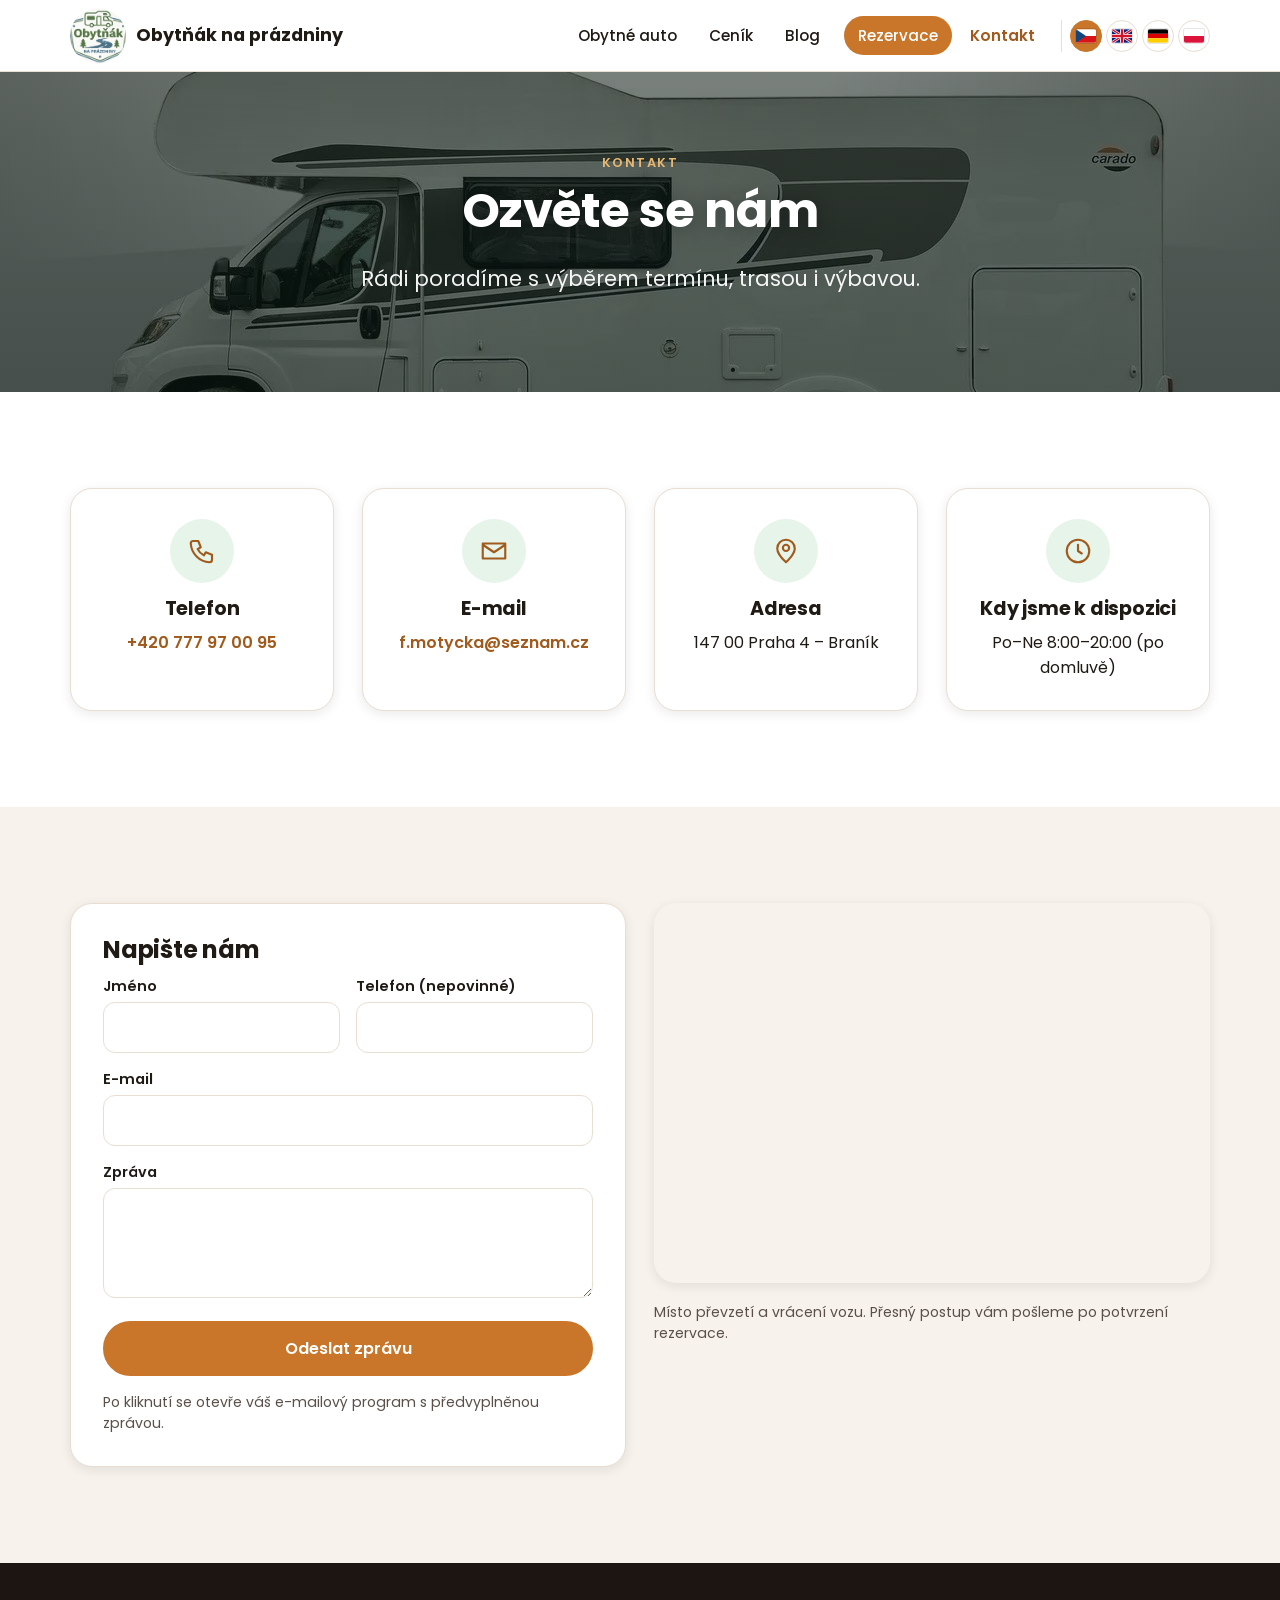
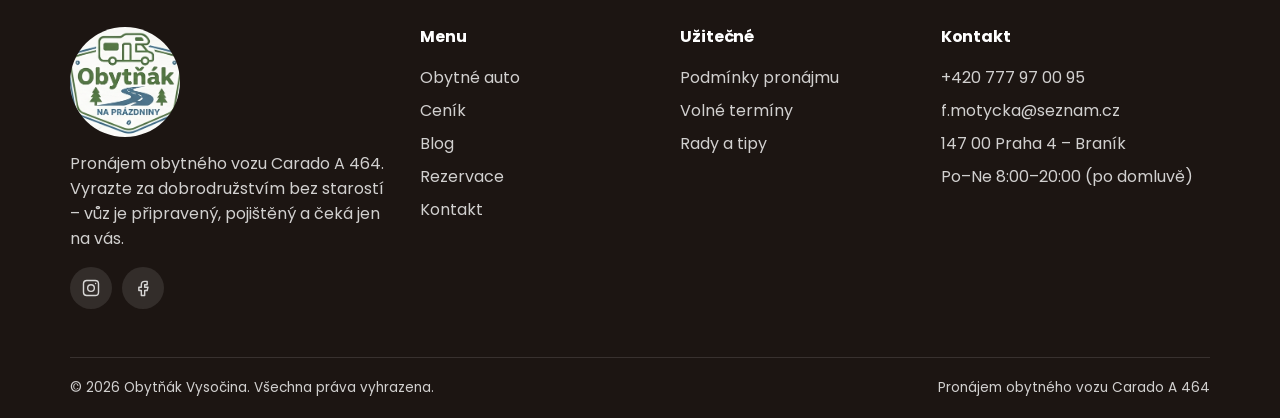
<file: kontakt.html>
﻿<!DOCTYPE html>
<html lang="cs">
<head>
  <meta charset="utf-8">
  <meta name="viewport" content="width=device-width, initial-scale=1">
  <title>Kontakt – Obytňák Vysočina – Carado A 464</title>
  <meta name="description" content="Kontakt na pronájem obytného vozu Carado A 464 – telefon, e-mail, adresa a kontaktní formulář.">
  <link rel="preconnect" href="https://fonts.googleapis.com">
  <link rel="preconnect" href="https://fonts.gstatic.com" crossorigin>
  <link href="https://fonts.googleapis.com/css2?family=Poppins:wght@400;500;600;700&display=swap" rel="stylesheet">
  <link rel="icon" href="src/logo.png"><link rel="stylesheet" href="css/style.css">
</head>
<body data-page="kontakt">
  <header class="site-header">
    <div class="wrap">
      <a class="logo" href="index.html" aria-label="Obytňák Vysočina – úvodní stránka">
        <img src="src/logo.png" alt="Obytňák Vysočina" width="56" height="56">
        <span class="logo-text" data-i18n="logo.tagline">Obytňák na prázdniny</span>
      </a>
      <button class="burger" aria-label="Menu" aria-expanded="false" aria-controls="nav"><span></span></button>
      <nav class="nav" id="nav">
        <a href="obytne-auto.html" data-i18n="nav.auto">Obytné auto</a>
        <a href="cenik.html" data-i18n="nav.pricing">Ceník</a>
        <a href="blog.html" data-i18n="nav.blog">Blog</a>
        <a href="rezervace.html" class="cta" data-i18n="nav.reservation">Rezervace</a>
        <a href="kontakt.html" class="active" aria-current="page" data-i18n="nav.contact">Kontakt</a>
        <span class="lang-switch"></span>
      </nav>
    </div>
  </header>

  <section class="hero small" style="background-image:url('src/carado-a464-ext-bok.jpg')">
    <div class="wrap">
      <span class="eyebrow" style="color:#e8b872" data-i18n="kontakt.eyebrow">Kontakt</span>
      <h1 data-i18n="kontakt.title">Ozvěte se nám</h1>
      <p class="lead" data-i18n="kontakt.lead">Rádi poradíme s výběrem termínu, trasou i výbavou.</p>
    </div>
  </section>

  <section class="section">
    <div class="wrap">
      <div class="grid g4">
        <div class="contact-card panel">
          <span class="ico"><svg viewBox="0 0 24 24" fill="none" stroke="currentColor" stroke-width="1.7" stroke-linecap="round" stroke-linejoin="round" aria-hidden="true"><path d="M5 4h4l2 5-2.5 1.5a11 11 0 005 5L15 13l5 2v4a2 2 0 01-2 2A16 16 0 013 6a2 2 0 012-2z"/></svg></span>
          <h3 data-i18n="kontakt.card.phone">Telefon</h3>
          <a href="tel:+420777970095">+420 777 97 00 95</a>
        </div>
        <div class="contact-card panel">
          <span class="ico"><svg viewBox="0 0 24 24" fill="none" stroke="currentColor" stroke-width="1.7" stroke-linecap="round" stroke-linejoin="round" aria-hidden="true"><path d="M3 6h18v12H3zM3 7l9 6 9-6"/></svg></span>
          <h3 data-i18n="kontakt.card.email">E-mail</h3>
          <a href="mailto:f.motycka@seznam.cz">f.motycka@seznam.cz</a>
        </div>
        <div class="contact-card panel">
          <span class="ico"><svg viewBox="0 0 24 24" fill="none" stroke="currentColor" stroke-width="1.7" stroke-linecap="round" stroke-linejoin="round" aria-hidden="true"><path d="M12 21s7-6.2 7-11a7 7 0 10-14 0c0 4.8 7 11 7 11zM12 12a2.5 2.5 0 100-5 2.5 2.5 0 000 5z"/></svg></span>
          <h3 data-i18n="kontakt.card.address">Adresa</h3>
          147 00 Praha 4 – Braník
        </div>
        <div class="contact-card panel">
          <span class="ico"><svg viewBox="0 0 24 24" fill="none" stroke="currentColor" stroke-width="1.7" stroke-linecap="round" stroke-linejoin="round" aria-hidden="true"><path d="M12 21a9 9 0 100-18 9 9 0 000 18zM12 7v5l3 2"/></svg></span>
          <h3 data-i18n="kontakt.card.hours">Kdy jsme k dispozici</h3>
          <span data-i18n="kontakt.card.hoursValue">Po–Ne 8:00–20:00 (po domluvě)</span>
        </div>
      </div>
    </div>
  </section>

  <section class="section alt">
    <div class="wrap">
      <div class="grid g2" style="align-items:start">
        <div class="panel">
          <h2 style="font-size:1.5rem" data-i18n="kontakt.form.title">Napište nám</h2>
          <form id="contactForm" data-owner-email="f.motycka@seznam.cz">
            <div class="row2">
              <div><label for="cname" data-i18n="kontakt.form.name">Jméno</label><input id="cname" name="name" autocomplete="name" required></div>
              <div><label for="cphone" data-i18n="kontakt.form.phone">Telefon (nepovinné)</label><input id="cphone" name="phone" type="tel" autocomplete="tel"></div>
            </div>
            <div><label for="cemail" data-i18n="kontakt.form.email">E-mail</label><input id="cemail" name="email" type="email" autocomplete="email" required></div>
            <div><label for="cmsg" data-i18n="kontakt.form.message">Zpráva</label><textarea id="cmsg" name="message" required></textarea></div>
            <button class="btn block" type="submit" data-i18n="kontakt.form.submit">Odeslat zprávu</button>
            <p class="note" style="margin:0" data-i18n="kontakt.note">Po kliknutí se otevře váš e-mailový program s předvyplněnou zprávou.</p>
          </form>
        </div>
        <div>
          <!-- MAPA: místo převzetí. Změníte v adrese za "q=" (název ulice a město). -->
          <iframe id="map" class="map" src="https://maps.google.com/maps?q=Praha%204%20-%20Bran%C3%ADk%2C%20147%2000&amp;hl=cs&amp;z=14&amp;output=embed" title="Mapa – místo převzetí vozu" loading="lazy"></iframe>
          <p class="note" data-i18n="kontakt.map.note">Místo převzetí a vrácení vozu. Přesný postup vám pošleme po potvrzení rezervace.</p>
        </div>
      </div>
    </div>
  </section>

  <footer class="site-footer">
    <!-- PATIČKA: stejný text je na každé stránce. Kontakty měňte na všech stránkách (hledejte telefon nebo e-mail). -->
    <div class="wrap">
      <div class="foot-grid">
        <div>
          <a class="logo footer-logo" href="index.html"><img src="src/logo.png" alt="Obytňák Vysočina" width="110" height="110"></a>
          <p data-i18n="footer.about">Pronájem obytného vozu Carado A 464. Vyrazte za dobrodružstvím bez starostí – vůz je připravený, pojištěný a čeká jen na vás.</p>
          <div class="socials">
            <a href="#" aria-label="Instagram" target="_blank" rel="noopener"><svg viewBox="0 0 24 24" fill="none" stroke="currentColor" stroke-width="1.7" stroke-linecap="round" stroke-linejoin="round" aria-hidden="true"><path d="M7 3h10a4 4 0 014 4v10a4 4 0 01-4 4H7a4 4 0 01-4-4V7a4 4 0 014-4zM12 16a4 4 0 100-8 4 4 0 000 8zM17.5 6.5h.01"/></svg></a>
            <a href="#" aria-label="Facebook" target="_blank" rel="noopener"><svg viewBox="0 0 24 24" fill="none" stroke="currentColor" stroke-width="1.7" stroke-linecap="round" stroke-linejoin="round" aria-hidden="true"><path d="M14 8h3V4h-3a4 4 0 00-4 4v3H7v4h3v6h4v-6h3l1-4h-4V8z"/></svg></a>
          </div>
        </div>
        <div>
          <h4 data-i18n="footer.menu">Menu</h4>
          <ul>
            <li><a href="obytne-auto.html" data-i18n="nav.auto">Obytné auto</a></li>
            <li><a href="cenik.html" data-i18n="nav.pricing">Ceník</a></li>
            <li><a href="blog.html" data-i18n="nav.blog">Blog</a></li>
            <li><a href="rezervace.html" data-i18n="nav.reservation">Rezervace</a></li>
            <li><a href="kontakt.html" data-i18n="nav.contact">Kontakt</a></li>
          </ul>
        </div>
        <div>
          <h4 data-i18n="footer.useful">Užitečné</h4>
          <ul>
            <li><a href="cenik.html#podminky" data-i18n="footer.useful.terms">Podmínky pronájmu</a></li>
            <li><a href="rezervace.html" data-i18n="footer.useful.dates">Volné termíny</a></li>
            <li><a href="blog.html" data-i18n="footer.useful.tips">Rady a tipy</a></li>
          </ul>
        </div>
        <div>
          <h4 data-i18n="footer.contact">Kontakt</h4>
          <ul>
            <li><a href="tel:+420777970095">+420 777 97 00 95</a></li>
            <li><a href="mailto:f.motycka@seznam.cz">f.motycka@seznam.cz</a></li>
            <li>147 00 Praha 4 – Braník</li>
            <li data-i18n="footer.hours">Po–Ne 8:00–20:00 (po domluvě)</li>
          </ul>
        </div>
      </div>
      <div class="copy">
        <span>© <span id="year">2026</span> Obytňák Vysočina. <span data-i18n="footer.rights">Všechna práva vyhrazena.</span></span>
        <span data-i18n="footer.rental">Pronájem obytného vozu Carado A 464</span>
      </div>
    </div>
  </footer>
  <script src="js/i18n.js"></script>
  <script src="js/main.js"></script>
</body>
</html>
</file>
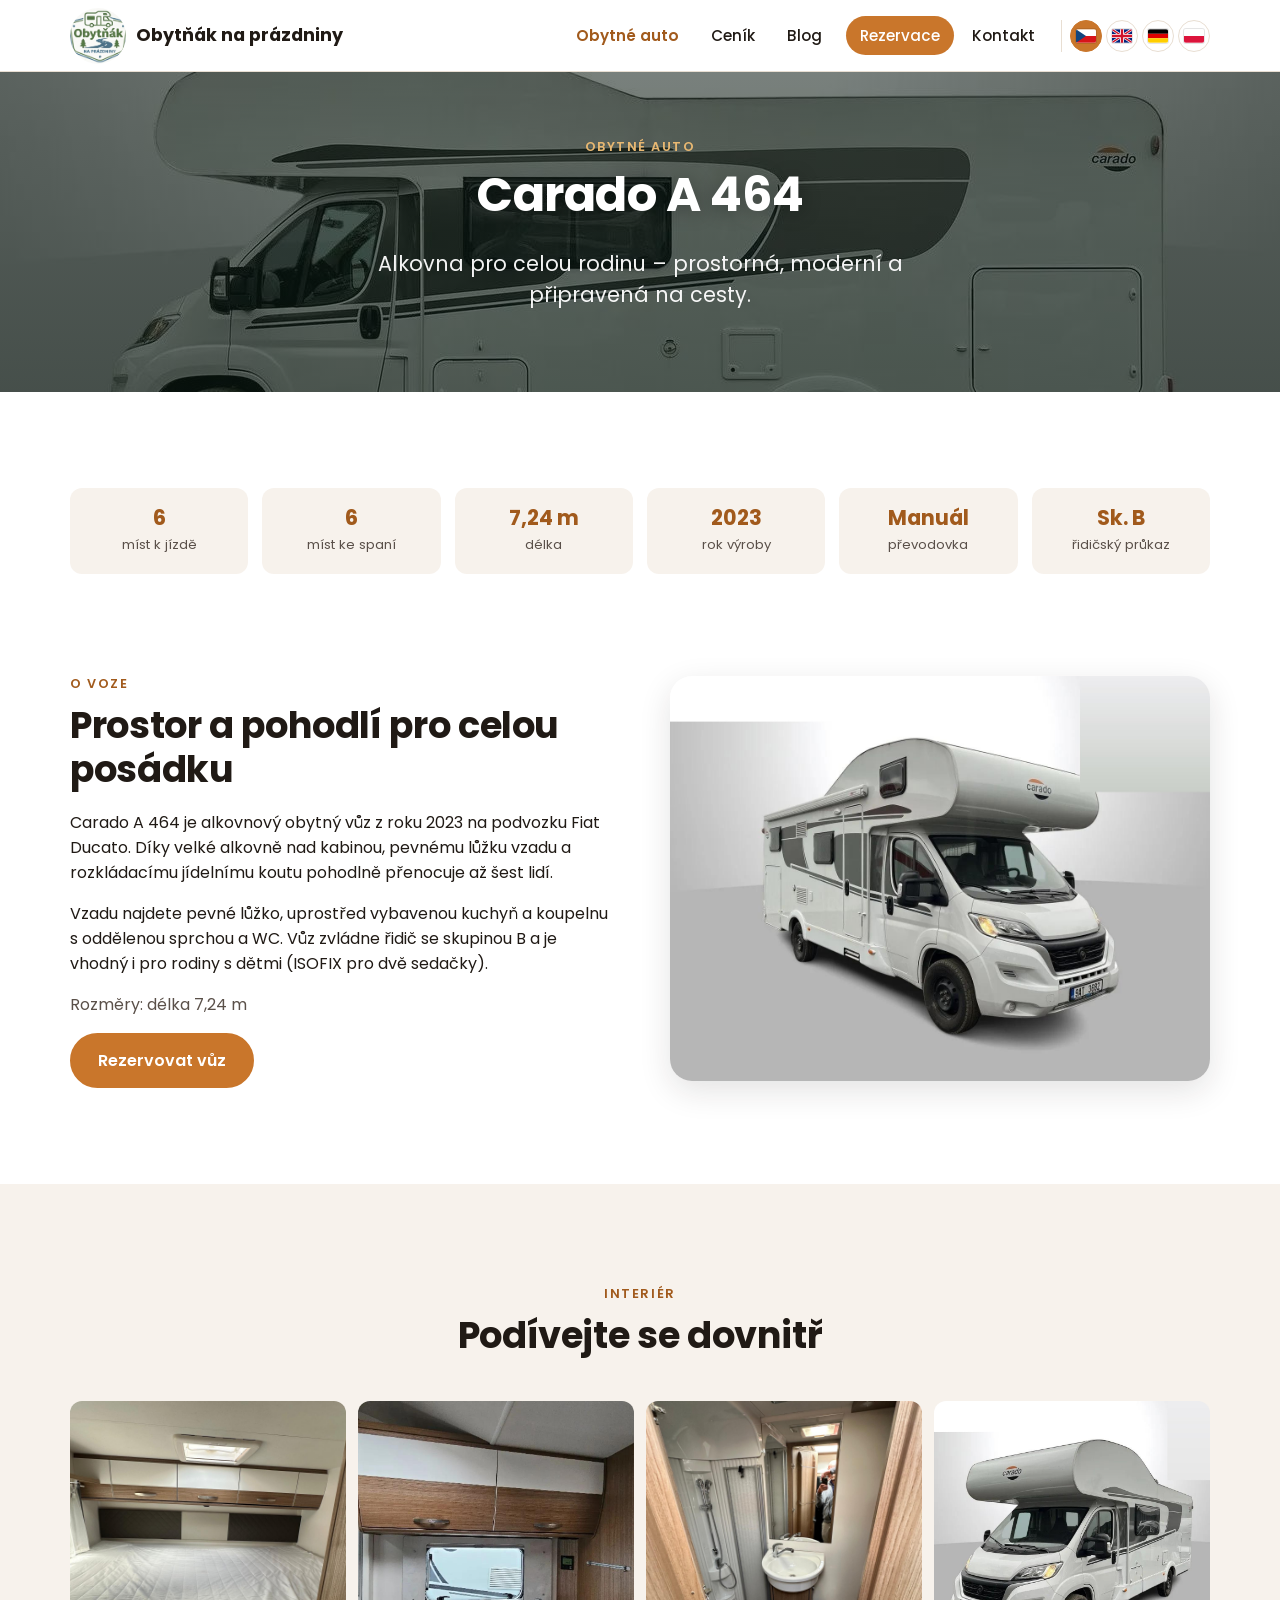
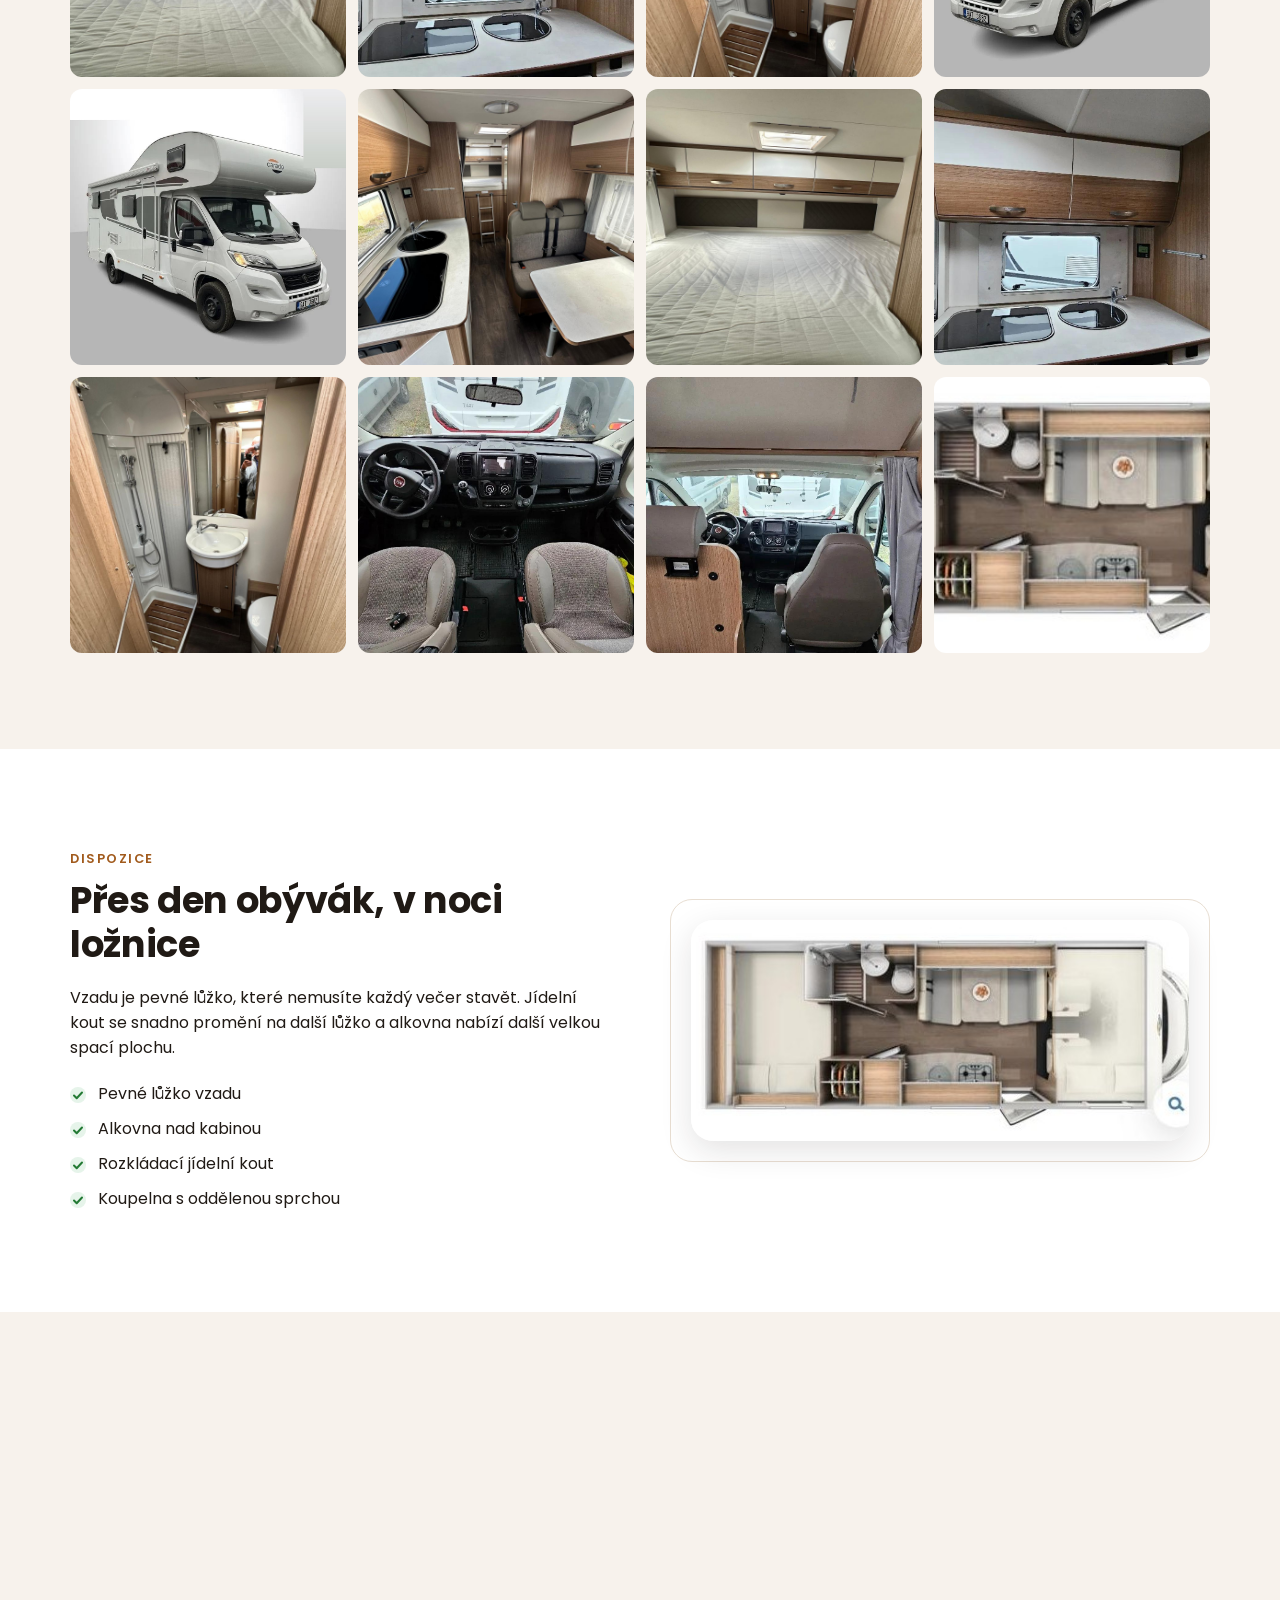
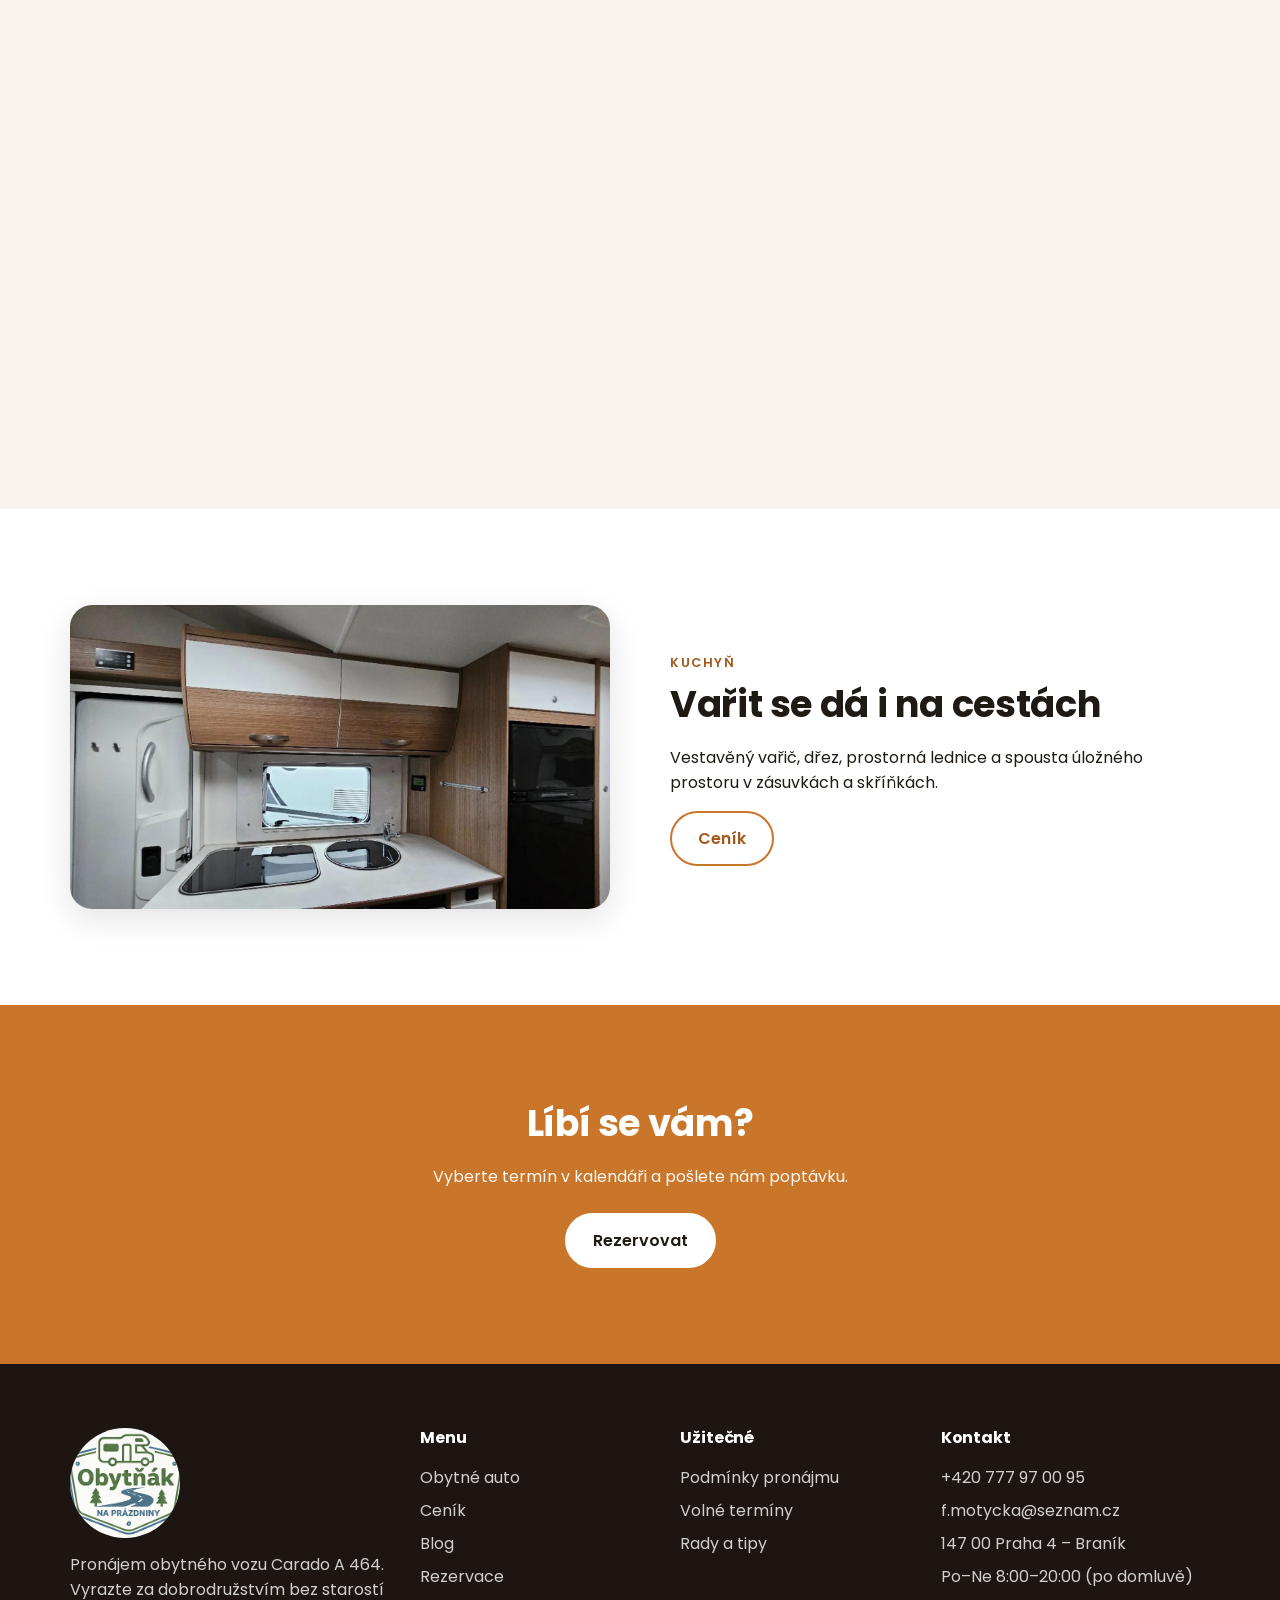
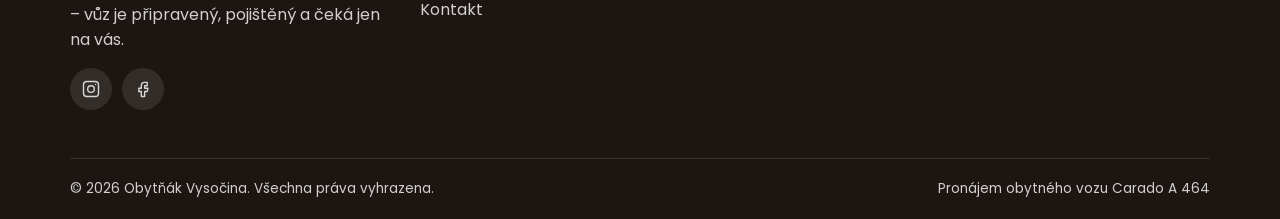
<file: obytne-auto.html>
﻿<!DOCTYPE html>
<html lang="cs">
<head>
  <meta charset="utf-8">
  <meta name="viewport" content="width=device-width, initial-scale=1">
  <title>Obytné auto Carado A 464 – Obytňák Vysočina</title>
  <meta name="description" content="Carado A 464 – alkovna pro 6 osob, rok výroby 2023, manuální převodovka, řidičský průkaz skupiny B. Kompletní výbava a dispozice.">
  <link rel="preconnect" href="https://fonts.googleapis.com">
  <link rel="preconnect" href="https://fonts.gstatic.com" crossorigin>
  <link href="https://fonts.googleapis.com/css2?family=Poppins:wght@400;500;600;700&display=swap" rel="stylesheet">
  <link rel="icon" href="src/logo.png"><link rel="stylesheet" href="css/style.css">
</head>
<body data-page="auto">
  <header class="site-header">
    <div class="wrap">
      <a class="logo" href="index.html" aria-label="Obytňák Vysočina – úvodní stránka">
        <img src="src/logo.png" alt="Obytňák Vysočina" width="56" height="56">
        <span class="logo-text" data-i18n="logo.tagline">Obytňák na prázdniny</span>
      </a>
      <button class="burger" aria-label="Menu" aria-expanded="false" aria-controls="nav"><span></span></button>
      <nav class="nav" id="nav">
        <a href="obytne-auto.html" class="active" aria-current="page" data-i18n="nav.auto">Obytné auto</a>
        <a href="cenik.html" data-i18n="nav.pricing">Ceník</a>
        <a href="blog.html" data-i18n="nav.blog">Blog</a>
        <a href="rezervace.html" class="cta" data-i18n="nav.reservation">Rezervace</a>
        <a href="kontakt.html" data-i18n="nav.contact">Kontakt</a>
        <span class="lang-switch"></span>
      </nav>
    </div>
  </header>

  <section class="hero small" style="background-image:url('src/carado-a464-ext-bok.jpg')">
    <div class="wrap">
      <span class="eyebrow" style="color:#e8b872" data-i18n="auto.eyebrow">Obytné auto</span>
      <h1 data-i18n="auto.hero.title">Carado A 464</h1>
      <p class="lead" data-i18n="auto.lead">Alkovna pro celou rodinu – prostorná, moderní a připravená na cesty.</p>
    </div>
  </section>

  <!-- PARAMETRY -->
  <section class="section" style="padding-bottom:0">
    <div class="wrap">
      <div class="specs">
        <div class="spec"><strong>6</strong><span data-i18n="auto.spec.seats">míst k jízdě</span></div>
        <div class="spec"><strong>6</strong><span data-i18n="auto.spec.sleep">míst ke spaní</span></div>
        <div class="spec"><strong>7,24 m</strong><span data-i18n="auto.spec.length">délka</span></div>
        <div class="spec"><strong>2023</strong><span data-i18n="auto.spec.year">rok výroby</span></div>
        <div class="spec"><strong>Manuál</strong><span data-i18n="auto.spec.gearbox">převodovka</span></div>
        <div class="spec"><strong>Sk. B</strong><span data-i18n="auto.spec.license">řidičský průkaz</span></div>
      </div>
    </div>
  </section>

  <!-- POPIS -->
  <section class="section">
    <div class="wrap split">
      <div>
        <span class="eyebrow" data-i18n="auto.about.eyebrow">O voze</span>
        <h2 data-i18n="auto.about.title">Prostor a pohodlí pro celou posádku</h2>
        <p data-i18n="auto.about.p1">Carado A 464 je alkovnový obytný vůz z roku 2023 na podvozku Fiat Ducato. Díky velké alkovně nad kabinou, pevnému lůžku vzadu a rozkládacímu jídelnímu koutu pohodlně přenocuje až šest lidí.</p>
        <p data-i18n="auto.about.p2">Vzadu najdete pevné lůžko, uprostřed vybavenou kuchyň a koupelnu s oddělenou sprchou a WC. Vůz zvládne řidič se skupinou B a je vhodný i pro rodiny s dětmi (ISOFIX pro dvě sedačky).</p>
        <p class="muted" data-i18n="auto.about.dimensions">Rozměry: délka 7,24 m</p>
        <a class="btn" href="rezervace.html" data-i18n="auto.cta.book">Rezervovat vůz</a>
      </div>
      <img src="src/carado-a464-ext-predek.jpg" alt="Carado A 464 zepředu" style="max-height:600px;object-fit:cover;object-position:center 65%">
    </div>
  </section>

  <!-- INTERIÉR -->
  <section class="section alt">
    <div class="wrap">
      <div class="section-head">
        <span class="eyebrow" data-i18n="auto.interior.eyebrow">Interiér</span>
        <h2 data-i18n="auto.interior.title">Podívejte se dovnitř</h2>
      </div>
      <div class="strip">
          <a href="src/carado-a464-int-loznice.jpg" data-lb data-caption="Pevné lůžko vzadu"><img src="src/carado-a464-int-loznice.jpg" alt="Ložnice" loading="lazy"><span data-i18n="auto.gallery.bedroom">Pevné lůžko vzadu</span></a>
          <a href="src/carado-a464-int-kuchyn.jpg" data-lb data-caption="Kuchyňský kout"><img src="src/carado-a464-int-kuchyn.jpg" alt="Kuchyňský kout" loading="lazy"><span data-i18n="auto.gallery.kitchen">Kuchyňský kout</span></a>
          <a href="src/carado-a464-int-koupelna.jpg" data-lb data-caption="Koupelna s oddělenou sprchou"><img src="src/carado-a464-int-koupelna.jpg" alt="Koupelna" loading="lazy"><span data-i18n="auto.gallery.bathroom">Koupelna s oddělenou sprchou</span></a>
          <a href="src/carado-a464-ext-predek-2.jpg" data-lb data-caption="Alkovna nad kabinou"><img src="src/carado-a464-ext-predek-2.jpg" alt="Alkovna nad kabinou" loading="lazy"><span data-i18n="auto.gallery.alkove">Alkovna nad kabinou</span></a>
          <a href="src/carado-a464-ext-predek.jpg" data-lb data-cat="ext" data-caption="Carado A 464 – pohled zepředu"><img src="src/carado-a464-ext-predek.jpg" alt="Carado A 464 zepředu" loading="lazy"><span data-i18n="auto.gallery.front">Pohled zepředu</span></a>
          <a href="src/carado-a464-int-celkovy-pohled.jpg" data-lb data-cat="int" data-caption="Celkový pohled do interiéru"><img src="src/carado-a464-int-celkovy-pohled.jpg" alt="Interiér vozu – kuchyň, jídelní kout a ložnice" loading="lazy"><span data-i18n="auto.gallery.interior">Interiér vozu</span></a>
          <a href="src/carado-a464-int-loznice.jpg" data-lb data-cat="int" data-caption="Pevné lůžko vzadu"><img src="src/carado-a464-int-loznice.jpg" alt="Ložnice" loading="lazy"><span data-i18n="auto.gallery.bedroom">Ložnice</span></a>
          <a href="src/carado-a464-int-kuchyn.jpg" data-lb data-cat="int" data-caption="Kuchyňský kout"><img src="src/carado-a464-int-kuchyn.jpg" alt="Kuchyňský kout" loading="lazy"><span data-i18n="auto.gallery.kitchen">Kuchyň</span></a>
          <a href="src/carado-a464-int-koupelna.jpg" data-lb data-cat="int" data-caption="Koupelna s oddělenou sprchou"><img src="src/carado-a464-int-koupelna.jpg" alt="Koupelna" loading="lazy"><span data-i18n="auto.gallery.bathroom">Koupelna</span></a>
          <a href="src/carado-a464-int-kabina.jpg" data-lb data-cat="int" data-caption="Kabina řidiče"><img src="src/carado-a464-int-kabina.jpg" alt="Kabina řidiče" loading="lazy"><span data-i18n="auto.equip.cabin">Kabina řidiče</span></a>
          <a href="src/carado-a464-int-kabina-zavesy.jpg" data-lb data-cat="int" data-caption="Pohled do kabiny"><img src="src/carado-a464-int-kabina-zavesy.jpg" alt="Pohled do kabiny" loading="lazy"><span data-i18n="auto.gallery.cabinview">Pohled do kabiny</span></a>
          <a href="src/pudorys-carado-a464.jpg" data-lb data-cat="plan" data-caption="Půdorys vozu – uspořádání lůžek, kuchyně a koupelny"><img src="src/pudorys-carado-a464.jpg" alt="Půdorys vozu shora – alkovna, sedačky, kuchyň, koupelna a zadní lůžko" loading="lazy"><span data-i18n="auto.gallery.floorplan">Půdorys vozu</span></a>

      </div>
    </div>
  </section>

  <!-- DISPOZICE -->
  <section class="section">
    <div class="wrap split rev">
      <div class="plan"><img src="src/pudorys-carado-a464.jpg" alt="Půdorys vozu shora – alkovna, sedačky, kuchyň, koupelna a zadní lůžko" loading="lazy"></div>
      <div>
        <span class="eyebrow" data-i18n="auto.layout.eyebrow">Dispozice</span>
        <h2 data-i18n="auto.layout.title">Přes den obývák, v noci ložnice</h2>
        <p data-i18n="auto.layout.text">Vzadu je pevné lůžko, které nemusíte každý večer stavět. Jídelní kout se snadno promění na další lůžko a alkovna nabízí další velkou spací plochu.</p>
        <ul class="ticks">
          <li data-i18n="auto.layout.li.fixed">Pevné lůžko vzadu</li>
          <li data-i18n="auto.layout.li.alkove">Alkovna nad kabinou</li>
          <li data-i18n="auto.layout.li.dining">Rozkládací jídelní kout</li>
          <li data-i18n="auto.layout.li.shower">Koupelna s oddělenou sprchou</li>
        </ul>
      </div>
    </div>
  </section>

  <!-- VÝBAVA -->
  <section class="section alt">
    <div class="wrap">
      <div class="section-head">
        <span class="eyebrow" data-i18n="auto.equip.eyebrow">Výbava</span>
        <h2 data-i18n="auto.equip.title">Na co se můžete těšit</h2>
      </div>
      <div class="grid g3">
        <div class="equip">
          <h3><span><svg viewBox="0 0 24 24" fill="none" stroke="currentColor" stroke-width="1.7" stroke-linecap="round" stroke-linejoin="round" aria-hidden="true"><path d="M2 16V8a2 2 0 012-2h11a3 3 0 013 3v1h1.5A2.5 2.5 0 0122 12.5V16M2 16h2.5M9.5 16h5M19.5 16H22M7 18.5a2.5 2.5 0 100-5 2.5 2.5 0 000 5zM17 18.5a2.5 2.5 0 100-5 2.5 2.5 0 000 5zM6 10h6"/></svg></span><span data-i18n="auto.equip.cabin">Kabina řidiče</span></h3>
          <ul class="ticks">
            <li data-i18n="auto.equip.cabin.1">Automatická klimatizace</li>
            <li data-i18n="auto.equip.cabin.2">Parkovací kamera a senzory</li>
            <li data-i18n="auto.equip.cabin.3">Tempomat a rádio</li>
            <li data-i18n="auto.equip.cabin.4">Airbag řidiče a spolujezdce</li>
            <li data-i18n="auto.equip.cabin.5">ABS + ESP</li>
            <li data-i18n="auto.equip.cabin.6">ISOFIX pro dvě sedačky</li>
          </ul>
        </div>
        <div class="equip">
          <h3><span><svg viewBox="0 0 24 24" fill="none" stroke="currentColor" stroke-width="1.7" stroke-linecap="round" stroke-linejoin="round" aria-hidden="true"><path d="M3 19V6M3 15h18v4M21 15v-3a3 3 0 00-3-3h-7v6M7 12.5a1.5 1.5 0 100-3 1.5 1.5 0 000 3z"/></svg></span><span data-i18n="auto.equip.living">Obytná část</span></h3>
          <ul class="ticks">
            <li data-i18n="auto.equip.living.1">Klimatizace Dometic FreshJet FJZ4 2200</li>
            <li data-i18n="auto.equip.living.2">Plynové topení Truma Combi 6 s 10l bojlerem</li>
            <li data-i18n="auto.equip.living.3">Izolovaná odpadní nádrž</li>
            <li data-i18n="auto.equip.living.4">Koupelna s oddělenou sprchou a WC</li>
            <li data-i18n="auto.equip.living.5">Lednice, vařič a dřez</li>
            <li data-i18n="auto.equip.living.6">Čalounění Arctica</li>
            <li data-i18n="auto.equip.living.7">Záruka těsnosti nástavby 7 let</li>
            <li data-i18n="auto.equip.living.8">Zatemnění oken a moskytiéry</li>
            <li data-i18n="auto.equip.living.9">Zásuvky 230 V, 12 V a USB</li>
          </ul>
        </div>
        <div class="equip">
          <h3><span><svg viewBox="0 0 24 24" fill="none" stroke="currentColor" stroke-width="1.7" stroke-linecap="round" stroke-linejoin="round" aria-hidden="true"><path d="M12 16a4 4 0 100-8 4 4 0 000 8zM12 2v3M12 19v3M2 12h3M19 12h3M5 5l2 2M17 17l2 2M5 19l2-2M17 7l2-2"/></svg></span><span data-i18n="auto.equip.outside">Venku a příslušenství</span></h3>
          <ul class="ticks">
            <li data-i18n="auto.equip.outside.1">Prostorná garáž, nosnost 150 kg</li>
            <li data-i18n="auto.equip.outside.2">Markýza s LED osvětlením</li>
            <li data-i18n="auto.equip.outside.3">Solární panely + přídavná baterie</li>
            <li data-i18n="auto.equip.outside.4">Nosič na 4 kola</li>
            <li data-i18n="auto.equip.outside.5">Vyrovnávací klíny</li>
            <li data-i18n="auto.equip.outside.6">Hadice na vodu, prodlužovací kabel</li>
            <li data-i18n="auto.equip.outside.7">Základní nářadí</li>
          </ul>
        </div>
      </div>
    </div>
  </section>

  <!-- KUCHYŇ -->
  <section class="section">
    <div class="wrap split">
      <img src="src/carado-a464-int-kuchyn.jpg" alt="Kuchyň v obytném voze" loading="lazy">
      <div>
        <span class="eyebrow" data-i18n="auto.kitchen.eyebrow">Kuchyň</span>
        <h2 data-i18n="auto.kitchen.title">Vařit se dá i na cestách</h2>
        <p data-i18n="auto.kitchen.text">Vestavěný vařič, dřez, prostorná lednice a spousta úložného prostoru v zásuvkách a skříňkách.</p>
        <a class="btn ghost" href="cenik.html" data-i18n="auto.kitchen.cta">Ceník</a>
      </div>
    </div>
  </section>

  <section class="section cta-band">
    <div class="wrap">
      <h2 data-i18n="auto.cta2.title">Líbí se vám?</h2>
      <p data-i18n="auto.cta2.text">Vyberte termín v kalendáři a pošlete nám poptávku.</p>
      <a class="btn light" href="rezervace.html" data-i18n="auto.cta2.button">Rezervovat</a>
    </div>
  </section>

  <footer class="site-footer">
    <!-- PATIČKA: stejný text je na každé stránce. Kontakty měňte na všech stránkách (hledejte telefon nebo e-mail). -->
    <div class="wrap">
      <div class="foot-grid">
        <div>
          <a class="logo footer-logo" href="index.html"><img src="src/logo.png" alt="Obytňák Vysočina" width="110" height="110"></a>
          <p data-i18n="footer.about">Pronájem obytného vozu Carado A 464. Vyrazte za dobrodružstvím bez starostí – vůz je připravený, pojištěný a čeká jen na vás.</p>
          <div class="socials">
            <a href="#" aria-label="Instagram" target="_blank" rel="noopener"><svg viewBox="0 0 24 24" fill="none" stroke="currentColor" stroke-width="1.7" stroke-linecap="round" stroke-linejoin="round" aria-hidden="true"><path d="M7 3h10a4 4 0 014 4v10a4 4 0 01-4 4H7a4 4 0 01-4-4V7a4 4 0 014-4zM12 16a4 4 0 100-8 4 4 0 000 8zM17.5 6.5h.01"/></svg></a>
            <a href="#" aria-label="Facebook" target="_blank" rel="noopener"><svg viewBox="0 0 24 24" fill="none" stroke="currentColor" stroke-width="1.7" stroke-linecap="round" stroke-linejoin="round" aria-hidden="true"><path d="M14 8h3V4h-3a4 4 0 00-4 4v3H7v4h3v6h4v-6h3l1-4h-4V8z"/></svg></a>
          </div>
        </div>
        <div>
          <h4 data-i18n="footer.menu">Menu</h4>
          <ul>
            <li><a href="obytne-auto.html" data-i18n="nav.auto">Obytné auto</a></li>
            <li><a href="cenik.html" data-i18n="nav.pricing">Ceník</a></li>
            <li><a href="blog.html" data-i18n="nav.blog">Blog</a></li>
            <li><a href="rezervace.html" data-i18n="nav.reservation">Rezervace</a></li>
            <li><a href="kontakt.html" data-i18n="nav.contact">Kontakt</a></li>
          </ul>
        </div>
        <div>
          <h4 data-i18n="footer.useful">Užitečné</h4>
          <ul>
            <li><a href="cenik.html#podminky" data-i18n="footer.useful.terms">Podmínky pronájmu</a></li>
            <li><a href="rezervace.html" data-i18n="footer.useful.dates">Volné termíny</a></li>
            <li><a href="blog.html" data-i18n="footer.useful.tips">Rady a tipy</a></li>
          </ul>
        </div>
        <div>
          <h4 data-i18n="footer.contact">Kontakt</h4>
          <ul>
            <li><a href="tel:+420777970095">+420 777 97 00 95</a></li>
            <li><a href="mailto:f.motycka@seznam.cz">f.motycka@seznam.cz</a></li>
            <li>147 00 Praha 4 – Braník</li>
            <li data-i18n="footer.hours">Po–Ne 8:00–20:00 (po domluvě)</li>
          </ul>
        </div>
      </div>
      <div class="copy">
        <span>© <span id="year">2026</span> Obytňák Vysočina. <span data-i18n="footer.rights">Všechna práva vyhrazena.</span></span>
        <span data-i18n="footer.rental">Pronájem obytného vozu Carado A 464</span>
      </div>
    </div>
  </footer>
  <script src="js/i18n.js"></script>
  <script src="js/main.js"></script>
  <script>
    (function () {
      var btn = document.getElementById('galleryToggle');
      var panel = document.getElementById('galeriePlna');
      if (!btn || !panel) return;
      function openGallery() {
        panel.hidden = false;
        btn.setAttribute('aria-expanded', 'true');
        btn.textContent = 'Skrýt fotogalerii';
      }
      btn.addEventListener('click', function () {
        var isHidden = panel.hidden;
        panel.hidden = !isHidden;
        btn.setAttribute('aria-expanded', String(isHidden));
        btn.textContent = isHidden ? 'Skrýt fotogalerii' : 'Celá fotogalerie';
        if (isHidden) panel.scrollIntoView({ behavior: 'smooth', block: 'start' });
      });
      if (location.hash === '#galerie-full') openGallery();
    })();
  </script>
</body>
</html>
</file>
<file: css/style.css>
/* ==========================================================
   Obytňák Vysočina – Praha – pronájem obytného vozu
   Redesign: teplá amber/antracitová paleta inspirovaná Prahou,
   kontrastní nadpisové písmo, větší zaoblení a měkčí stíny.
   ========================================================== */

:root {
  --green: #c9762b;
  --green-dark: #a15a1c;
  --ink: #201a15;
  --ink-soft: #5a5049;
  --bg: #ffffff;
  --bg-alt: #f7f2ec;
  --line: #e8ded2;
  --footer: #1c1512;
  --radius: 22px;
  --radius-sm: 12px;
  --shadow: 0 10px 32px rgba(32, 26, 21, .12);
  --shadow-sm: 0 3px 12px rgba(32, 26, 21, .09);
  --wrap: 1180px;
  --header-h: 72px;
}

*, *::before, *::after { box-sizing: border-box; }
html { scroll-behavior: smooth; -webkit-text-size-adjust: 100%; }
body {
  margin: 0;
  font-family: "Poppins", system-ui, -apple-system, "Segoe UI", Roboto, Arial, sans-serif;
  color: var(--ink);
  background: var(--bg);

  font-size: 16px;
}
img { max-width: 100%; display: block; }
a { color: var(--green-dark); }
h1, h2, h3, h4 { line-height: 1.2; margin: 0 0 .5em; font-weight: 700; letter-spacing: -.01em; }
h1 { font-size: clamp(2rem, 5vw, 3.4rem); }
h2 { font-size: clamp(1.6rem, 3.4vw, 2.3rem); }
h3 { font-size: 1.2rem; }
p { margin: 0 0 1em; }
[hidden] { display: none !important; }

.wrap { width: 100%; max-width: var(--wrap); margin: 0 auto; padding: 0 20px; }
.section { padding: clamp(48px, 8vw, 96px) 0; }
.section.alt { background: var(--bg-alt); }
.section-head { text-align: center; max-width: 720px; margin: 0 auto 44px; }
.section-head p { color: var(--ink-soft); }
.eyebrow { display: inline-block; font-size: .8rem; font-weight: 600; letter-spacing: .12em; text-transform: uppercase; color: var(--green-dark); margin-bottom: 10px; }
.muted { color: var(--ink-soft); }
.center { text-align: center; }

/* ---------- Tlačítka ---------- */
.btn {
  display: inline-flex; align-items: center; justify-content: center; gap: 8px;
  padding: 13px 26px; border-radius: 999px; border: 2px solid var(--green);
  background: var(--green); color: #fff; font: inherit; font-weight: 600;
  text-decoration: none; cursor: pointer; transition: background .2s, transform .2s, color .2s;
}
.btn:hover { background: var(--green-dark); border-color: var(--green-dark); transform: translateY(-1px); }
.btn.ghost { background: transparent; color: var(--green-dark); }
.btn.ghost:hover { background: var(--green); color: #fff; }
.btn.light { background: #fff; border-color: #fff; color: var(--ink); }
.btn.light:hover { background: var(--bg-alt); border-color: var(--bg-alt); }
.btn.outline-light { background: transparent; border-color: #fff; color: #fff; }
.btn.outline-light:hover { background: #fff; color: var(--ink); }
.btn.block { width: 100%; }

/* ---------- Hlavička ---------- */
.site-header {
  position: sticky; top: 0; z-index: 100; height: var(--header-h);
  background: rgba(255, 255, 255, .96); backdrop-filter: blur(8px);
  border-bottom: 1px solid var(--line);
}
.site-header .wrap { height: 100%; display: flex; align-items: center; justify-content: space-between; gap: 16px; }
.logo { display: flex; align-items: center; gap: 10px; text-decoration: none; color: var(--ink); font-weight: 700; font-size: 1.25rem; }
.logo svg { width: 34px; height: 34px; color: var(--green); flex: none; }
.logo img { width: 56px; height: 56px; border-radius: 50%; object-fit: cover; }
.footer-logo img { width: 110px; height: 110px; background: #fff; }
.logo small { display: block; font-size: .68rem; font-weight: 500; color: var(--ink-soft); letter-spacing: .04em; line-height: 1.1; }
.logo-text { font-size: 1.1rem; line-height: 1.15; }
@media (max-width: 560px) { .logo-text { font-size: .95rem; } }
@media (max-width: 420px) { .logo-text { display: none; } }
.nav { display: flex; align-items: center; gap: 4px; }
.lang-switch { display: flex; align-items: center; gap: 4px; margin-left: 8px; padding-left: 8px; border-left: 1px solid var(--line); }
.lang-switch button { display: flex; align-items: center; justify-content: center; border: 1.5px solid var(--line); background: #fff; padding: 6px; width: 32px; height: 32px; border-radius: 50%; cursor: pointer; transition: all .2s; }
.lang-switch button .flag { font-size: 1rem; line-height: 1; display: inline-flex; }
.lang-switch button .flag svg { display: block; border-radius: 2px; box-shadow: 0 0 0 1px rgba(0,0,0,.1); }
.lang-switch button:hover { border-color: var(--green); }
.lang-switch button.on { background: var(--green); border-color: var(--green); color: #fff; }
@media (max-width: 900px) { .lang-switch { margin-left: 0; padding-left: 0; border-left: 0; border-top: 1px solid var(--line); padding-top: 12px; margin-top: 8px; justify-content: center; } }
.nav a { padding: 8px 14px; border-radius: 999px; text-decoration: none; color: var(--ink); font-weight: 500; font-size: .95rem; transition: background .2s, color .2s; }
.nav a:hover { background: var(--bg-alt); }
.nav a.active { color: var(--green-dark); font-weight: 600; }
.nav a.cta { background: var(--green); color: #fff; margin-left: 6px; }
.nav a.cta:hover { background: var(--green-dark); }
.burger { display: none; width: 44px; height: 44px; border: 0; background: transparent; cursor: pointer; border-radius: 10px; }
.burger span, .burger span::before, .burger span::after { display: block; width: 24px; height: 2.5px; background: var(--ink); border-radius: 2px; position: relative; margin: 0 auto; transition: transform .25s, background .25s; content: ""; }
.burger span::before { position: absolute; top: -7px; left: 0; }
.burger span::after { position: absolute; top: 7px; left: 0; }
.burger[aria-expanded="true"] span { background: transparent; }
.burger[aria-expanded="true"] span::before { transform: translateY(7px) rotate(45deg); }
.burger[aria-expanded="true"] span::after { transform: translateY(-7px) rotate(-45deg); }

@media (max-width: 900px) {
  .burger { display: block; }
  .nav {
    position: fixed; inset: var(--header-h) 0 auto 0; flex-direction: column; align-items: stretch;
    background: #fff; padding: 12px 20px 24px; border-bottom: 1px solid var(--line);
    box-shadow: var(--shadow); transform: translateY(-120%); visibility: hidden;
    transition: transform .3s, visibility .3s; max-height: calc(100vh - var(--header-h)); overflow-y: auto;
  }
  .nav.open { transform: none; visibility: visible; }
  .nav a { padding: 14px 12px; font-size: 1.05rem; border-bottom: 1px solid var(--line); border-radius: 0; }
  .nav a.cta { margin: 14px 0 0; text-align: center; border-radius: 999px; border: 0; }
}

/* ---------- Hero ---------- */
.hero {
  position: relative; color: #fff; display: flex; align-items: center;
  min-height: min(82vh, 720px); background: #1b2a22 center / cover no-repeat;
}
.hero::before { content: ""; position: absolute; inset: 0; background: linear-gradient(90deg, rgba(10, 24, 17, .78) 0%, rgba(10, 24, 17, .35) 70%, rgba(10, 24, 17, .15) 100%); }
.hero .wrap { position: relative; padding-top: 60px; padding-bottom: 60px; }
.hero h1 { max-width: 780px; text-shadow: 0 2px 20px rgba(0, 0, 0, .3); }
.hero p.lead { font-size: clamp(1.05rem, 2vw, 1.3rem); max-width: 620px; opacity: .95; }
.hero .actions { display: flex; flex-wrap: wrap; gap: 12px; margin-top: 28px; }
.hero-badges { display: flex; flex-wrap: wrap; gap: 10px; margin-top: 32px; }
.hero-badges span { background: rgba(255, 255, 255, .16); border: 1px solid rgba(255, 255, 255, .3); backdrop-filter: blur(4px); padding: 6px 14px; border-radius: 999px; font-size: .88rem; }
.hero.small { min-height: 320px; }
.hero.small::before { background: linear-gradient(180deg, rgba(10, 24, 17, .55), rgba(10, 24, 17, .65)); }
.hero.small .wrap { text-align: center; }
.hero.small h1 { margin-left: auto; margin-right: auto; font-size: clamp(2rem, 4.6vw, 3rem); }
.hero.small p.lead { margin-left: auto; margin-right: auto; }

/* ---------- Mřížky ---------- */
.grid { display: grid; gap: 28px; }
.g3 { grid-template-columns: repeat(3, 1fr); }
.g4 { grid-template-columns: repeat(4, 1fr); }
.g2 { grid-template-columns: repeat(2, 1fr); }
@media (max-width: 900px) { .g3, .g4 { grid-template-columns: repeat(2, 1fr); } }
@media (max-width: 600px) { .g2, .g3, .g4 { grid-template-columns: 1fr; } .grid { gap: 20px; } }

/* Tři ikony */
.pillar { text-align: center; padding: 8px 12px; }
.pillar .ico { width: 84px; height: 84px; margin: 0 auto 18px; border-radius: 50%; background: #e6f4ea; color: var(--green-dark); display: grid; place-items: center; }
.pillar .ico svg { width: 40px; height: 40px; }
.pillar p { color: var(--ink-soft); }

/* Osm výhod */
.benefits { display: grid; grid-template-columns: repeat(4, 1fr); gap: 20px; }
.benefit { background: #fff; border: 1px solid var(--line); border-radius: var(--radius); padding: 26px 16px; text-align: center; transition: transform .2s, box-shadow .2s; }
.benefit:hover { transform: translateY(-4px); box-shadow: var(--shadow); }
.benefit svg { width: 42px; height: 42px; color: var(--green); margin: 0 auto 12px; }
.benefit strong { display: block; font-size: .98rem; line-height: 1.3; }
.benefit span { font-size: .85rem; color: var(--ink-soft); }
@media (max-width: 900px) { .benefits { grid-template-columns: repeat(2, 1fr); } }
@media (max-width: 420px) { .benefits { gap: 12px; } .benefit { padding: 20px 10px; } }

/* Karta vozu */
.card { background: #fff; border-radius: var(--radius); overflow: hidden; box-shadow: var(--shadow); display: flex; flex-direction: column; border: 1px solid var(--line); }
.card .thumb { aspect-ratio: 16 / 10; overflow: hidden; }
.card .thumb img { width: 100%; height: 100%; object-fit: cover; transition: transform .5s; }
.card:hover .thumb img { transform: scale(1.05); }
.card .body { padding: 22px; display: flex; flex-direction: column; gap: 6px; flex: 1; }
.card .body p { color: var(--ink-soft); margin-bottom: 8px; }
.card .price { font-size: 1.15rem; font-weight: 700; color: var(--green-dark); }
.card .body .btn { margin-top: auto; }

.featured { display: grid; grid-template-columns: 1.2fr 1fr; gap: 0; background: #fff; border-radius: var(--radius); overflow: hidden; box-shadow: var(--shadow); border: 1px solid var(--line); }
.featured .pic { min-height: 340px; background: center / cover no-repeat; }
.featured .info { padding: clamp(24px, 4vw, 48px); display: flex; flex-direction: column; justify-content: center; }
.chips { display: flex; flex-wrap: wrap; gap: 8px; margin: 12px 0 20px; }
.chips span { background: var(--bg-alt); border-radius: 999px; padding: 5px 14px; font-size: .88rem; font-weight: 500; }
@media (max-width: 800px) { .featured { grid-template-columns: 1fr; } .featured .pic { min-height: 240px; } }

/* Kroky rezervace */
.steps { display: grid; grid-template-columns: repeat(5, 1fr); gap: 18px; counter-reset: s; }
.step { text-align: center; position: relative; padding: 0 6px; }
.step .ico { width: 72px; height: 72px; border-radius: 50%; margin: 0 auto 14px; background: var(--green); color: #fff; display: grid; place-items: center; position: relative; }
.step .ico svg { width: 32px; height: 32px; }
.step .ico::after { counter-increment: s; content: counter(s); position: absolute; top: -4px; right: -4px; width: 26px; height: 26px; border-radius: 50%; background: var(--ink); color: #fff; font-size: .8rem; font-weight: 700; display: grid; place-items: center; }
.step h3 { font-size: 1rem; }
.step p { font-size: .88rem; color: var(--ink-soft); margin: 0; }
@media (max-width: 900px) { .steps { grid-template-columns: repeat(2, 1fr); } }
@media (max-width: 480px) { .steps { grid-template-columns: 1fr; } }

/* Texturovaná sekce */
.texture { background: linear-gradient(rgba(16, 32, 26, .86), rgba(16, 32, 26, .86)), url("../src/Grossglockner-Hochalpenstrasse-35c513e7-828b-4444-861d-616a0269dcc5.webp") center / cover fixed; color: #fff; text-align: center; }
.texture .section-head p { color: rgba(255, 255, 255, .85); }
.texture .eyebrow { color: #7bd88f; }
@media (hover: none) { .texture { background-attachment: scroll; } }

/* Blog karty */
.post { background: #fff; border-radius: var(--radius); overflow: hidden; border: 1px solid var(--line); box-shadow: var(--shadow-sm); display: flex; flex-direction: column; }
.post img { width: 100%; aspect-ratio: 16 / 9; object-fit: cover; }
.post .body { padding: 22px; display: flex; flex-direction: column; flex: 1; }
.post .meta { font-size: .82rem; color: var(--ink-soft); margin-bottom: 6px; }
.post h3 { margin-bottom: .4em; }
.post details summary { cursor: pointer; font-weight: 600; color: var(--green-dark); list-style: none; margin-top: auto; padding-top: 6px; }
.post details summary::-webkit-details-marker { display: none; }
.post details summary::after { content: " →"; }
.post details[open] summary::after { content: " ↑"; }
.post details .full { margin-top: 12px; padding-top: 12px; border-top: 1px solid var(--line); }
.post details .full p, .post details .full li { color: var(--ink); }

.post h3 a { color: inherit; text-decoration: none; }
.post h3 a:hover { color: var(--green-dark); }
.post > a img { transition: transform .5s; }
.post > a { overflow: hidden; display: block; }
.post:hover > a img { transform: scale(1.04); }
.post .more { margin-top: auto; padding-top: 6px; font-weight: 600; text-decoration: none; color: var(--green-dark); }
.post .more:hover { text-decoration: underline; }
.post[hidden] { display: none; }

/* Článek */
.article-page { padding-top: clamp(32px, 5vw, 56px); }
.article-wrap { max-width: 800px; }
.article-wrap .back { display: block; width: fit-content; margin-bottom: 20px; font-weight: 600; text-decoration: none; }
.article-wrap .back:hover { text-decoration: underline; }
.article-wrap h1 { font-size: clamp(1.9rem, 4.4vw, 2.8rem); }
.lead-text { font-size: 1.15rem; color: var(--ink-soft); }
.article-wrap .cover { width: 100%; aspect-ratio: 16 / 9; object-fit: cover; border-radius: var(--radius); margin: 24px 0 32px; box-shadow: var(--shadow); }
.article { font-size: 1.05rem; }
.article h2 { font-size: 1.45rem; margin: 1.8em 0 .5em; }
.article ul, .article ol { padding-left: 1.3em; margin: 0 0 1.2em; }
.article li { margin-bottom: .55em; }
.article .tip { background: #e6f4ea; border-left: 4px solid var(--green); border-radius: 0 var(--radius-sm) var(--radius-sm) 0; padding: 16px 20px; margin: 1.6em 0; }
.article-cta { display: flex; align-items: center; justify-content: space-between; gap: 20px; flex-wrap: wrap; background: var(--bg-alt); border-radius: var(--radius); padding: 24px; margin: 40px 0 28px; }
.pager { display: grid; grid-template-columns: 1fr 1fr; gap: 16px; }
.pager a { display: block; padding: 16px 18px; border: 1px solid var(--line); border-radius: var(--radius-sm); text-decoration: none; color: var(--ink); transition: border-color .2s, box-shadow .2s; }
.pager a:hover { border-color: var(--green); box-shadow: var(--shadow-sm); }
.pager a.r { text-align: right; }
.pager small { display: block; color: var(--green-dark); font-weight: 600; margin-bottom: 2px; }
.pager span { font-weight: 500; font-size: .95rem; line-height: 1.3; }
@media (max-width: 560px) { .pager { grid-template-columns: 1fr; } .pager a.r { text-align: left; } }

/* CTA pruh */
.cta-band { background: var(--green); color: #fff; text-align: center; }
.cta-band p { max-width: 620px; margin: 0 auto 24px; opacity: .95; }

/* ---------- Galerie ---------- */
.filters { display: flex; flex-wrap: wrap; justify-content: center; gap: 8px; margin-bottom: 32px; }
.filters button { border: 1.5px solid var(--line); background: #fff; padding: 8px 20px; border-radius: 999px; font: inherit; font-weight: 500; cursor: pointer; transition: all .2s; }
.filters button:hover { border-color: var(--green); }
.filters button.on { background: var(--green); border-color: var(--green); color: #fff; }
.gallery { columns: 3; column-gap: 16px; }
.gallery a { display: block; margin: 0 0 16px; border-radius: var(--radius-sm); overflow: hidden; break-inside: avoid; position: relative; box-shadow: var(--shadow-sm); }
.gallery a img { width: 100%; height: auto; transition: transform .5s; }
.gallery a:hover img { transform: scale(1.04); }
.gallery a span { position: absolute; left: 0; right: 0; bottom: 0; padding: 26px 14px 10px; color: #fff; font-size: .88rem; background: linear-gradient(transparent, rgba(0, 0, 0, .65)); opacity: 0; transition: opacity .25s; }
.gallery a:hover span, .gallery a:focus-visible span { opacity: 1; }
@media (hover: none) { .gallery a span { opacity: 1; } }
@media (max-width: 800px) { .gallery { columns: 2; } }
@media (max-width: 480px) { .gallery { columns: 1; } }

.strip { display: grid; grid-template-columns: repeat(4, 1fr); gap: 12px; }
.strip a { border-radius: var(--radius-sm); overflow: hidden; aspect-ratio: 1; display: block; }
.strip img { width: 100%; height: 100%; object-fit: cover; transition: transform .4s; }
.strip a:hover img { transform: scale(1.06); }
@media (max-width: 700px) { .strip { grid-template-columns: repeat(2, 1fr); } }

/* Lightbox */
.lb { position: fixed; inset: 0; z-index: 500; background: rgba(6, 14, 10, .93); display: none; align-items: center; justify-content: center; padding: 56px 12px 64px; touch-action: pan-y; }
.lb.open { display: flex; }
.lb img { max-width: 100%; max-height: 100%; border-radius: 8px; object-fit: contain; }
.lb .cap { position: absolute; left: 0; right: 0; bottom: 18px; text-align: center; color: #fff; font-size: .95rem; padding: 0 60px; }
.lb button { position: absolute; background: rgba(255, 255, 255, .14); border: 0; color: #fff; width: 46px; height: 46px; border-radius: 50%; font-size: 1.5rem; cursor: pointer; transition: background .2s; display: grid; place-items: center; }
.lb button:hover { background: rgba(255, 255, 255, .3); }
.lb .x { top: 12px; right: 12px; }
.lb .prev { left: 10px; top: 50%; transform: translateY(-50%); }
.lb .next { right: 10px; top: 50%; transform: translateY(-50%); }
@media (max-width: 600px) { .lb .prev, .lb .next { top: auto; bottom: 10px; transform: none; } .lb .cap { bottom: 66px; padding: 0 12px; } }

/* ---------- Vůz ---------- */
.specs { display: grid; grid-template-columns: repeat(6, 1fr); gap: 14px; }
.spec { background: var(--bg-alt); border-radius: var(--radius-sm); padding: 18px 10px; text-align: center; }
.spec strong { display: block; font-size: 1.3rem; color: var(--green-dark); line-height: 1.2; }
.spec span { font-size: .82rem; color: var(--ink-soft); }
@media (max-width: 900px) { .specs { grid-template-columns: repeat(3, 1fr); } }
@media (max-width: 480px) { .specs { grid-template-columns: repeat(2, 1fr); } }

.split { display: grid; grid-template-columns: 1fr 1fr; gap: clamp(24px, 5vw, 60px); align-items: center; }
.split img { border-radius: var(--radius); box-shadow: var(--shadow); width: 100%; }
.split.rev > :first-child { order: 2; }
@media (max-width: 800px) { .split { grid-template-columns: 1fr; } .split.rev > :first-child { order: 0; } }

.equip { background: #fff; border: 1px solid var(--line); border-radius: var(--radius); padding: 26px; }
.equip h3 { display: flex; align-items: center; gap: 10px; }
.equip h3 svg { width: 26px; height: 26px; color: var(--green); }
.ticks { list-style: none; padding: 0; margin: 0; }
.ticks li { padding: 5px 0 5px 28px; position: relative; }
.ticks li::before { content: ""; position: absolute; left: 0; top: 11px; width: 16px; height: 16px; border-radius: 50%; background: #e6f4ea url("data:image/svg+xml,%3Csvg xmlns='http://www.w3.org/2000/svg' viewBox='0 0 16 16'%3E%3Cpath d='M4 8.5l2.7 2.7L12 5.5' fill='none' stroke='%23237a34' stroke-width='2' stroke-linecap='round' stroke-linejoin='round'/%3E%3C/svg%3E") center / 100% no-repeat; }
.plan { background: #fff; border-radius: var(--radius); padding: 20px; border: 1px solid var(--line); text-align: center; }
.plan img { margin: 0 auto; max-height: 460px; width: auto; }

/* ---------- Ceník ---------- */
.table-wrap { overflow-x: auto; border-radius: var(--radius); border: 1px solid var(--line); background: #fff; box-shadow: var(--shadow-sm); }
table { width: 100%; border-collapse: collapse; min-width: 480px; }
th, td { padding: 15px 20px; text-align: left; border-bottom: 1px solid var(--line); }
thead th { background: var(--ink); color: #fff; font-weight: 600; }
tbody tr:last-child td { border-bottom: 0; }
tbody tr:nth-child(even) { background: var(--bg-alt); }
td.num, th.num { text-align: right; white-space: nowrap; font-weight: 600; }
.season-dot { display: inline-block; width: 12px; height: 12px; border-radius: 50%; margin-right: 8px; }
.note { font-size: .88rem; color: var(--ink-soft); margin-top: 12px; }
.info-box { background: #e6f4ea; border-left: 4px solid var(--green); padding: 16px 20px; border-radius: 0 var(--radius-sm) var(--radius-sm) 0; }

/* ---------- Formuláře / rezervace ---------- */
.res-layout { display: grid; grid-template-columns: 1.1fr 1fr; gap: 32px; align-items: start; }
@media (max-width: 960px) { .res-layout { grid-template-columns: 1fr; } }
.panel { background: #fff; border: 1px solid var(--line); border-radius: var(--radius); padding: clamp(20px, 3vw, 32px); box-shadow: var(--shadow-sm); }
.cal-frame { width: 100%; height: 520px; border: 0; border-radius: var(--radius-sm); background: var(--bg-alt); }
.cal-empty { height: 320px; display: grid; place-items: center; text-align: center; padding: 24px; background: var(--bg-alt); border: 2px dashed var(--line); border-radius: var(--radius-sm); color: var(--ink-soft); }
.legend { display: flex; flex-wrap: wrap; gap: 14px; font-size: .88rem; color: var(--ink-soft); margin-top: 14px; }
.legend i { display: inline-block; width: 12px; height: 12px; border-radius: 50%; margin-right: 6px; vertical-align: -1px; }

form { display: grid; gap: 16px; }
.row2 { display: grid; grid-template-columns: 1fr 1fr; gap: 16px; }
@media (max-width: 520px) { .row2 { grid-template-columns: 1fr; } }
label { font-weight: 600; font-size: .9rem; display: block; margin-bottom: 5px; }
input, select, textarea {
  width: 100%; font: inherit; color: var(--ink); padding: 12px 14px; border: 1.5px solid var(--line);
  border-radius: var(--radius-sm); background: #fff; transition: border-color .2s, box-shadow .2s;
}
input:focus, select:focus, textarea:focus { outline: none; border-color: var(--green); box-shadow: 0 0 0 3px rgba(47, 158, 68, .18); }
textarea { min-height: 110px; resize: vertical; }
.check { display: flex; align-items: center; gap: 10px; font-weight: 500; cursor: pointer; padding: 10px 12px; border: 1.5px solid var(--line); border-radius: var(--radius-sm); margin: 0; }
.check input { width: 20px; height: 20px; accent-color: var(--green); flex: none; }
.check small { margin-left: auto; color: var(--ink-soft); white-space: nowrap; }
.err { color: #b3261e; font-size: .88rem; min-height: 1.2em; margin: 0; }
.field-err { min-height: 0; margin-top: 4px; }
input[aria-invalid="true"] { border-color: #b3261e; }
input[aria-invalid="true"]:focus { box-shadow: 0 0 0 3px rgba(179, 38, 30, .18); }
fieldset.extras { border: 0; margin: 0; padding: 0; display: grid; gap: 8px; }
fieldset.extras legend { font-weight: 600; font-size: .9rem; padding: 0; margin-bottom: 8px; }

.summary { background: var(--ink); color: #fff; border-radius: var(--radius); padding: 22px; }
.summary h3 { margin-bottom: 12px; }
.summary ul { list-style: none; margin: 0 0 14px; padding: 0; font-size: .92rem; }
.summary li { display: flex; justify-content: space-between; gap: 12px; padding: 6px 0; border-bottom: 1px solid rgba(255, 255, 255, .12); }
.summary .total { display: flex; justify-content: space-between; font-size: 1.3rem; font-weight: 700; color: #7bd88f; }
.summary small { display: block; margin-top: 8px; opacity: .7; }

/* ---------- Kontakt ---------- */
.contact-card { text-align: center; padding: 30px 20px; }
.contact-card .ico { width: 64px; height: 64px; margin: 0 auto 14px; border-radius: 50%; background: #e6f4ea; color: var(--green-dark); display: grid; place-items: center; }
.contact-card .ico svg { width: 30px; height: 30px; }
.contact-card a { font-weight: 600; text-decoration: none; word-break: break-word; }
.map { width: 100%; height: 380px; border: 0; border-radius: var(--radius); box-shadow: var(--shadow-sm); }

/* ---------- Patička ---------- */
.site-footer { background: var(--footer); color: rgba(255, 255, 255, .8); padding: 64px 0 0; }
.site-footer h4 { color: #fff; font-size: 1rem; margin-bottom: 14px; }
.site-footer a { color: rgba(255, 255, 255, .8); text-decoration: none; }
.site-footer a:hover { color: #7bd88f; }
.foot-grid { display: grid; grid-template-columns: 1.4fr 1fr 1fr 1.2fr; gap: 36px; }
.foot-grid ul { list-style: none; margin: 0; padding: 0; }
.foot-grid li { padding: 4px 0; }
.foot-grid .logo { color: #fff; margin-bottom: 14px; }
.foot-grid .logo svg { color: #7bd88f; }
.socials { display: flex; gap: 10px; margin-top: 16px; }
.socials a { width: 42px; height: 42px; border-radius: 50%; background: rgba(255, 255, 255, .1); display: grid; place-items: center; transition: background .2s; }
.socials a:hover { background: var(--green); color: #fff; }
.socials svg { width: 20px; height: 20px; }
.copy { margin-top: 48px; padding: 20px 0; border-top: 1px solid rgba(255, 255, 255, .12); font-size: .85rem; display: flex; flex-wrap: wrap; justify-content: space-between; gap: 8px; }
@media (max-width: 900px) { .foot-grid { grid-template-columns: 1fr 1fr; } }
@media (max-width: 520px) { .foot-grid { grid-template-columns: 1fr; } }

/* Pohyb – jemné zobrazení při scrollu */
.reveal { opacity: 0; transform: translateY(24px); transition: opacity .7s, transform .7s; }
.reveal.in { opacity: 1; transform: none; }
@media (prefers-reduced-motion: reduce) {
  html { scroll-behavior: auto; }
  .reveal { opacity: 1; transform: none; transition: none; }
  * { transition-duration: .01ms !important; }
}

/* ---- Blog bez JavaScriptu: článek se zobrazí, když je v adrese #jeho-id ---- */
.article-page { display: none; scroll-margin-top: var(--header-h); }
.article-page:target { display: block; }
body:has(.article-page:target) #blogHero,
body:has(.article-page:target) #blogList { display: none; }

/* ---- Tabulka sazeb pro kalkulačku v rezervaci ---- */
details.price-data { margin-top: 20px; border-top: 1px solid var(--line); padding-top: 14px; }
details.price-data summary { cursor: pointer; font-weight: 600; color: var(--green-dark); }
details.price-data .table-wrap { margin-top: 12px; box-shadow: none; }
details.price-data table { min-width: 420px; font-size: .85rem; }
details.price-data th, details.price-data td { padding: 8px 10px; }

/* ---- Rezervace: přehled obsazenosti (jen čtení, VOLNO / OBSAZENO) ---- */
.avail { user-select: none; }
.av-head { display: flex; align-items: center; justify-content: space-between; margin-bottom: 10px; }
.av-title { text-transform: capitalize; font-size: 1.05rem; }
.av-nav { width: 40px; height: 40px; border-radius: var(--radius-sm); border: 1px solid var(--line); background: #fff; font-size: 1.3rem; line-height: 1; cursor: pointer; color: var(--ink); }
.av-nav:hover:not(:disabled) { border-color: var(--green); color: var(--green-dark); }
.av-nav:disabled { opacity: .35; cursor: default; }
.av-grid { display: grid; grid-template-columns: repeat(7, 1fr); gap: 4px; }
.av-dow { text-align: center; font-size: .78rem; font-weight: 600; color: var(--ink-soft); padding: 4px 0; }
.av-day { aspect-ratio: 1; display: grid; place-items: center; border-radius: 8px; font-size: .9rem; }
button.av-day { border: 0; padding: 0; font: inherit; font-size: .9rem; cursor: pointer; }
.av-free { background: #f3f4f1; color: var(--ink); }
button.av-free:hover { background: #dff1e3; }
button.av-free:focus-visible { outline: 2px solid var(--green-dark); outline-offset: 1px; }
.av-busy { background: #4285f4; color: #fff; font-weight: 600; }
.av-past { color: #b9bdb5; }
.av-sel, button.av-free.av-sel:hover { background: var(--green); color: #fff; font-weight: 600; }
.av-empty { visibility: hidden; }
.av-note { min-height: 1.3em; margin: 10px 0 0; font-size: .88rem; color: var(--ink-soft); }
@media (max-width: 480px) { .av-grid { gap: 3px; } .av-day { font-size: .82rem; border-radius: 6px; } }
</file>
